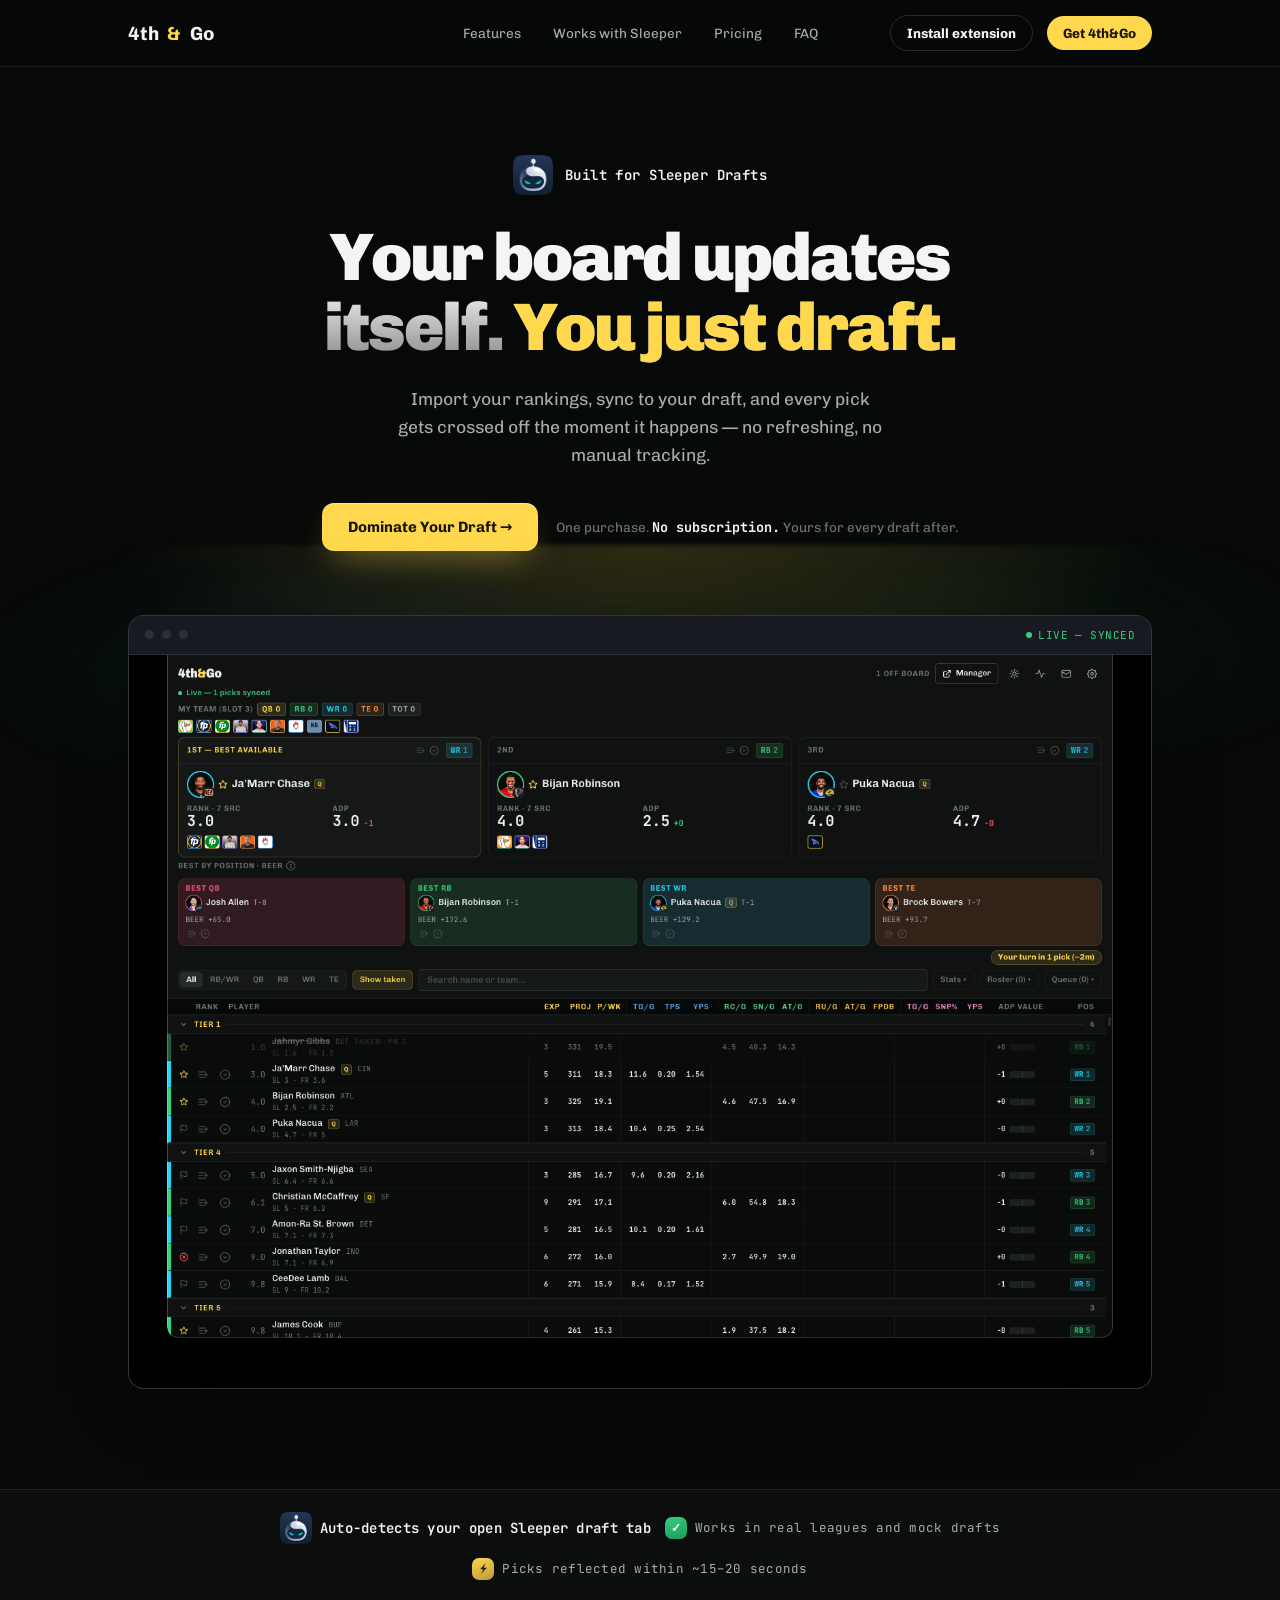
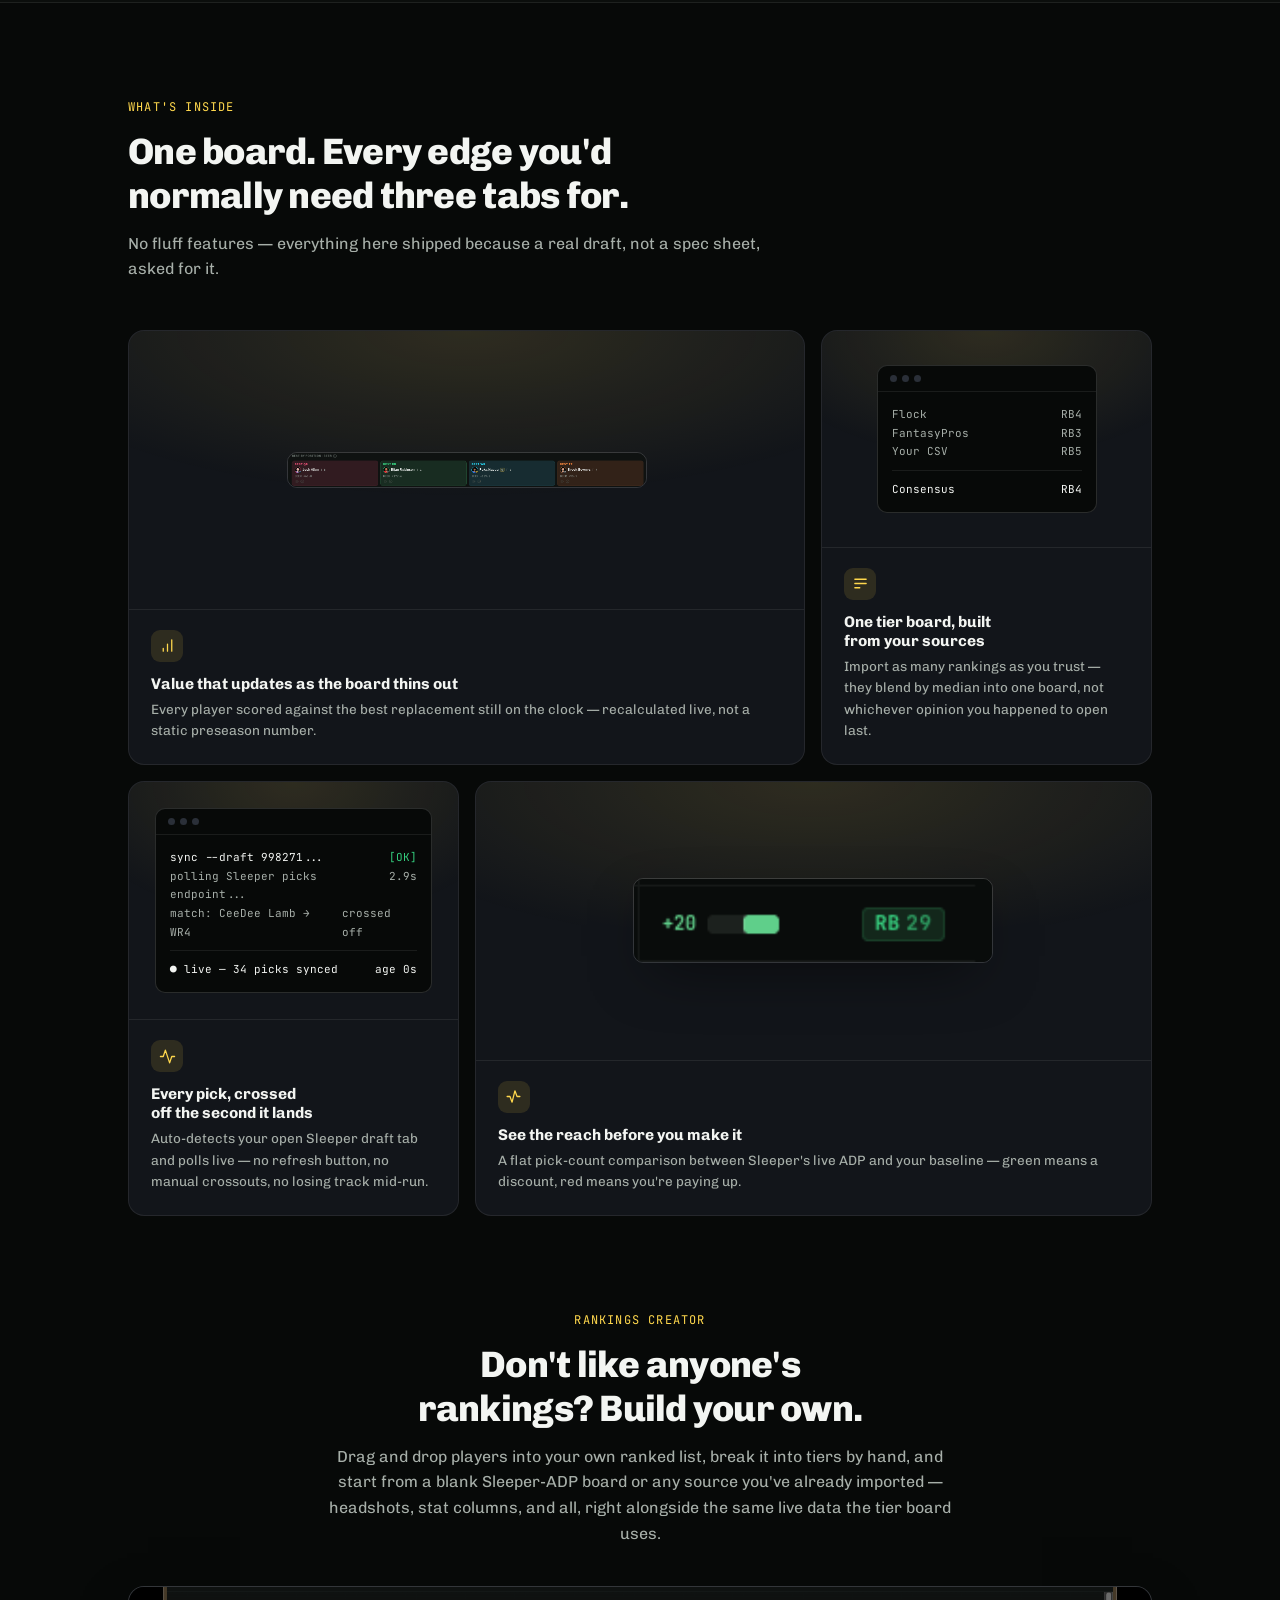
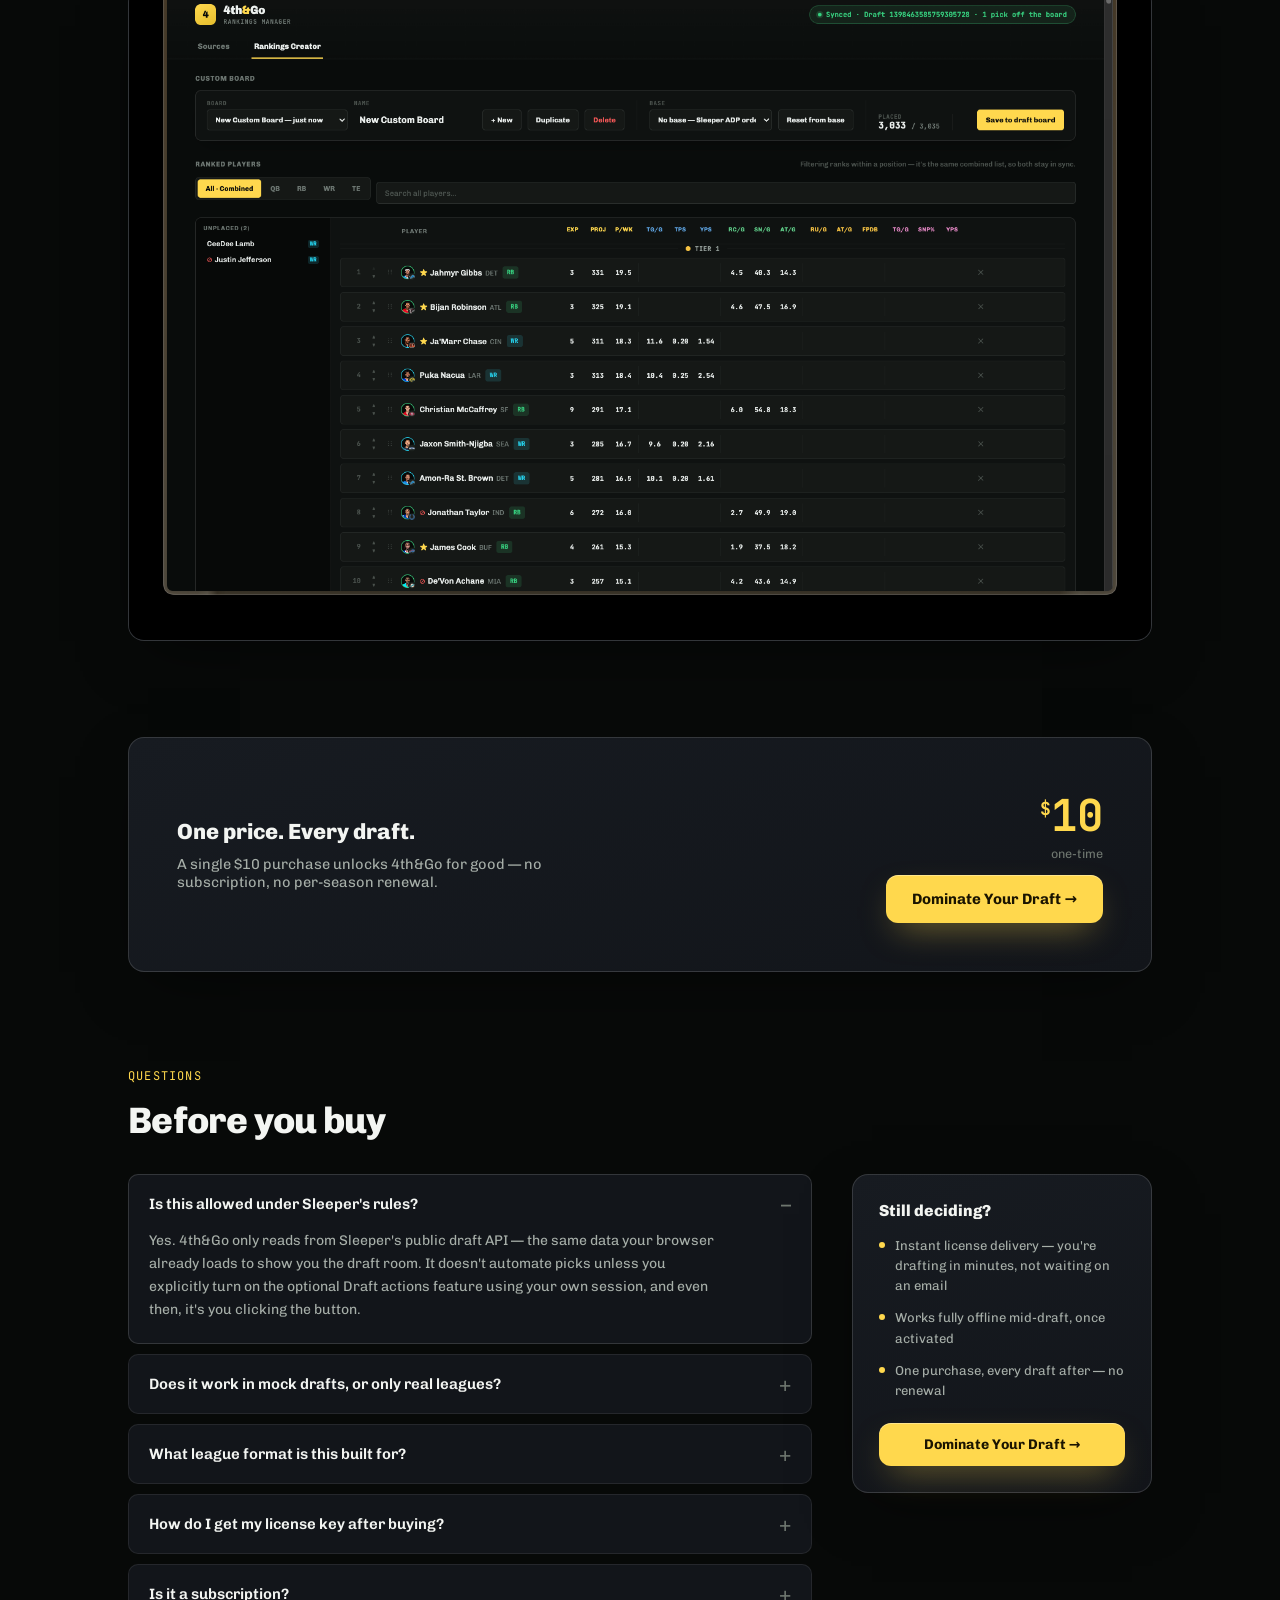
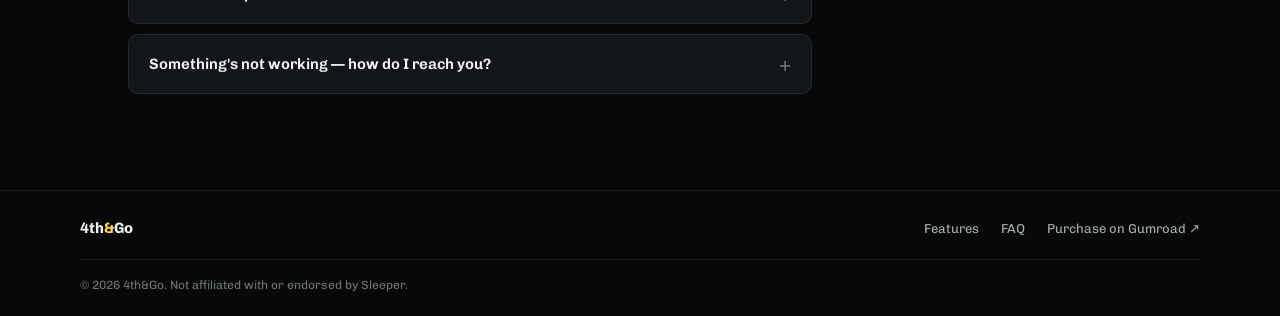
<file: index.html>
<!DOCTYPE html>
<html lang="en">
<head>
<meta charset="UTF-8">
<meta name="viewport" content="width=device-width, initial-scale=1">
<title>4th&Go</title>
<style>
/* ---------- Design plan ----------
   Color: committing to one visual world — the app's own dark ink/chalk
   "war room" palette (already shipped in the extension, see claude.md),
   not re-invented for marketing. Single-theme by choice, painted explicitly.
     --ink-950 #070908  --ink-800 #12151A  --ink-700 #1B1F26  --ink-500 #2A2F38
     --chalk   #FFD84D  (the one accent — everything else stays quiet)
     --text-hi #F3F5F2  --text-mid #A7AFA9  --text-dim #6E766F
     signal: --qb #F4527A --rb #35D07F --wr #22D3EE --te #FF8A3D
   Type: Chivo (display + body) / JetBrains Mono (data, ADP, tiers) — the
   exact pairing already live in the product, reused rather than swapped for
   a "marketing" face.
   Layout: a single-column editorial scroll — hero with the live board demo
   as its own centerpiece (not a screenshot bolted beside the headline),
   then a feature run, a Sleeper-compatibility strip, pricing, footer.
------------------------------------ */
@import url('https://fonts.googleapis.com/css2?family=Chivo:ital,wght@0,400;0,500;0,700;0,900;1,400&family=JetBrains+Mono:wght@400;500;700&display=swap');

:root{
  --ink-950:#070908; --ink-900:#0B0E0C; --ink-800:#12151A; --ink-750:#171B21;
  --ink-700:#1B1F26; --ink-600:#232830; --ink-500:#2A2F38; --ink-400:#3A4048;
  --line: rgba(255,255,255,.08); --line-strong: rgba(255,255,255,.14);
  --chalk:#FFD84D; --chalk-dim:#B99A3B; --chalk-a12: rgba(255,216,77,.12);
  --text-hi:#F3F5F2; --text-mid:#A7AFA9; --text-dim:#6E766F;
  --qb:#F4527A; --rb:#35D07F; --wr:#22D3EE; --te:#FF8A3D;
  --radius-sm:6px; --radius-md:10px; --radius-lg:16px;
  --shadow-card: 0 20px 60px -20px rgba(0,0,0,.6);
  --ease-out: cubic-bezier(0.23,1,0.32,1);
  --font-display: "Chivo", system-ui, sans-serif;
  --font-mono: "JetBrains Mono", ui-monospace, monospace;
}
*{box-sizing:border-box;}
html{background:var(--ink-950); scroll-behavior:smooth;}
/* Anchor targets need this — without it, a jump lands the section's true
   top flush with the viewport top, but the sticky nav then overlaps the
   first ~66px of it, which reads as "scrolled too far." */
#features, #sleeper, #pricing, #faq{ scroll-margin-top:82px; }
@media (prefers-reduced-motion: reduce){ html{ scroll-behavior:auto; } }
body{
  margin:0; background:var(--ink-950); color:var(--text-hi);
  font-family:var(--font-display); -webkit-font-smoothing:antialiased;
  overflow-x:hidden;
}
img,svg{max-width:100%;}
.wrap{max-width:1120px; margin:0 auto; padding:0 clamp(20px,4vw,48px);}
a{color:inherit;}
h1,h2,h3{text-wrap:balance; margin:0;}
p{margin:0;}

/* ---------- nav ---------- */
.nav{
  position:sticky; top:0; z-index:40; backdrop-filter:blur(14px) saturate(140%);
  background:rgba(7,9,8,.72); border-bottom:1px solid var(--line);
}
.navRow{ position:relative; display:flex; align-items:center; justify-content:space-between; height:66px; }
.brand{ display:flex; align-items:center; gap:9px; font-weight:700; font-size:19px; letter-spacing:-.01em; }
.brand .amp{ color:var(--chalk); }
.navLinks{
  display:flex; align-items:center; gap:32px; position:absolute; left:50%; top:50%;
  transform:translate(-50%,-50%);
}
.navLinks a{
  font-size:13.5px; color:var(--text-mid); text-decoration:none; transition:color 160ms var(--ease-out);
}
.navLinks a:hover{ color:var(--text-hi); }
.navRight{ display:flex; align-items:center; gap:14px; }
.navCta{
  display:inline-flex; align-items:center; gap:8px; background:var(--chalk); color:#1a1400;
  font-weight:700; font-size:13.5px; padding:9px 16px; border-radius:999px; text-decoration:none;
  transition:transform 160ms var(--ease-out), background-color 160ms var(--ease-out);
}
.navCta:hover{ background:#FFE27A; }
.navCta:active{ transform:scale(.97); }
/* Secondary CTA — install link (unpacked/beta today, Chrome Web Store
   later, see INSTALL_URL in the script below). Outline style on purpose:
   this is the free/manual path, the gold button is the actual purchase —
   they shouldn't compete for attention. */
.navCtaGhost{
  background:transparent; color:var(--text-hi); border:1px solid var(--line-strong);
}
.navCtaGhost:hover{ background:var(--ink-700); }
.navMenuBtn{ display:none; background:none; border:none; color:var(--text-hi); padding:6px; cursor:pointer; }
.navMenuBtn svg{ width:22px; height:22px; stroke:currentColor; fill:none; stroke-width:2; stroke-linecap:round; }
@media (max-width:760px){
  .navLinks{ display:none; }
  .navRight .navCta{ display:none; }
  .navMenuBtn{ display:inline-flex; }
}
.mobileMenu{
  display:none; border-top:1px solid var(--line); background:rgba(7,9,8,.97);
}
.mobileMenu.open{ display:block; }
.mobileMenu .wrap{ padding:18px clamp(20px,4vw,48px) 22px; display:flex; flex-direction:column; gap:16px; }
.mobileMenu a{ font-size:14.5px; color:var(--text-mid); text-decoration:none; }
.mobileMenu .navCta{ align-self:flex-start; margin-top:6px; }

/* ---------- hero ---------- */
.hero{ padding:88px 0 0; position:relative; text-align:center; }
.hero::before{
  content:""; position:absolute; inset:-160px 0 auto 0; height:640px; z-index:-1; pointer-events:none;
  background:radial-gradient(50% 55% at 50% 10%, rgba(255,216,77,.14), transparent 70%);
}
.eyebrow{
  display:inline-flex; align-items:center; gap:8px; font-family:var(--font-mono); font-size:12px;
  letter-spacing:.06em; color:var(--text-mid); background:var(--ink-750);
  border:1px solid var(--line-strong); padding:7px 14px; border-radius:999px; margin-bottom:28px;
}
.eyebrow .dot{ width:6px; height:6px; border-radius:50%; background:var(--rb); box-shadow:0 0 0 3px rgba(53,208,127,.2); flex:none; }

/* Sits above the headline — the "made for Sleeper" trust signal, first
   thing read on the page. Neutral "S" mark, not Sleeper's actual logo
   asset (that's their trademark — see landing brief notes). */
.sleeperLine{
  display:inline-flex; align-items:center; gap:12px; font-family:var(--font-mono); font-size:14px;
  font-weight:600; letter-spacing:.03em; color:var(--text-hi); margin-bottom:28px;
}
.sleeperMark{ width:40px; height:40px; display:block; flex:none; }
.sleeperLineDot{ width:3px; height:3px; border-radius:50%; background:var(--text-dim); flex:none; }
.heroInner{ max-width:760px; margin:0 auto; }
h1.headline{
  font-size:clamp(2.6rem, 5.4vw, 4.2rem); line-height:1.04; letter-spacing:-.03em; font-weight:900;
  background:linear-gradient(180deg, var(--text-hi) 45%, rgba(243,245,242,.55));
  -webkit-background-clip:text; background-clip:text; -webkit-text-fill-color:transparent;
}
h1.headline .accent{
  background:none; -webkit-text-fill-color:var(--chalk); color:var(--chalk);
}
.subhead{
  margin:22px auto 0; font-size:17.5px; line-height:1.6; color:var(--text-mid); max-width:44ch;
}
.heroActions{ display:flex; align-items:center; justify-content:center; gap:18px; margin-top:34px; flex-wrap:wrap; }
.btnPrimary{
  display:inline-flex; align-items:center; gap:10px; background:var(--chalk); color:#1a1400; font-weight:700;
  font-size:15px; padding:15px 26px; border-radius:12px; text-decoration:none;
  box-shadow:0 1px 0 rgba(255,255,255,.35) inset, 0 14px 34px -12px rgba(255,216,77,.5);
  transition:transform 160ms var(--ease-out), box-shadow 160ms var(--ease-out);
}
.btnPrimary:hover{ transform:translateY(-1px) scale(1.02); }
.btnPrimary:active{ transform:scale(.97); }
.priceNote{ font-size:13.5px; color:var(--text-dim); }
.priceNote b{ color:var(--text-hi); font-family:var(--font-mono); font-weight:700; }

.heroStage{ position:relative; max-width:1120px; margin:64px auto 0; padding-bottom:100px; }
.heroGlow{
  position:absolute; left:50%; top:-8%; transform:translateX(-50%); width:130%; height:420px; z-index:0;
  background:radial-gradient(ellipse 60% 60% at 50% 0%, rgba(255,216,77,.16), transparent 65%),
             radial-gradient(ellipse 45% 50% at 30% 30%, rgba(34,211,238,.08), transparent 70%),
             radial-gradient(ellipse 45% 50% at 72% 25%, rgba(53,208,127,.08), transparent 70%);
  filter:blur(2px); pointer-events:none;
}
.heroStage .boardShell{ position:relative; z-index:1; text-align:left; }

/* ---------- board demo (the centerpiece) ---------- */
.boardShell{
  background:var(--ink-800); border:1px solid var(--line-strong); border-radius:var(--radius-lg);
  box-shadow:var(--shadow-card); overflow:hidden; position:relative;
}
.boardTop{
  display:flex; align-items:center; gap:8px; padding:12px 16px; border-bottom:1px solid var(--line);
  background:var(--ink-750);
}
.trafficDot{ width:9px; height:9px; border-radius:50%; background:var(--ink-500); }
.boardTop .liveTag{
  margin-left:auto; display:flex; align-items:center; gap:6px; font-family:var(--font-mono); font-size:11px;
  color:var(--rb); letter-spacing:.04em;
}
.boardTop .liveTag .pulse{ width:6px; height:6px; border-radius:50%; background:var(--rb); animation:pulse 1.8s ease-in-out infinite; }
@keyframes pulse{ 0%,100%{ opacity:1; transform:scale(1);} 50%{ opacity:.4; transform:scale(.7);} }
.boardShot{ display:block; width:100%; height:auto; }
@media (prefers-reduced-motion: reduce){ .pulse{ animation:none !important; } }

/* Real product screenshots inside a feature card's mock slot — same frame
   treatment (radial glow backdrop) the illustrative mono-mocks used, so
   swapping a card from illustration to a real screenshot doesn't create a
   visual seam between cards that still use one. */
.featShot{ width:100%; max-width:360px; border-radius:10px; border:1px solid var(--line-strong); box-shadow:var(--shadow-card); }

/* Rankings Creator showcase — stacked, full-width, same "big screenshot
   as the centerpiece" treatment the hero uses, not a cramped side-by-side
   where the actual screenshot ends up small. Copy is centered above,
   capped to a readable line length; the screenshot below gets the full
   section width so the tool is actually legible, not a thumbnail. */
.creatorShowcase{ display:flex; flex-direction:column; align-items:center; text-align:center; }
.creatorCopy{ max-width:640px; }
.creatorCopy .sectionTitle{ margin-top:14px; }
.creatorCopy .sectionSub{ margin-top:14px; }
.creatorShotWrap{
  margin-top:40px; width:100%; border-radius:var(--radius-lg); overflow:hidden;
  border:1px solid var(--line-strong); box-shadow:var(--shadow-card); background:var(--ink-800);
}
.creatorShot{ display:block; width:100%; height:auto; }

/* ---------- sleeper strip ---------- */
.sleeperStrip{
  border-top:1px solid var(--line); border-bottom:1px solid var(--line); background:var(--ink-900);
  padding:22px 0;
}
.sleeperRow{ display:flex; align-items:center; justify-content:center; gap:14px; flex-wrap:wrap; text-align:center; }
.sleeperBadge{
  display:inline-flex; align-items:center; gap:8px; font-family:var(--font-mono); font-size:12.5px;
  color:var(--text-mid); letter-spacing:.02em;
}
.sleeperBadge .mark{
  width:22px; height:22px; border-radius:7px;
  display:inline-flex; align-items:center; justify-content:center; font-weight:900; font-size:12px; color:#fff;
}
.sleeperBadge .mark.logo{ background:none; width:32px; height:32px; }
.sleeperBadge .mark.logo img{ width:100%; height:100%; display:block; }
.sleeperBadge:has(.logo){ font-size:14px; font-weight:600; color:var(--text-hi); }

/* ---------- features ---------- */
.section{ padding:96px 0; }
.sectionHead{ max-width:640px; margin-bottom:48px; }
.kicker{ font-family:var(--font-mono); font-size:12px; letter-spacing:.1em; text-transform:uppercase; color:var(--chalk); margin-bottom:14px; }
h2.sectionTitle{ font-size:clamp(1.7rem,3vw,2.3rem); font-weight:800; letter-spacing:-.02em; }
.sectionSub{ margin-top:14px; font-size:16px; line-height:1.6; color:var(--text-mid); }

/* Bento grid — 2 large (2/3 width) + 2 standard cards, each led by a small
   mono "readout" mock specific to that feature (not a generic icon), same
   idea as the reference bento but the mockups are real 4th&Go mechanics —
   a sync-timing readout, a value calc, an ADP delta, a drag-reorder mock —
   not a stock terminal/API demo. */
.featGrid{ display:grid; grid-template-columns:repeat(3,1fr); grid-auto-rows:1fr; gap:16px; }
@media (max-width:860px){ .featGrid{ grid-template-columns:repeat(2,1fr); } }
@media (max-width:600px){ .featGrid{ grid-template-columns:1fr; } }
.featCard{
  grid-column:span 1; display:flex; flex-direction:column; min-height:300px; overflow:hidden;
  background:var(--ink-800); border:1px solid var(--line); border-radius:var(--radius-lg);
  position:relative; transition:border-color 200ms var(--ease-out), transform 200ms var(--ease-out);
}
.featCard.wide{ grid-column:span 2; }
@media (max-width:860px){ .featCard.wide{ grid-column:span 2; } }
@media (max-width:600px){ .featCard.wide{ grid-column:span 1; } }
@media (hover:hover) and (pointer:fine){
  .featCard:hover{ border-color:var(--line-strong); transform:translateY(-2px); }
  /* Spotlight — a cursor-following radial glow, ::before so it never
     competes with the card's real content/stacking. --mx/--my are set
     from pointermove in JS; opacity only turns on while actually hovered,
     so it costs nothing (no repaint) everywhere else. Fine-pointer/hover
     gated per the design-review checklist — this is decorative, and
     decorative motion has no business faking a hover state on touch. */
  .featCard::before{
    content:""; position:absolute; inset:0; z-index:0; opacity:0; pointer-events:none;
    background:radial-gradient(220px circle at var(--mx,50%) var(--my,50%), rgba(255,216,77,.10), transparent 70%);
    transition:opacity 300ms var(--ease-out);
  }
  .featCard:hover::before{ opacity:1; }
}
.featMock, .featBody{ position:relative; z-index:1; }
.featMock{
  flex:1; display:flex; align-items:center; justify-content:center; padding:26px;
  background:radial-gradient(120% 100% at 50% 0%, var(--chalk-a12), transparent 60%);
}
.featBody{ border-top:1px solid var(--line); padding:20px 22px 22px; }
.featIcon{
  width:32px; height:32px; border-radius:9px; display:inline-flex; align-items:center; justify-content:center;
  background:var(--chalk-a12); color:var(--chalk); margin-bottom:12px;
}
.featIcon svg{ width:17px; height:17px; stroke:currentColor; fill:none; stroke-width:1.8; stroke-linecap:round; stroke-linejoin:round; }
.featCard h3{ font-size:15.5px; font-weight:700; margin-bottom:6px; }
.featCard p{ font-size:13.5px; line-height:1.6; color:var(--text-mid); }

/* mono mock elements shared across the bento cards */
.mockPanel{
  width:100%; max-width:360px; border:1px solid var(--line-strong); border-radius:10px;
  background:var(--ink-950); font-family:var(--font-mono); font-size:11px; line-height:1.7; overflow:hidden;
}
.mockPanel .mockTop{ display:flex; gap:5px; padding:9px 12px; border-bottom:1px solid var(--line); }
.mockPanel .mockTop i{ width:7px; height:7px; border-radius:50%; background:var(--ink-500); display:block; }
.mockPanel .mockBody{ padding:13px 14px; color:var(--text-mid); }
.mockPanel .mockBody .hi{ color:var(--text-hi); }
.mockRow{ display:flex; justify-content:space-between; gap:10px; }
.mockRule{ height:1px; background:var(--line); margin:9px 0; }
.mockOk{ color:var(--rb); }

/* ---------- pricing ---------- */
.priceCard{
  background:linear-gradient(160deg, var(--ink-750), var(--ink-800));
  border:1px solid var(--line-strong); border-radius:var(--radius-lg); padding:48px;
  display:flex; align-items:center; justify-content:space-between; gap:32px; flex-wrap:wrap;
  box-shadow:var(--shadow-card);
}
.priceLeft h3{ font-size:22px; font-weight:800; }
.priceLeft p{ margin-top:10px; color:var(--text-mid); font-size:14.5px; max-width:42ch; }
.priceTag{ font-family:var(--font-mono); font-size:44px; font-weight:700; color:var(--chalk); }
.priceTag sup{ font-size:18px; top:-1.2em; }
.priceSub{ font-size:12.5px; color:var(--text-dim); margin-top:2px; }

/* ---------- FAQ (native <details>/<summary> — no JS, works everywhere,
   accessible by default) ---------- */
.faqGrid{ display:grid; grid-template-columns: 1fr 300px; gap:40px; align-items:start; }
@media (max-width:860px){ .faqGrid{ grid-template-columns:1fr; } }
.faqList{ display:flex; flex-direction:column; gap:10px; }
.faqSide{ position:sticky; top:100px; }
@media (max-width:860px){ .faqSide{ position:static; } }
.faqSideCard{
  background:linear-gradient(160deg, var(--ink-750), var(--ink-800)); border:1px solid var(--line-strong);
  border-radius:var(--radius-lg); padding:26px; box-shadow:var(--shadow-card);
}
.faqSideCard h3{ font-size:16px; font-weight:800; margin-bottom:16px; }
.faqSideList{ list-style:none; margin:0 0 22px; padding:0; display:flex; flex-direction:column; gap:12px; }
.faqSideList li{ display:flex; gap:10px; font-size:13px; line-height:1.55; color:var(--text-mid); }
.faqSideDot{ width:6px; height:6px; border-radius:50%; background:var(--chalk); margin-top:6px; flex:none; }
.faqSideCta{ width:100%; justify-content:center; font-size:14px; padding:13px 20px; }
.faqItem{
  background:var(--ink-800); border:1px solid var(--line); border-radius:var(--radius-md);
  padding:4px 20px; transition:border-color 160ms var(--ease-out);
}
.faqItem[open]{ border-color:var(--line-strong); }
.faqItem summary{
  list-style:none; cursor:pointer; padding:16px 28px 16px 0; position:relative;
  font-size:15px; font-weight:600; color:var(--text-hi);
}
.faqItem summary::-webkit-details-marker{ display:none; }
.faqItem summary::after{
  content:"+"; position:absolute; right:0; top:50%; transform:translateY(-50%);
  font-size:20px; font-weight:400; color:var(--text-dim); transition:transform 200ms var(--ease-out);
}
.faqItem[open] summary::after{ content:"–"; }
.faqAns{ padding:0 0 18px; font-size:14px; line-height:1.65; color:var(--text-mid); max-width:64ch; }

/* ---------- footer ---------- */
footer{ border-top:1px solid var(--line); padding:28px 0 0; }
.footRow{ display:flex; align-items:center; justify-content:space-between; gap:16px; flex-wrap:wrap; font-size:13px; color:var(--text-dim); padding:0 0 22px; }
.footRow a{ text-decoration:none; color:var(--text-mid); transition:color 160ms var(--ease-out); }
.footRow a:hover{ color:var(--text-hi); }
.footBrand{ font-weight:700; font-size:15px; letter-spacing:-.01em; color:var(--text-hi); }
.footBrand .amp{ color:var(--chalk); }
.footLinks{ display:flex; gap:22px; flex-wrap:wrap; }
.footRowSub{ border-top:1px solid var(--line); padding:18px 0 24px; font-size:12px; }
</style>
</head>
<body>

<div class="nav">
  <div class="wrap navRow">
    <div class="brand">4th<span class="amp">&amp;</span>Go</div>
    <div class="navLinks">
      <a href="#features">Features</a>
      <a href="#sleeper">Works with Sleeper</a>
      <a href="#pricing">Pricing</a>
      <a href="#faq">FAQ</a>
    </div>
    <div class="navRight">
      <a class="navCta navCtaGhost install-link" href="#" target="_blank" rel="noopener">Install extension</a>
      <a class="navCta" href="https://rithmada.gumroad.com/l/fourthandgo?wanted=true" target="_blank" rel="noopener">Get 4th&amp;Go</a>
      <button class="navMenuBtn" id="menuBtn" aria-label="Toggle menu" aria-expanded="false">
        <svg id="menuIconOpen" viewBox="0 0 24 24"><line x1="4" x2="20" y1="7" y2="7"/><line x1="4" x2="20" y1="12" y2="12"/><line x1="4" x2="20" y1="17" y2="17"/></svg>
        <svg id="menuIconClose" viewBox="0 0 24 24" style="display:none"><path d="M18 6 6 18"/><path d="m6 6 12 12"/></svg>
      </button>
    </div>
  </div>
  <div class="mobileMenu" id="mobileMenu">
    <div class="wrap">
      <a href="#features">Features</a>
      <a href="#sleeper">Works with Sleeper</a>
      <a href="#pricing">Pricing</a>
      <a href="#faq">FAQ</a>
      <a class="navCta navCtaGhost install-link" href="#" target="_blank" rel="noopener">Install extension</a>
      <a class="navCta" href="https://rithmada.gumroad.com/l/fourthandgo?wanted=true" target="_blank" rel="noopener">Get 4th&amp;Go</a>
    </div>
  </div>
</div>

<section class="hero">
  <div class="wrap heroInner">
    <span class="sleeperLine">
      <img class="sleeperMark" src="[data-uri]" alt="" aria-hidden="true">
      Built for Sleeper Drafts
    </span>
    <h1 class="headline">Your board updates itself. <span class="accent">You just draft.</span></h1>
    <p class="subhead">
      Import your rankings, sync to your draft, and every pick gets crossed
      off the moment it happens — no refreshing, no manual tracking.
    </p>
    <div class="heroActions">
      <a class="btnPrimary" href="https://rithmada.gumroad.com/l/fourthandgo?wanted=true" target="_blank" rel="noopener">Dominate Your Draft →</a>
      <span class="priceNote">One purchase. <b>No subscription.</b> Yours for every draft after.</span>
    </div>
  </div>

  <div class="wrap">
    <div class="heroStage">
      <div class="heroGlow" aria-hidden="true"></div>
      <div class="boardShell">
        <div class="boardTop">
          <span class="trafficDot"></span><span class="trafficDot"></span><span class="trafficDot"></span>
          <span class="liveTag"><span class="pulse"></span> LIVE — SYNCED</span>
        </div>
        <img class="boardShot" src="assets/screenshot-board.png?v=2" alt="4th&amp;Go board mid-draft, showing tiered rankings, Best Picks, and BEER value" loading="eager">
      </div>
    </div>
  </div>
</section>

<div class="sleeperStrip" id="sleeper">
  <div class="wrap sleeperRow">
    <span class="sleeperBadge"><span class="mark logo"><img src="[data-uri]" alt=""></span> Auto-detects your open Sleeper draft tab</span>
    <span class="sleeperBadge"><span class="mark" style="background:linear-gradient(160deg,var(--rb),#1f9a5c)">✓</span> Works in real leagues and mock drafts</span>
    <span class="sleeperBadge"><span class="mark" style="background:linear-gradient(160deg,var(--chalk),var(--chalk-dim));color:#1a1400">⚡</span> Picks reflected within ~15–20 seconds</span>
  </div>
</div>

<section class="section" id="features">
  <div class="wrap">
    <div class="sectionHead">
      <div class="kicker">What's inside</div>
      <h2 class="sectionTitle">One board. Every edge you'd normally need three tabs for.</h2>
      <p class="sectionSub">No fluff features — everything here shipped because a real draft, not a spec sheet, asked for it.</p>
    </div>
    <div class="featGrid">
      <div class="featCard wide">
        <div class="featMock">
          <img class="featShot" src="assets/screenshot-beer.png?v=2" alt="BEER value grid showing the best available player by position">
        </div>
        <div class="featBody">
          <div class="featIcon"><svg viewBox="0 0 24 24"><path d="M12 20V10M18 20V4M6 20v-4"/></svg></div>
          <h3>Value that updates as the board thins out</h3>
          <p>Every player scored against the best replacement still on the clock — recalculated live, not a static preseason number.</p>
        </div>
      </div>

      <div class="featCard">
        <div class="featMock">
          <div class="mockPanel" style="max-width:220px">
            <div class="mockTop"><i></i><i></i><i></i></div>
            <div class="mockBody">
              <div class="mockRow"><span>Flock</span><span>RB4</span></div>
              <div class="mockRow"><span>FantasyPros</span><span>RB3</span></div>
              <div class="mockRow"><span>Your CSV</span><span>RB5</span></div>
              <div class="mockRule"></div>
              <div class="mockRow hi"><span>Consensus</span><span>RB4</span></div>
            </div>
          </div>
        </div>
        <div class="featBody">
          <div class="featIcon"><svg viewBox="0 0 24 24"><path d="M4 6h16M4 12h16M4 18h7"/></svg></div>
          <h3>One tier board, built from your sources</h3>
          <p>Import as many rankings as you trust — they blend by median into one board, not whichever opinion you happened to open last.</p>
        </div>
      </div>

      <div class="featCard">
        <div class="featMock">
          <div class="mockPanel">
            <div class="mockTop"><i></i><i></i><i></i></div>
            <div class="mockBody">
              <div class="mockRow"><span class="hi">sync --draft 998271...</span><span class="mockOk">[OK]</span></div>
              <div class="mockRow"><span>polling Sleeper picks endpoint...</span><span>2.9s</span></div>
              <div class="mockRow"><span>match: CeeDee Lamb → WR4</span><span>crossed off</span></div>
              <div class="mockRule"></div>
              <div class="mockRow hi"><span>● live — 34 picks synced</span><span>age 0s</span></div>
            </div>
          </div>
        </div>
        <div class="featBody">
          <div class="featIcon"><svg viewBox="0 0 24 24"><path d="M22 12h-4l-3 9L9 3l-3 9H2"/></svg></div>
          <h3>Every pick, crossed off the second it lands</h3>
          <p>Auto-detects your open Sleeper draft tab and polls live — no refresh button, no manual crossouts, no losing track mid-run.</p>
        </div>
      </div>

      <div class="featCard wide">
        <div class="featMock">
          <img class="featShot" src="assets/screenshot-adpvalue.png?v=2" alt="ADP value delta showing a real discount versus baseline rankings">
        </div>
        <div class="featBody">
          <div class="featIcon"><svg viewBox="0 0 24 24"><path d="M3 12h4l3 8 4-16 3 8h4"/></svg></div>
          <h3>See the reach before you make it</h3>
          <p>A flat pick-count comparison between Sleeper's live ADP and your baseline — green means a discount, red means you're paying up.</p>
        </div>
      </div>
    </div>
  </div>
</section>

<section class="section" style="padding-top:0">
  <div class="wrap">
    <div class="creatorShowcase">
      <div class="creatorCopy">
        <div class="kicker">Rankings Creator</div>
        <h2 class="sectionTitle">Don't like anyone's rankings? Build your own.</h2>
        <p class="sectionSub">Drag and drop players into your own ranked list, break it into tiers by hand, and start from a blank Sleeper-ADP board or any source you've already imported — headshots, stat columns, and all, right alongside the same live data the tier board uses.</p>
      </div>
      <div class="creatorShotWrap">
        <img class="creatorShot" src="assets/screenshot-creator.png?v=2" alt="Rankings Creator — drag-and-drop custom board with tiers, headshots, and stat columns" loading="eager">
      </div>
    </div>
  </div>
</section>

<section class="section" id="pricing" style="padding-top:0">
  <div class="wrap">
    <div class="priceCard">
      <div class="priceLeft">
        <h3>One price. Every draft.</h3>
        <p>A single $10 purchase unlocks 4th&amp;Go for good — no subscription, no per-season renewal.</p>
      </div>
      <div style="text-align:right">
        <div class="priceTag"><sup>$</sup>10</div>
        <div class="priceSub">one-time</div>
        <a class="btnPrimary" style="margin-top:14px" href="https://rithmada.gumroad.com/l/fourthandgo?wanted=true" target="_blank" rel="noopener">Dominate Your Draft →</a>
      </div>
    </div>
  </div>
</section>

<section class="section" id="faq" style="padding-top:0">
  <div class="wrap">
    <div class="sectionHead" style="margin-bottom:32px">
      <div class="kicker">Questions</div>
      <h2 class="sectionTitle">Before you buy</h2>
    </div>
    <div class="faqGrid">
      <div class="faqList">
        <details class="faqItem" open>
          <summary>Is this allowed under Sleeper's rules?</summary>
          <div class="faqAns">Yes. 4th&amp;Go only reads from Sleeper's public draft API — the same data your browser already loads to show you the draft room. It doesn't automate picks unless you explicitly turn on the optional Draft actions feature using your own session, and even then, it's you clicking the button.</div>
        </details>
        <details class="faqItem">
          <summary>Does it work in mock drafts, or only real leagues?</summary>
          <div class="faqAns">Both. Sleeper's draft API works identically for mock and real drafts, so 4th&amp;Go syncs to either — mock drafts are actually the easiest way to try it out risk-free before your real draft.</div>
        </details>
        <details class="faqItem">
          <summary>What league format is this built for?</summary>
          <div class="faqAns">A 10-team, full PPR, 1QB/2RB/2WR/1TE/2FLEX league with no kicker or defense — the board, tiers, and value calculations are all tuned around that shape. It'll still track picks and consensus rankings for other formats, but the BEER/VBD replacement-level numbers assume this league shape specifically.</div>
        </details>
        <details class="faqItem">
          <summary>How do I get my license key after buying?</summary>
          <div class="faqAns">Your license key is generated and delivered automatically right after checkout — no waiting on us. Paste it into the extension's lock screen once, and it's verified and cached locally, so it keeps working offline for every draft after.</div>
        </details>
        <details class="faqItem">
          <summary>Is it a subscription?</summary>
          <div class="faqAns">No. It's a single $10 purchase that unlocks the extension for good. No renewal, no per-season fee.</div>
        </details>
        <details class="faqItem">
          <summary>Something's not working — how do I reach you?</summary>
          <div class="faqAns">Use the feedback button built into the extension's header (a mail icon, no email client needed) — it goes straight to the developer. Bug reports and feature requests both welcome.</div>
        </details>
      </div>

      <aside class="faqSide">
        <div class="faqSideCard">
          <h3>Still deciding?</h3>
          <ul class="faqSideList">
            <li><span class="faqSideDot"></span> Instant license delivery — you're drafting in minutes, not waiting on an email</li>
            <li><span class="faqSideDot"></span> Works fully offline mid-draft, once activated</li>
            <li><span class="faqSideDot"></span> One purchase, every draft after — no renewal</li>
          </ul>
          <a class="btnPrimary faqSideCta" href="https://rithmada.gumroad.com/l/fourthandgo?wanted=true" target="_blank" rel="noopener">Dominate Your Draft →</a>
        </div>
      </aside>
    </div>
  </div>
</section>

<footer>
  <div class="wrap footRow">
    <div class="footBrand">4th<span class="amp">&amp;</span>Go</div>
    <div class="footLinks">
      <a href="#features">Features</a>
      <a href="#faq">FAQ</a>
      <a href="https://rithmada.gumroad.com/l/fourthandgo?wanted=true" target="_blank" rel="noopener">Purchase on Gumroad ↗</a>
    </div>
  </div>
  <div class="wrap footRow footRowSub">
    <span>© 2026 4th&amp;Go. Not affiliated with or endorsed by Sleeper.</span>
  </div>
</footer>

<!-- Gumroad's overlay script — once loaded, it intercepts clicks on any
     link pointing at a Gumroad product on this page and opens checkout as
     a modal directly here, instead of navigating away to gumroad.com. The
     `?wanted=true` on our buy links stays in place as a graceful fallback:
     if this script fails to load (blocked, offline), the plain link still
     goes straight to Gumroad's own checkout instead of dead-ending on
     their product page. -->
<script src="https://gumroad.com/js/gumroad.js"></script>

<script>
// ---------- Asset cache-busting ----------
// GitHub Pages sits behind a CDN, and browsers cache images aggressively —
// after replacing an asset file (e.g. re-cropping a screenshot) under the
// SAME filename, viewers can keep seeing the old bytes for a while. Every
// screenshot <img> src above carries a "?v=N" query param specifically so
// a content change forces a fresh fetch. Bump every "?v=N" in this file by
// one whenever an existing asset filename's content changes (a brand new
// filename doesn't need this, only an overwrite of one already deployed).

// ---------- Install link config ----------
// Swap this ONE line when the Chrome Web Store listing goes live — every
// "Install extension" link on the page (desktop + mobile nav) reads from
// this constant, so there's only ever one place to update.
// Beta phase (now): point at a GitHub Release zip of the unpacked extension.
// Live phase (later): the Chrome Web Store listing URL.
const INSTALL_URL = "https://github.com/rithvikmada/sleeper-draft-assistant-chrome-extension/releases/latest";
document.querySelectorAll('.install-link').forEach(function(a){ a.href = INSTALL_URL; });

(function(){
  // Spotlight card effect — only wired on fine-pointer/hover devices, so
  // touch never pays the pointermove cost for a visual it'll never see.
  if (!window.matchMedia('(hover: hover) and (pointer: fine)').matches) return;
  document.querySelectorAll('.featCard').forEach(function(card){
    card.addEventListener('pointermove', function(e){
      var r = card.getBoundingClientRect();
      card.style.setProperty('--mx', (e.clientX - r.left) + 'px');
      card.style.setProperty('--my', (e.clientY - r.top) + 'px');
    });
  });
})();
(function(){
  var menuBtn = document.getElementById('menuBtn');
  var mobileMenu = document.getElementById('mobileMenu');
  var iconOpen = document.getElementById('menuIconOpen');
  var iconClose = document.getElementById('menuIconClose');
  menuBtn.addEventListener('click', function(){
    var isOpen = mobileMenu.classList.toggle('open');
    menuBtn.setAttribute('aria-expanded', String(isOpen));
    iconOpen.style.display = isOpen ? 'none' : '';
    iconClose.style.display = isOpen ? '' : 'none';
  });
  mobileMenu.querySelectorAll('a').forEach(function(a){
    a.addEventListener('click', function(){
      mobileMenu.classList.remove('open');
      menuBtn.setAttribute('aria-expanded', 'false');
      iconOpen.style.display = ''; iconClose.style.display = 'none';
    });
  });
})();
</script>
</body>
</html>
</file>
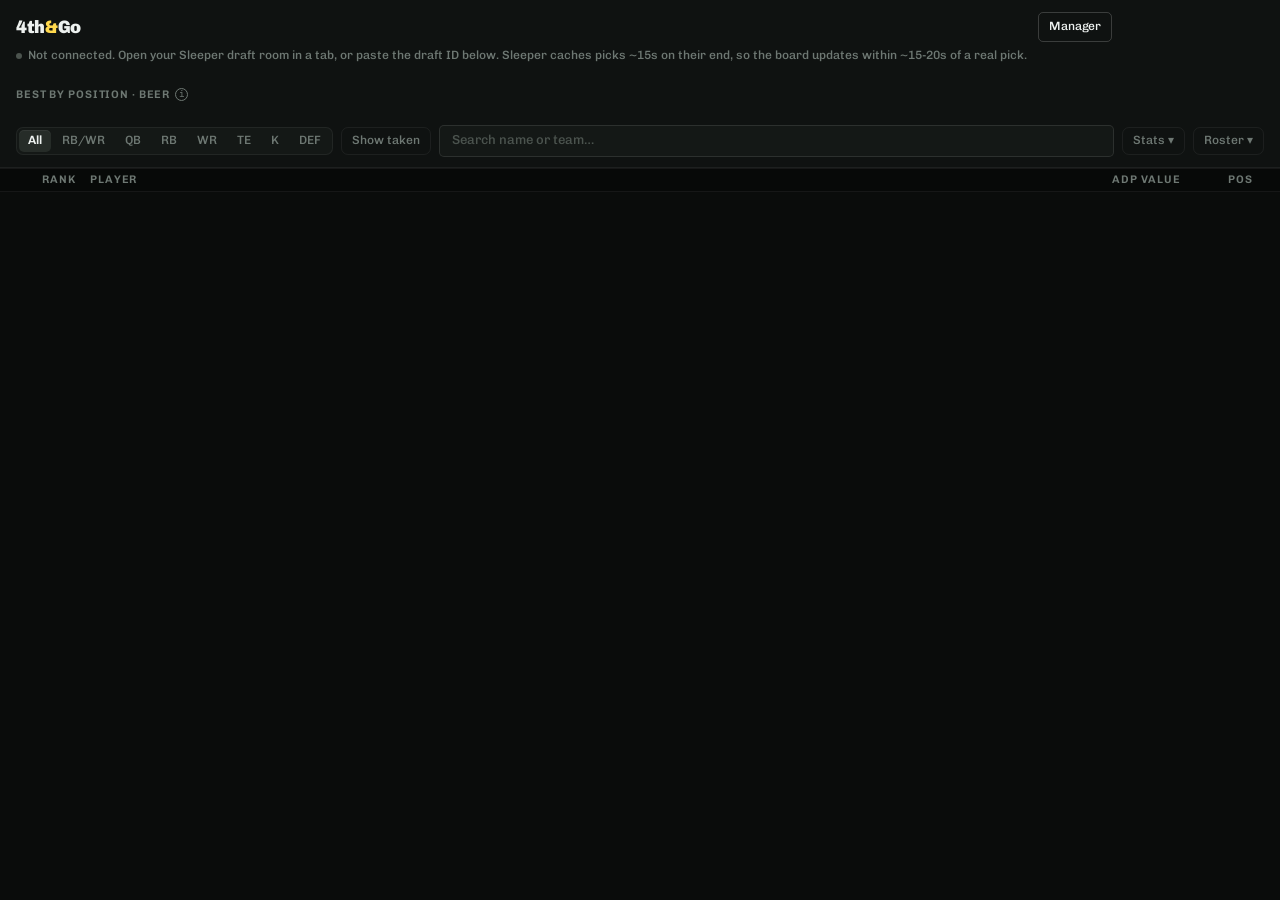
<file: panel.html>
<!DOCTYPE html>
<html>
<head>
<meta charset="utf-8">
<!-- Design system: imported from claude.ai/design project "4th&Go Draft Board
     Redesign" (file "Draft Board Wide.dc.html"). Tokens/voice below are
     transcribed from that project's _ds tokens (colors/typography/spacing/
     radii/elevation/motion) — see claude.md for the import record. This page
     no longer links theme.css: rankings-manager.html keeps the old "turf"
     theme untouched, this window gets its own self-contained stylesheet so
     the two surfaces can't bleed into each other. -->
<link rel="stylesheet" href="https://fonts.googleapis.com/css2?family=Chivo:ital,wght@0,300;0,400;0,500;0,600;0,700;0,800;0,900;1,400&family=JetBrains+Mono:wght@400;500;600;700&display=swap">
<style>
:root {
  /* ink — near-black with a faint field-green cast */
  --ink-950:#070908; --ink-900:#0A0C0B; --ink-850:#0F1211; --ink-800:#141816; --ink-750:#191E1B;
  --ink-700:#1C211E; --ink-600:#262C28; --ink-500:#343B36; --ink-400:#4B534E; --ink-300:#6E7873;
  --ink-200:#9AA5A0; --ink-100:#C9D2CD; --ink-050:#EDF1EF; --white:#FFFFFF;

  /* chalk — the primary accent */
  --chalk-700:#8C6E00; --chalk-600:#E6BE2E; --chalk-500:#FFD84D; --chalk-400:#FFE580; --chalk-300:#FFF0B8;
  --chalk-a12:rgba(255,216,77,.12); --chalk-a24:rgba(255,216,77,.24); --chalk-a40:rgba(255,216,77,.40);

  /* signal */
  --cyan-500:#22D3EE; --cyan-a12:rgba(34,211,238,.12);
  --green-500:#35D07F; --green-a12:rgba(53,208,127,.12);
  --red-500:#FF5A5A; --red-a12:rgba(255,90,90,.12);
  --orange-500:#FF8A3D; --orange-a12:rgba(255,138,61,.12);
  --violet-500:#A78BFA; --violet-a12:rgba(167,139,250,.12);

  /* position palette */
  --pos-qb:#F4527A; --pos-rb:#35D07F; --pos-wr:#22D3EE; --pos-te:#FF8A3D; --pos-flex:#FFD84D;
  --pos-qb-tint:rgba(244,82,122,.14); --pos-rb-tint:rgba(53,208,127,.14);
  --pos-wr-tint:rgba(34,211,238,.14); --pos-te-tint:rgba(255,138,61,.14);
  /* K/DEF (K/DST support, added 2026-08-26) — K reuses the violet already in
     the signal palette above; DEF gets a new steel-blue since nothing
     existing fit (this app's other hues are all already spoken for). */
  --pos-k:#A78BFA; --pos-def:#6E8CAE;
  --pos-k-tint:rgba(167,139,250,.14); --pos-def-tint:rgba(110,140,174,.14);
  /* Legacy POS_COLORS palette (shared.js) — see rankings-manager.html's copy
     of this comment for why it's a separate var set from --pos-qb/etc. */
  --legacy-pos-qb:#F5C242; --legacy-pos-rb:#5FCF8A; --legacy-pos-wr:#5FA8E8; --legacy-pos-te:#E88AC9;
  --legacy-pos-k:#A78BFA; --legacy-pos-def:#6E8CAE;

  --surface-app:var(--ink-900); --surface-panel:var(--ink-850); --surface-raised:var(--ink-800);
  --surface-row-hover:rgba(255,255,255,.04); --surface-sunken:var(--ink-950);
  --surface-scrim:rgba(7,9,8,.72); --surface-input:var(--ink-800);

  --text-primary:var(--ink-050); --text-secondary:var(--ink-200); --text-muted:var(--ink-300);
  --text-disabled:var(--ink-400); --text-accent:var(--chalk-500);

  --border-subtle:rgba(255,255,255,.06); --border-default:rgba(255,255,255,.10);
  --border-strong:rgba(255,255,255,.18); --border-accent:var(--chalk-a40);

  --accent:var(--chalk-500); --accent-hover:var(--chalk-400); --accent-press:var(--chalk-600);
  --accent-tint:var(--chalk-a12); --on-accent:var(--ink-950); --focus-ring:var(--chalk-a40);

  --value-up:var(--green-500); --value-down:var(--red-500); --value-flat:var(--ink-300);

  --font-display:"Chivo",system-ui,-apple-system,"Segoe UI",sans-serif;
  --font-body:"Chivo",system-ui,-apple-system,"Segoe UI",sans-serif;
  --font-mono:"JetBrains Mono",ui-monospace,"SF Mono",Menlo,monospace;
  --text-2xs:11px; --text-xs:12px; --text-sm:13px; --text-base:14px; --text-md:16px; --text-lg:18px; --text-xl:22px;
  --tracking-tight:-0.015em; --tracking-label:0.08em;
  --type-heading:600 var(--text-md)/1.3 var(--font-body);
  --type-body:400 var(--text-sm)/1.5 var(--font-body);
  --type-ui:500 var(--text-sm)/1.3 var(--font-body);
  --type-label:600 var(--text-2xs)/1 var(--font-body);
  --type-numeric:500 var(--text-sm)/1 var(--font-mono);
  --type-numeric-lg:700 var(--text-xl)/1 var(--font-mono);

  --space-1:4px; --space-2:8px; --space-3:12px; --space-4:16px;
  --radius-xs:3px; --radius-sm:5px; --radius-md:7px; --radius-lg:10px; --radius-xl:14px; --radius-pill:999px;
  --radius-control:var(--radius-sm); --radius-card:var(--radius-lg);

  --edge-top:inset 0 1px 0 rgba(255,255,255,.06);
  --shadow-menu:0 16px 40px -12px rgba(0,0,0,.78),0 0 0 1px rgba(255,255,255,.08);
  --ring-focus:0 0 0 3px var(--focus-ring);

  --dur-fast:140ms; --dur-base:220ms; --ease-out:cubic-bezier(.2,.8,.24,1);
  --transition-control:background-color var(--dur-fast) var(--ease-out),color var(--dur-fast) var(--ease-out),border-color var(--dur-fast) var(--ease-out),box-shadow var(--dur-fast) var(--ease-out);
  --press-scale:0.985;

  --row-height:40px;
}

/* Light mode — a straight token-swap of the same custom properties dark mode
   defines above (see themeToggleBtn / applyTheme in panel.js). Toggled via
   [data-theme] on <html>, persisted to chrome.storage (K_THEME). Spacing and
   type scale are left untouched. Position/signal colors ARE overridden below
   (added 2026-08-25, accessibility pass) — see that block's own comment for
   why: the dark-mode hues fail WCAG contrast on a white background. */
html[data-theme="light"] {
  --ink-950:#FFFFFF; --ink-900:#F7F8F7; --ink-850:#F0F2F0; --ink-800:#E7EAE7; --ink-750:#DEE2DE;
  --ink-700:#D2D7D2; --ink-600:#C2C8C2; --ink-500:#A9B0A8; --ink-400:#848C83; --ink-300:#5C645B;
  --ink-200:#3C443B; --ink-100:#242A23; --ink-050:#12160F; --white:#FFFFFF;

  --surface-app:var(--ink-900); --surface-panel:#FFFFFF; --surface-raised:#FFFFFF;
  --surface-row-hover:rgba(0,0,0,.035); --surface-sunken:var(--ink-850);
  --surface-scrim:rgba(20,24,20,.45); --surface-input:#FFFFFF;

  --text-primary:var(--ink-050); --text-secondary:var(--ink-200); --text-muted:var(--ink-300);
  --text-disabled:var(--ink-400); --text-accent:var(--chalk-700);

  --border-subtle:rgba(0,0,0,.07); --border-default:rgba(0,0,0,.13);
  --border-strong:rgba(0,0,0,.22); --border-accent:var(--chalk-a40);

  /* The dark-mode chalk-500 (#FFD84D) reads fine on near-black surfaces but
     washes out to near-invisible against a white page — the exact "yellow
     merges into the white" complaint. Every chalk step is redefined darker
     here (not just the text-accent alias) since --accent, button
     backgrounds, badges, borders, and the tierDiv/value bars all pull
     straight from --chalk-500 and its alpha variants — overriding just one
     downstream alias would've left the rest still washed out. */
  --chalk-700:#5C4600; --chalk-600:#8A6900; --chalk-500:#B08A00; --chalk-400:#CDA732; --chalk-300:#E4C568;
  --chalk-a12:rgba(176,138,0,.14); --chalk-a24:rgba(176,138,0,.30); --chalk-a40:rgba(176,138,0,.48);

  /* Position + signal colors, same reasoning as the chalk block above: the
     dark-mode hues (bright pink/green/cyan/orange/violet, tuned to read
     clearly against near-black) drop to ~1.7–3.3:1 contrast against a white
     page when used as plain text — the position label on a Best Picks card,
     "LIVE" status text, a value-delta number, an injury badge — which fails
     WCAG AA's 4.5:1 body-text minimum across the board, not as an edge case.
     Each is redefined here as a darker/more-saturated version of the SAME
     hue (verified ≥4.5:1 against white, most landing 5–6:1) rather than a
     different color, so it still reads as "that position's color" — same
     technique as the chalk override, not a new one. Their alpha-tint
     companions (--pos-*-tint, --*-a12) are intentionally left as the
     original bright-hue rgba() — those are backgrounds, not text, and stay
     as a soft wash either way; only the foreground/text role needed
     changing. Dark mode and rankings-manager.html (no light theme) are both
     completely unaffected — this block only exists under
     html[data-theme="light"]. */
  --pos-qb:#C4265B; --pos-rb:#16794A; --pos-wr:#0B7285; --pos-te:#C25400; --pos-flex:#B08A00;
  --pos-k:#6A4FD1; --pos-def:#2B5F82;
  --cyan-500:#0B7285; --green-500:#16794A; --red-500:#C22F2F; --orange-500:#C25400; --violet-500:#6A4FD1;
  --legacy-pos-qb:#8F6D00; --legacy-pos-rb:#16794A; --legacy-pos-wr:#1D5FA0; --legacy-pos-te:#A83E86;
  --legacy-pos-k:#6A4FD1; --legacy-pos-def:#2B5F82;

  --on-accent:#1A1400;

  --edge-top:inset 0 1px 0 rgba(255,255,255,.5);
  --shadow-menu:0 16px 40px -12px rgba(20,24,20,.28),0 0 0 1px rgba(0,0,0,.08);
}

* { box-sizing: border-box; }
html { -webkit-text-size-adjust: 100%; }
/* html/body used to just grow with content and rely on the whole page
   scrolling — on a short window (the popup can be resized arbitrarily
   small), that meant scrolling past the sync box + Best Picks cards +
   filters every time just to reach the board, and on a genuinely short
   window some players could end up effectively unreachable ("can't scroll
   all the way down"). Making body a fixed-viewport flex column with #board
   as the one scrolling region (below) pins the header in place and
   guarantees the board's own scrollbar always covers every row, no matter
   how short the window gets. */
html, body { height: 100%; }
body {
  margin: 0; background: var(--surface-app); color: var(--text-primary);
  font: var(--type-body); -webkit-font-smoothing: antialiased;
  display: flex; flex-direction: column; overflow: hidden;
}
[data-numeric], .numeric { font-family: var(--font-mono); font-variant-numeric: tabular-nums; }
::-webkit-scrollbar { width: 10px; height: 10px; }
::-webkit-scrollbar-track { background: transparent; }
::-webkit-scrollbar-thumb { background: var(--ink-600); border-radius: var(--radius-pill); border: 3px solid transparent; background-clip: content-box; }
::-webkit-scrollbar-thumb:hover { background: var(--ink-500); background-clip: content-box; }
button, input { font: inherit; color: inherit; }
button:focus-visible, input:focus-visible { outline: none; box-shadow: var(--ring-focus); border-radius: var(--radius-xs); }

/* ---------- primitives ---------- */
.icon { display: inline-block; flex: none; background-repeat: no-repeat; background-position: center; background-size: contain; -webkit-mask-repeat: no-repeat; mask-repeat: no-repeat; -webkit-mask-position: center; mask-position: center; -webkit-mask-size: contain; mask-size: contain; }

.btn {
  display: inline-flex; align-items: center; justify-content: center; gap: 6px;
  border: 1px solid transparent; border-radius: var(--radius-control);
  font: var(--type-ui); letter-spacing: var(--tracking-tight); cursor: pointer;
  white-space: nowrap; transition: var(--transition-control), transform 90ms var(--ease-out);
  height: 30px; padding: 0 10px; font-size: var(--text-xs);
}
.btn:active { transform: scale(var(--press-scale)); }
.btn.primary { background: var(--accent); color: var(--on-accent); font-weight: 700; box-shadow: var(--edge-top); }
.btn.primary:hover { background: var(--accent-hover); }
.btn.secondary { background: var(--ink-700); color: var(--text-primary); border-color: var(--border-default); box-shadow: var(--edge-top); }
.btn.secondary:hover { background: var(--ink-600); border-color: var(--border-strong); }
.btn.outline { background: transparent; color: var(--text-primary); border-color: var(--border-strong); }
.btn.outline:hover { background: var(--surface-row-hover); }
.btn.danger { background: rgba(255,90,90,.12); color: var(--red-500); border-color: rgba(255,90,90,.32); }
.btn.danger:hover { background: rgba(255,90,90,.20); }
.btn:disabled { opacity: .38; cursor: not-allowed; }
.btn.sm { height: 26px; padding: 0 8px; }

.rbMsgList { display: flex; flex-direction: column; gap: 6px; margin-bottom: 8px; }
.rbMsgRow { display: flex; align-items: center; gap: 6px; }
.rbMsgRow .rbMsgInput { flex: 1; min-width: 0; }
.rbMsgRemove { width: 22px; height: 22px; flex: none; display: flex; align-items: center; justify-content: center; background: transparent; border: none; padding: 0; cursor: pointer; color: var(--text-disabled); border-radius: 4px; transition: var(--transition-control); }
.rbMsgRemove:hover { background: var(--red-a12); color: var(--red-500); }

.iconBtn2 {
  width: 30px; height: 30px; display: inline-flex; align-items: center; justify-content: center;
  border: 1px solid transparent; border-radius: var(--radius-control); background: transparent;
  color: var(--text-secondary); cursor: pointer; transition: var(--transition-control);
}
.iconBtn2:hover { background: var(--surface-row-hover); color: var(--text-primary); }
.iconBtn2.on { background: var(--accent-tint); color: var(--accent); }

.input2 {
  display: flex; align-items: center; gap: 7px; height: 32px; padding: 0 10px;
  background: var(--surface-input); border-radius: var(--radius-control);
  border: 1px solid var(--border-default); transition: var(--transition-control);
}
.input2:focus-within { border-color: var(--border-accent); box-shadow: var(--ring-focus); }
.input2 input { flex: 1; min-width: 0; border: none; outline: none; background: transparent; color: var(--text-primary); font: var(--type-ui); font-size: var(--text-sm); }
.input2 input::placeholder { color: var(--text-disabled); }
.input2 select { flex: 1; min-width: 0; border: none; outline: none; background: transparent; color: var(--text-primary); font: var(--type-ui); font-size: var(--text-sm); appearance: none; -webkit-appearance: none; cursor: pointer; }
.input2 select option { background: var(--surface-raised); color: var(--text-primary); }
.input2.sm { height: 28px; }

.fieldLabel { font: var(--type-label); letter-spacing: var(--tracking-label); text-transform: uppercase; color: var(--text-muted); }

.badge2 {
  display: inline-flex; align-items: center; gap: 5px; height: 19px; padding: 0 6px;
  border-radius: var(--radius-xs); font: var(--type-label); letter-spacing: var(--tracking-label); text-transform: uppercase;
  border: 1px solid;
}
.badge2.t-accent { background: var(--chalk-a12); color: var(--chalk-500); border-color: var(--chalk-a24); }
.badge2.t-positive { background: var(--green-a12); color: var(--green-500); border-color: rgba(53,208,127,.28); }
.badge2.t-info { background: var(--cyan-a12); color: var(--cyan-500); border-color: rgba(34,211,238,.28); }
.badge2.t-warning { background: var(--orange-a12); color: var(--orange-500); border-color: rgba(255,138,61,.28); }
.badge2.t-neutral { background: rgba(255,255,255,.06); color: var(--text-secondary); border-color: var(--border-default); }
.badge2.t-danger { background: var(--red-a12); color: var(--red-500); border-color: rgba(255,90,90,.28); }
/* K/DEF tones (K/DST support) — tied to the --pos-k/--pos-def tokens, same
   pattern as every other position color in this app, rather than reusing an
   existing signal color that already means something else (e.g. red = error). */
.badge2.t-k { background: var(--pos-k-tint); color: var(--pos-k); border-color: var(--pos-k); }
.badge2.t-def { background: var(--pos-def-tint); color: var(--pos-def); border-color: var(--pos-def); }

/* Injury status badge (Q/D/O/IR/etc) — same colored-pill language as .badge2
   but tighter, so it sits inline next to a name without pushing row height.
   Uses data-tip (see showTip/hideTip) for its hover tooltip, built in
   shared.js's injuryBadge(). Selectors repeat `.injBadge` to outrank
   `.quadCell .nm2 span` (BEER grid, panel.html ~line 487) — that rule's
   descendant specificity would otherwise win over a single-class badge
   selector and silently strip the color/font, since the BEER grid is the
   one place this badge lands inside a bare `span` ancestor rule. */
.injBadge.injBadge { display: inline-flex; align-items: center; justify-content: center; flex: none; height: 15px; min-width: 15px; padding: 0 4px; border-radius: var(--radius-xs); font: var(--type-label); font-size: 9px; letter-spacing: .02em; text-transform: uppercase; border: 1px solid; cursor: default; }
.injBadge.injBadge.t-q { background: var(--chalk-a12); color: var(--chalk-500); border-color: var(--chalk-a24); }
.injBadge.injBadge.t-d { background: var(--orange-a12); color: var(--orange-500); border-color: rgba(255,138,61,.28); }
.injBadge.injBadge.t-o { background: var(--red-a12); color: var(--red-500); border-color: rgba(255,90,90,.28); }
.injBadge.injBadge.t-ir { background: rgba(255,90,90,.22); color: var(--red-500); border-color: rgba(255,90,90,.5); }
.injBadge.injBadge.t-other { background: var(--violet-a12); color: var(--violet-500); border-color: rgba(167,139,250,.28); }

/* Position count + league-rank fused into one pill (backlog #13) — the count
   half keeps the exact same look as a plain badge2, the rank half is a thin
   strip underneath colored on a continuous green (1st) -> red (last) scale,
   computed in JS (rankColor()) since it's a gradient, not a fixed tone. */
.posRankPill { display: inline-flex; flex-direction: column; border-radius: var(--radius-xs); overflow: hidden; border: 1px solid; }
.posRankPill.t-accent { border-color: var(--chalk-a24); }
.posRankPill.t-positive { border-color: rgba(53,208,127,.28); }
.posRankPill.t-info { border-color: rgba(34,211,238,.28); }
.posRankPill.t-warning { border-color: rgba(255,138,61,.28); }
.posRankPill.t-neutral { border-color: var(--border-default); }
.posRankPill.t-k { border-color: var(--pos-k); }
.posRankPill.t-def { border-color: var(--pos-def); }
.posRankPill .prpTop { display: flex; align-items: center; justify-content: center; height: 18px; padding: 0 6px; font: var(--type-label); letter-spacing: var(--tracking-label); text-transform: uppercase; }
.posRankPill .prpTop.t-accent { background: var(--chalk-a12); color: var(--chalk-500); }
.posRankPill .prpTop.t-positive { background: var(--green-a12); color: var(--green-500); }
.posRankPill .prpTop.t-info { background: var(--cyan-a12); color: var(--cyan-500); }
.posRankPill .prpTop.t-warning { background: var(--orange-a12); color: var(--orange-500); }
.posRankPill .prpTop.t-neutral { background: rgba(255,255,255,.06); color: var(--text-secondary); }
.posRankPill .prpTop.t-k { background: var(--pos-k-tint); color: var(--pos-k); }
.posRankPill .prpTop.t-def { background: var(--pos-def-tint); color: var(--pos-def); }
.posRankPill .prpRank { display: flex; align-items: center; justify-content: center; height: 11px; font-size: 8px; font-weight: 700; letter-spacing: .03em; }

.posBadge2 {
  display: inline-flex; align-items: center; gap: 3px; justify-content: center;
  border-radius: var(--radius-xs); font-family: var(--font-mono); font-weight: 700; letter-spacing: .02em;
  border: 1px solid; padding: 0 6px;
}
.posBadge2.sm { height: 18px; font-size: var(--text-2xs); }
.posBadge2.md { height: 22px; font-size: var(--text-xs); }
.posBadge2 .r { opacity: .7; }

.valDelta { display: inline-flex; align-items: center; font-family: var(--font-mono); font-weight: 600; font-size: var(--text-xs); }
.valDelta.up { color: var(--value-up); }
.valDelta.down { color: var(--value-down); }
.valDelta.flat { color: var(--value-flat); }

.statBarWrap { display: inline-flex; align-items: center; gap: 6px; }
.statBarTrack { height: 4px; border-radius: 999px; background: rgba(255,255,255,.08); overflow: hidden; flex: none; }
.statBarFill { display: block; height: 100%; background: var(--accent); border-radius: 999px; }
.statBarVal { font-family: var(--font-mono); font-size: var(--text-xs); color: var(--text-secondary); }

/* value/reach bar — Sleeper live ADP vs. baseline ADP source, ported from the
   original board's diverging-bar treatment (see shared.js's renderValueBadge,
   which builds this markup) rather than the plain +/- ValueDelta text. */
.vbig { display: inline-flex; align-items: center; gap: 6px; font-family: var(--font-mono); }
.vbig-num { font-size: 10px; font-weight: 700; width: 20px; text-align: right; flex: none; }
.vbig-track { position: relative; width: 38px; height: 10px; background: var(--ink-700); border-radius: var(--radius-xs); overflow: hidden; flex: none; }
.vbig-track::after { content: ""; position: absolute; left: 50%; top: 0; bottom: 0; width: 1px; background: var(--border-default); }
.vbig-fill { position: absolute; top: 0; bottom: 0; border-radius: var(--radius-xs); }
.vbig-empty { color: var(--text-muted); font-size: var(--text-2xs); }

/* live-ADP dot — sits next to the value bar, blinks in the player's position
   color when the CURRENT pick number has passed their Sleeper live ADP (they
   were "supposed" to be gone by now and aren't — a falling/still-here cue). */
.adpBlinkDot { width: 7px; height: 7px; border-radius: 999px; flex: none; animation: adpBlink 1.1s ease-in-out infinite; }
@keyframes adpBlink { 0%, 100% { opacity: 1; box-shadow: 0 0 0 0 currentColor; } 50% { opacity: .35; box-shadow: 0 0 0 2px transparent; } }
@media (prefers-reduced-motion: reduce) { .adpBlinkDot { animation: none; opacity: .85; } }

.segmented { display: inline-flex; flex-wrap: wrap; padding: 2px; gap: 2px; min-height: 28px; background: var(--ink-800); border: 1px solid var(--border-subtle); border-radius: var(--radius-md); }
.segmented .seg { flex: none; padding: 0 9px; border: none; cursor: pointer; border-radius: var(--radius-sm); font: var(--type-ui); font-size: var(--text-xs); font-weight: 500; background: transparent; color: var(--text-muted); transition: var(--transition-control); }
.segmented .seg.active { background: var(--ink-600); color: var(--text-primary); font-weight: 600; box-shadow: var(--edge-top); }
.segmented .seg:hover:not(.active) { color: var(--text-secondary); }

.chip { display: inline-flex; align-items: center; gap: 6px; height: 28px; padding: 0 10px; border-radius: var(--radius-md); border: 1px solid var(--border-subtle); background: transparent; color: var(--text-muted); font: var(--type-ui); font-size: var(--text-xs); cursor: pointer; transition: var(--transition-control); white-space: nowrap; }
.chip:hover { border-color: var(--border-default); color: var(--text-secondary); }
.chip.active { border-color: var(--chalk-a24); background: var(--chalk-a12); color: var(--accent); }

/* ---------- layout shell ---------- */
#header { flex: none; background: var(--surface-panel); border-bottom: 1px solid var(--border-subtle); padding: 12px 16px 10px; display: flex; flex-direction: column; gap: 6px; }
.headTop { display: flex; align-items: center; justify-content: space-between; gap: 12px; }
.brandRow { display: flex; align-items: baseline; gap: 10px; min-width: 0; }
.brand2 { font-family: var(--font-display); font-weight: 900; font-size: 18px; letter-spacing: -0.02em; color: var(--text-primary); flex: none; }
.brand2 .amp { color: var(--accent); }
.syncLabel { font: var(--type-label); letter-spacing: var(--tracking-label); text-transform: uppercase; color: var(--text-muted); white-space: nowrap; overflow: hidden; text-overflow: ellipsis; }
.headRight { display: flex; align-items: center; gap: 8px; flex: none; }
#pickCounter { font: var(--type-label); letter-spacing: var(--tracking-label); text-transform: uppercase; color: var(--text-muted); }
.statusRow { display: flex; align-items: center; gap: 6px; }
.statusDot { width: 6px; height: 6px; border-radius: 999px; background: var(--ink-400); flex: none; }
.statusDot.live { background: var(--green-500); }
.statusDot.err { background: var(--red-500); }
#status { font: var(--type-ui); font-size: var(--text-xs); color: var(--text-muted); }
#status.live { color: var(--green-500); }
#status.err { color: var(--red-500); }
#status.pulse { animation: pulse2 .5s ease; }
@keyframes pulse2 { 0% { opacity: .35; } 100% { opacity: 1; } }

/* Draft turn indicator (feature 4) — a real attention-grabbing pill, not a
   thin caption line easy to miss. Lives inline in .statusRow (not a
   separate block elsewhere in the header) so it's anchored to the same
   left/right edges as the sync status it's related to, pushed to the right
   with margin-left:auto so it doesn't fight the status text for space.
   Neutral tone normally; switches to the accent tone (gold, pulsing) once
   it's genuinely your turn — that's the moment worth grabbing the eye. */
.turnBadge { flex: none; margin-left: auto; display: inline-flex; align-items: center; height: 22px; padding: 0 10px; border-radius: var(--radius-pill); font: var(--type-ui); font-weight: 700; font-size: var(--text-xs); white-space: nowrap; background: rgba(255,255,255,.06); color: var(--text-secondary); border: 1px solid var(--border-default); }
.turnBadge.soon { background: var(--chalk-a12); color: var(--accent); border-color: var(--chalk-a24); }
.turnBadge.now { background: var(--chalk-a24); color: var(--accent); border-color: var(--accent); animation: turnPulse 1.1s ease-in-out infinite; }
@keyframes turnPulse { 0%, 100% { box-shadow: 0 0 0 0 var(--chalk-a24); } 50% { box-shadow: 0 0 0 5px transparent; } }
@media (prefers-reduced-motion: reduce) { .turnBadge.now { animation: none; } }

/* Settings is a floating dropdown now (2026-08-25), not an inline drawer
   that pushed the whole header open to the header's full width. Anchored
   under #settingsBtn on open (see openSettingsPanel in panel.js), fixed
   304px width so it reads as one clean control surface instead of a wide
   strip of loosely-related fields. */
#settingsPanel { position: fixed; z-index: 60; width: 304px; opacity: 0; transform: translateY(-4px); pointer-events: none; transition: opacity var(--dur-fast) var(--ease-out), transform var(--dur-fast) var(--ease-out); background: var(--surface-raised); border: 1px solid var(--border-default); border-radius: var(--radius-lg); box-shadow: var(--shadow-menu); }
#settingsPanel.open { opacity: 1; transform: translateY(0); pointer-events: auto; }
#settingsPanel.collapsed { opacity: 0; transform: translateY(-4px); pointer-events: none; } /* legacy alias — see panel.js */
#settingsPanel .inner { padding: 14px; display: flex; flex-direction: column; gap: 12px; }
#settingsPanel .fieldRow { display: flex; gap: 10px; align-items: flex-end; }
#settingsPanel .field { display: flex; flex-direction: column; gap: 4px; flex: 1; min-width: 0; }
#settingsPanel .switchField { display: flex; align-items: center; justify-content: space-between; gap: 10px; }
#draftId { width: 100%; }
#myRoster { width: 100%; }
#refreshRow { display: flex; align-items: center; gap: 10px; padding: 0 14px 14px; }
#lastSync, #cacheCountdown { font-family: var(--font-mono); font-size: var(--text-2xs); color: var(--text-muted); }
#cacheCountdown.fresh { color: var(--green-500); }
#refreshBtn.spin { opacity: .55; }

/* real toggle switches (Draft actions / Double-click to draft) — replacing
   the old text-swapping "On"/"Off" chip buttons, per direct request: these
   are settings, and a switch reads as a setting at a glance where a plain
   button didn't. */
.switchTrack { width: 34px; height: 20px; flex: none; border-radius: 999px; background: var(--ink-600); border: 1px solid var(--border-default); position: relative; cursor: pointer; padding: 0; transition: var(--transition-control); }
.switchTrack.on { background: var(--accent); border-color: var(--accent); }
.switchThumb { position: absolute; top: 1px; left: 1px; width: 16px; height: 16px; border-radius: 50%; background: var(--ink-100); transition: transform var(--dur-fast) var(--ease-out), background-color var(--dur-fast) var(--ease-out); }
.switchTrack.on .switchThumb { transform: translateX(14px); background: var(--on-accent); }

/* status dropdown — sync health + per-source last-updated at a glance */
#statusPanel { position: fixed; z-index: 60; width: 300px; max-height: 70vh; overflow-y: auto; opacity: 0; transform: translateY(-4px); pointer-events: none; transition: opacity var(--dur-fast) var(--ease-out), transform var(--dur-fast) var(--ease-out); background: var(--surface-raised); border: 1px solid var(--border-default); border-radius: var(--radius-lg); box-shadow: var(--shadow-menu); padding: 12px; }
#statusPanel.open { opacity: 1; transform: translateY(0); pointer-events: auto; }
.statusSectionLabel { font: var(--type-label); letter-spacing: var(--tracking-label); text-transform: uppercase; color: var(--text-muted); margin: 10px 0 4px; }
.statusSectionLabel:first-child { margin-top: 0; }
.statusSyncLine { display: flex; align-items: center; gap: 6px; font: var(--type-body); font-size: 12px; color: var(--text-secondary); line-height: 1.4; }
.statusSrcRow { display: flex; align-items: center; justify-content: space-between; gap: 8px; padding: 4px 0; font: var(--type-ui); font-size: 12px; }
.statusSrcRow .nm { color: var(--text-primary); overflow: hidden; text-overflow: ellipsis; white-space: nowrap; }
.statusSrcRow .age { flex: none; font-family: var(--font-mono); font-size: 11px; color: var(--text-muted); }
.statusSrcRow .age.stale { color: var(--orange-500); }
.statusEmpty { font: var(--type-body); font-size: 12px; color: var(--text-muted); }

/* EXPERIMENTAL (queue/draft-write branch) — the Sleeper queue popover:
   opened from the "Queue ▾" chip in #filters (option B of a few layouts
   mocked up and picked directly), reorderable via native HTML5 drag-and-drop,
   removable and draftable per-row. Sized larger than a typical small popover
   (340px, 40px rows, 13px text) specifically so it's comfortable to edit
   on the fly mid-draft, not just glance at. See openSleeperQueuePopover /
   renderSleeperQueuePopover in panel.js. */
.queuePopover { position: fixed; z-index: 60; width: 340px; max-height: 420px; overflow-y: auto; background: var(--surface-raised); border: 1px solid var(--border-default); border-radius: var(--radius-lg); box-shadow: var(--shadow-menu); padding: 10px 12px; }
.queuePopover[hidden] { display: none; }

/* Pop-out mode (added 2026-08-25) — the Roster/Queue dropdowns can pop out
   into their own small window (panel.html?popout=roster|queue, see
   initPopoutMode() in panel.js). Rather than a second page, that window is
   just this page again with everything except the target popover hidden,
   and that one popover un-floated to fill the whole window. body[data-popout]
   is only ever set inside that popout window — the normal board window never
   carries this attribute, so none of this applies there. #toast and
   #draftConfirmModal stay reachable so a live-picks toast and "Draft on
   Sleeper?" (from the queue's own draft button) still work while popped out. */
body[data-popout] { overflow: auto; }
body[data-popout] > *:not(#header):not(#sleeperQueuePopover):not(#toast):not(#draftConfirmModal) { display: none !important; }
body[data-popout="roster"] > #header > *:not(#rosterPopover) { display: none !important; }
body[data-popout="queue"] > #header { display: none !important; }
body[data-popout="roster"] #sleeperQueuePopover { display: none !important; }
body[data-popout="queue"] #rosterPopover { display: none !important; }
body[data-popout] #header { height: 100%; padding: 12px; box-sizing: border-box; overflow-y: auto; }
body[data-popout] .queuePopover {
  position: static !important; width: 100% !important; height: 100%; max-height: none !important;
  box-shadow: none; border: none; border-radius: 0; padding: 0;
}
.queueHeader { display: flex; align-items: center; gap: 6px; font: var(--type-label); letter-spacing: var(--tracking-label); text-transform: uppercase; color: var(--text-muted); margin-bottom: 6px; }
.queueHeader .popoutBtn { margin-left: auto; width: 22px; height: 22px; text-transform: none; letter-spacing: normal; }
.queueEmpty { font: var(--type-body); font-size: 13px; color: var(--text-muted); }
.queueList { display: flex; flex-direction: column; gap: 3px; }
.queueRow { display: flex; align-items: center; gap: 9px; height: 40px; padding: 0 6px; border-radius: var(--radius-sm); cursor: grab; transition: background-color var(--dur-fast) var(--ease-out); }
.queueRow:hover { background: var(--surface-row-hover); }
.queueRow.dragging { opacity: .4; }
.queueRow.dragOver { box-shadow: inset 0 2px 0 var(--accent); }
.queueDrag { color: var(--text-disabled); font-size: 14px; flex: none; user-select: none; }
/* One-step move buttons — a faster, more precise alternative to drag for
   nudging a player a spot or two (see moveSleeperQueueItem in panel.js).
   Stacked tight (no gap) so the pair reads as one up/down control. */
.queueMoveBtns { display: flex; flex-direction: column; flex: none; }
.queueMoveBtn { width: 16px; height: 14px; display: flex; align-items: center; justify-content: center; background: transparent; border: none; padding: 0; cursor: pointer; color: var(--text-disabled); border-radius: 3px; }
.queueMoveBtn:hover:not(:disabled) { background: var(--chalk-a12); color: var(--accent); }
.queueMoveBtn:disabled { opacity: .3; cursor: default; }
.queueNum { width: 18px; text-align: right; color: var(--text-muted); font-family: var(--font-mono); font-size: 12px; flex: none; }
.queueName { flex: 1; min-width: 0; font: var(--type-ui); font-size: 14px; color: var(--text-primary); overflow: hidden; text-overflow: ellipsis; white-space: nowrap; }
.queueDraftBtn, .queueRemoveBtn { width: 22px; height: 22px; flex: none; display: flex; align-items: center; justify-content: center; background: transparent; border: none; padding: 0; cursor: pointer; color: var(--text-disabled); border-radius: 4px; transition: var(--transition-control); }
.queueDraftBtn:hover { background: var(--green-a12); color: var(--green-500); }
.queueRemoveBtn:hover { background: var(--red-a12); color: var(--red-500); }

/* EXPERIMENTAL — matching mini queue/draft buttons on the Best Available
   cards (#best quad grid + #bestPicks top-3), same icons/behavior as the
   board row and queue popover versions. Deliberately smaller than the
   popover's own buttons (18px, not 22px) since these share tight card
   headers with other content. */
.bestActionBtn { width: 18px; height: 18px; flex: none; display: flex; align-items: center; justify-content: center; background: transparent; border: none; padding: 0; cursor: pointer; color: var(--text-disabled); border-radius: 4px; transition: var(--transition-control); }
.bestActionBtn:hover { background: var(--chalk-a12); color: var(--accent); }
.bestActionBtn.on { color: var(--accent); }
.bestActionBtn[data-action="draft"]:hover { background: var(--green-a12); color: var(--green-500); }
.bestActions { display: flex; align-items: center; gap: 2px; }

#teamCounts { display: flex; align-items: center; gap: 6px; flex-wrap: wrap; }
.teamHint { font: var(--type-label); letter-spacing: var(--tracking-label); text-transform: uppercase; color: var(--text-muted); }

/* "Your turn" / "Your turn in N picks" — moved here (2026-08-25, was in the
   header's statusRow) to sit right above the row of action buttons
   (Stats/Roster/Queue) you're about to use, instead of up in the status
   line where it's easy to glance past mid-scroll. */
#turnBadgeRow { display: flex; }

/* Team/Roster dropdown — deliberately reuses .queuePopover as its base
   (same floating-panel mechanics: fixed position, flip-above-below,
   clamped to viewport, closes on outside click — see openRosterPopover in
   panel.js) so the two dropdowns read as one family, not two separately
   built things bolted together. .rosterPopover only adds what's actually
   different: read-only rows (no drag/draft/remove actions), a summary
   strip up top, and a grid layout per row instead of a flat flex row. One
   continuous list of every rostered player in lineup-slot order (QB, RB,
   RB, WR, WR, TE, FLEX, FLEX, then bench) — still-open slots render
   inline, dashed, not in a separate "unfilled" group. */
.rosterPopover { max-height: 460px; }

/* Rage bait "Manage" popover — same .queuePopover base + flip-above/below
   positioning as the roster/queue popovers (openRageBaitPopover in panel.js),
   opened from the Manage button inside #settingsPanel rather than a header
   button. Collapsing the message list out of #settingsPanel entirely (into
   this popover) replaced an earlier inline-per-row version after direct
   feedback that a dozen-plus messages made Settings scroll too long. */
.rageBaitPopover { width: 420px; max-height: 420px; }

/* Feedback popover (added 2026-08-26) — same queuePopover chrome as the
   others, own width/inner layout. */
.fbPopover { width: 320px; display: flex; flex-direction: column; gap: 10px; }
.fbTypeRow { width: 100%; }
.fbTypeRow .seg { flex: 1; text-align: center; }
.fbTextarea {
  width: 100%; min-height: 96px; resize: vertical; padding: 8px 10px; box-sizing: border-box;
  border: 1px solid var(--border-default); border-radius: var(--radius-md); background: var(--surface-input, var(--ink-800));
  color: var(--text-primary); font: var(--type-ui); font-size: var(--text-sm);
}
.fbTextarea:focus { outline: none; border-color: var(--border-accent); box-shadow: var(--ring-focus); }
.fbTextarea::placeholder { color: var(--text-disabled); }
.fbAttachRow { display: flex; align-items: center; gap: 8px; }
.fbAttachCount { font: var(--type-ui); font-size: var(--text-xs); color: var(--text-muted); }
.fbAttachList { display: flex; flex-direction: column; gap: 4px; }
.fbAttachItem { display: flex; align-items: center; gap: 6px; font: var(--type-ui); font-size: var(--text-xs); color: var(--text-secondary); background: var(--ink-800); border: 1px solid var(--border-subtle); border-radius: var(--radius-sm); padding: 4px 8px; }
.fbAttachItem .fbAttachName { flex: 1; min-width: 0; overflow: hidden; text-overflow: ellipsis; white-space: nowrap; }
.fbAttachItem .fbAttachRemove { cursor: pointer; color: var(--text-muted); font-weight: 700; }
.fbAttachItem .fbAttachRemove:hover { color: var(--red-500); }
.rbPopHeader { display: flex; align-items: center; justify-content: space-between; }
.rbPopClose { width: 22px; height: 22px; }
.rbPopClose::before { content: ""; display: block; width: 11px; height: 11px; background: currentColor;
  -webkit-mask-image: url('data:image/svg+xml;utf8,<svg xmlns="http://www.w3.org/2000/svg" viewBox="0 0 24 24" fill="none" stroke="black" stroke-width="2.5" stroke-linecap="round"><line x1="18" y1="6" x2="6" y2="18"/><line x1="6" y1="6" x2="18" y2="18"/></svg>');
  mask-image: url('data:image/svg+xml;utf8,<svg xmlns="http://www.w3.org/2000/svg" viewBox="0 0 24 24" fill="none" stroke="black" stroke-width="2.5" stroke-linecap="round"><line x1="18" y1="6" x2="6" y2="18"/><line x1="6" y1="6" x2="18" y2="18"/></svg>'); }
.manageRow { display: flex; align-items: center; justify-content: space-between; gap: 10px; }
.countPill {
  font: var(--type-label); font-size: 10px; letter-spacing: var(--tracking-label); color: var(--text-muted);
  background: var(--ink-700); border: 1px solid var(--border-default); border-radius: var(--radius-pill);
  padding: 2px 7px; margin-left: 4px;
}
.btn.full { width: 100%; }
.rbIntervalRow { display: flex; align-items: center; gap: 6px; margin-bottom: 10px; padding-bottom: 10px; border-bottom: 1px solid var(--border-subtle); }
/* .rbGapInput is applied straight to the <input> (no wrapping container like
   the rest of .input2's usage), so its own text styling is set explicitly
   here rather than relying on the ".input2 input" descendant rule, which
   would never match an element that has no children. */
.rbGapInput { width: 44px; flex: none; text-align: center; padding: 0 4px; color: var(--text-primary); font: var(--type-ui); font-size: var(--text-sm); }
.rbGapDash { color: var(--text-muted); }
.rosterSummary { display: flex; gap: 4px; padding: 2px 2px 8px; margin-bottom: 6px; border-bottom: 1px solid var(--border-subtle); }
.rosterSummary .sItem { flex: 1; text-align: center; }
.rosterSummary .sItem .sPos { font-family: var(--font-mono); font-size: 9.5px; font-weight: 700; letter-spacing: .03em; margin-bottom: 3px; }
/* Deliberately small (see claude.md polish notes) — this reads as a glance-
   aid strip, not a second set of headline numbers competing with the
   board's own tier/rank text. */
.rosterRankTag { display: inline-block; font-family: var(--font-mono); font-size: 8px; font-weight: 700; letter-spacing: .02em; padding: 1px 5px; border-radius: 4px; line-height: 1.4; }
.rosterList { display: flex; flex-direction: column; gap: 2px; }
.rosterRow { display: grid; grid-template-columns: 34px 32px 1fr auto; align-items: center; gap: 9px; height: 40px; padding: 0 6px; border-radius: var(--radius-sm); transition: background-color var(--dur-fast) var(--ease-out); }
.rosterRow:hover { background: var(--surface-row-hover); }
.rosterRow.empty { opacity: .45; }
.avatarCircle { width: 30px; height: 30px; border-radius: 50%; flex: none; position: relative; display: flex; align-items: center; justify-content: center; font-family: var(--font-display); font-weight: 700; font-size: 10.5px; color: var(--text-primary); background: var(--surface-sunken); background-size: cover; background-position: center top; border: 2px solid var(--ink-500); }
.avatarCircle.dashed { border-style: dashed; background: transparent; color: var(--text-disabled); }
/* Smaller variant for tighter rows (the Sleeper queue popover's 40px-tall
   rows) — same headshot/team-badge treatment as the Roster dropdown's
   full-size avatar, just scaled down (see avatarHtml() in panel.js). */
.avatarCircle.sm { width: 24px; height: 24px; font-size: 9px; border-width: 1.5px; }
.avatarCircle.sm .avatarBadge { width: 11px; height: 11px; font-size: 5px; border-width: 1px; right: -2px; bottom: -2px; }
/* Larger variant for the Best Picks Right Now cards specifically — more
   room there than the tighter BEER grid cards (which stay the default
   size), so the headshot can afford to be the visual anchor of the card. */
.avatarCircle.lg { width: 40px; height: 40px; font-size: 13px; border-width: 2px; }
.avatarCircle.lg .avatarBadge { width: 18px; height: 18px; font-size: 7px; border-width: 2px; right: -3px; bottom: -3px; }
.avatarBadge { position: absolute; right: -3px; bottom: -3px; width: 15px; height: 15px; border-radius: 999px; background: var(--ink-700) center/cover no-repeat; border: 1.5px solid var(--surface-raised); font-family: var(--font-mono); font-size: 6px; font-weight: 800; color: var(--text-secondary); display: flex; align-items: center; justify-content: center; overflow: hidden; }
.rosterNameRow { display: flex; align-items: center; gap: 6px; min-width: 0; }
.rosterName { font: var(--type-ui); font-size: 13px; color: var(--text-primary); line-height: 1.25; overflow: hidden; text-overflow: ellipsis; white-space: nowrap; min-width: 0; }
.rosterMeta { font-family: var(--font-mono); font-size: 10px; color: var(--text-muted); margin-top: 1px; }
.rosterPick { font-family: var(--font-mono); font-size: 12.5px; font-weight: 700; color: var(--text-primary); text-align: right; white-space: nowrap; }
.rosterPick .rd { display: block; font-size: 9px; font-weight: 600; color: var(--text-muted); letter-spacing: .01em; margin-top: 1px; }
.rosterPick.dim { color: var(--text-disabled); font-weight: 500; }
.rosterEmptyMsg { padding: 18px 14px; font: var(--type-body); font-size: 13px; color: var(--text-muted); text-align: center; }
#sourceList { display: flex; align-items: center; gap: 5px; flex-wrap: wrap; }
/* flex:none + a real width (not just min-width) is deliberate — this chip
   sits in flex rows (#sourceList, .bestCard2 .dots) with no other size
   constraint, and an uploaded source icon's own intrinsic size (often
   several hundred px) otherwise inflates the flex item itself before
   object-fit ever gets a chance to crop it down, rendering as a big square
   instead of a small tag. */
.srcChip { flex: none; width: 22px; height: 19px; padding: 0 4px; border-radius: var(--radius-xs); display: inline-flex; align-items: center; justify-content: center; font-family: var(--font-mono); font-size: 9px; font-weight: 700; color: var(--ink-950); cursor: pointer; border: 1px solid transparent; overflow: hidden; }
.srcChip.solo { outline: 1.5px solid var(--accent); outline-offset: 1px; }
.srcChip.has-icon { padding: 0; }
.srcChip img { width: 100%; height: 100%; object-fit: cover; display: block; }
#soloBar { display: none; align-items: center; gap: 8px; font: var(--type-ui); font-size: var(--text-xs); color: var(--accent); }

/* best-three cards */
#bestPicks { display: grid; grid-template-columns: 1fr; gap: 10px; }
@media (min-width: 640px) { #bestPicks { grid-template-columns: repeat(3, 1fr); } }
.bestCard2 { border-radius: var(--radius-card); overflow: hidden; box-shadow: var(--edge-top); min-width: 0; }
.bestCard2 header { display: flex; align-items: center; justify-content: space-between; gap: 8px; padding: 8px 12px; border-bottom: 1px solid var(--border-subtle); }
.bestCard2 .body { padding: 10px 12px 12px; display: flex; flex-direction: column; gap: 10px; }
.bestCard2 .nameRow { display: flex; align-items: center; gap: 6px; }
.bestCard2 .nameRow strong { font: var(--type-heading); color: var(--text-primary); overflow: hidden; text-overflow: ellipsis; white-space: nowrap; }
.bestGrid2 { display: grid; grid-template-columns: 1fr 1fr; gap: 8px; }
.bestGrid2 .cell { display: flex; flex-direction: column; gap: 2px; min-width: 0; }
.bestGrid2 .val { font: var(--type-numeric-lg); color: var(--text-primary); display: flex; align-items: baseline; gap: 6px; }
.bestCard2 .dots { display: flex; gap: 4px; flex-wrap: wrap; }
.empty2 { grid-column: 1/-1; color: var(--text-muted); text-align: center; padding: 18px; font-size: var(--text-xs); }

/* best-per-position quad */
.bestHead { display: flex; align-items: center; gap: 5px; margin-bottom: 6px; }
.infoDot {
  display: inline-flex; align-items: center; justify-content: center;
  width: 13px; height: 13px; border-radius: 50%;
  border: 1px solid var(--text-muted); color: var(--text-muted);
  font: 9px/1 var(--font-mono); font-style: normal; cursor: default; position: relative;
  flex: none;
}
.infoDot:hover, .infoDot:focus-visible { border-color: var(--accent); color: var(--accent); outline: none; }
/* top:100% (flush against the dot, zero gap) is deliberate — a positional
   offset like top:18px leaves a dead strip between the dot's box and the
   popup's box that isn't part of either element, so moving the mouse
   through it drops :hover before the popup is ever reached, and the link
   inside becomes unreachable. The visual gap people expect comes from
   padding-top on the box itself instead, which IS still inside the
   hoverable box the whole way down. */
.infoPop {
  display: none; position: absolute; z-index: 20; top: 100%; left: 0;
  width: 240px; padding: 16px 12px 10px; border-radius: var(--radius-md);
  background: var(--surface-raised); border: 1px solid var(--border-default);
  box-shadow: 0 8px 24px rgba(0,0,0,.35);
  font: var(--type-ui); font-size: var(--text-2xs); line-height: 1.5;
  color: var(--text-secondary); text-transform: none; letter-spacing: normal;
  cursor: auto;
}
.infoDot:hover .infoPop, .infoDot:focus-visible .infoPop { display: block; }
.infoPop a { color: var(--accent); text-decoration: none; }
.infoPop a:hover { text-decoration: underline; }
#best { display: grid; grid-template-columns: repeat(4, 1fr); gap: 8px; }
@media (max-width: 480px) { #best { grid-template-columns: 1fr 1fr; } }
.quadCell { border-radius: var(--radius-card); padding: 8px 10px; border: 1px solid; display: flex; flex-direction: column; gap: 4px; min-width: 0; position: relative; }
.quadCell .lbl { font: var(--type-label); letter-spacing: var(--tracking-label); text-transform: uppercase; }
.quadCell .nm2 { display: flex; align-items: center; gap: 6px; min-width: 0; }
.quadCell .nm2 strong { font: var(--type-ui); color: var(--text-primary); overflow: hidden; text-overflow: ellipsis; white-space: nowrap; }
/* :not(.avatarCircle) — added with the headshot avatar below. Without it,
   this rule's descendant specificity (two classes + element) beats
   .avatarCircle.sm's (two classes), silently overriding the avatar's own
   font-size/color — the exact same class of bug already documented/fixed
   once for .injBadge elsewhere in this file. */
.quadCell .nm2 span:not(.avatarCircle) { font-family: var(--font-mono); font-size: var(--text-2xs); color: var(--text-secondary); flex: none; }
.quadCell .vbdVal { font-family: var(--font-mono); font-size: var(--text-2xs); color: var(--text-secondary); }
/* "On tap" card — walked back from an animated shimmer ring to a flat,
   static, low-key treatment (2026-08-25): the shimmer was pulling the eye
   back to that spot for the majority of the draft, which is the opposite of
   what a passive status indicator should do. A plain 1px accent border and
   a flat muted pill read as "this one's a little different" without moving
   or competing for attention — no animation anywhere in the everyday state.
   The rare "Last call" state (.quadCellRare below) keeps its flourish on
   purpose, since that ONE is supposed to catch your eye occasionally. */
.quadCellBest { border-color: var(--accent) !important; }
.quadCellBest .vbdVal { color: var(--accent); }
.topPickTag {
  font: var(--type-label); font-size: 8.5px; letter-spacing: var(--tracking-label);
  text-transform: uppercase; color: var(--accent); background: var(--chalk-a12);
  border: 1px solid var(--chalk-a24);
  border-radius: var(--radius-pill); padding: 1.5px 6px; flex: none;
}
/* Rare variant — genuinely crossed the RARE_BEER_VALUE threshold (see
   panel.js's renderBest()), so THIS one is allowed to actually catch the
   eye, unlike the flat everyday "On tap" state above. A few seconds of glow
   + a pop on the pill, then it settles into a calmer (but still moving)
   shimmer ring for as long as the threshold stays crossed — the animation
   is the whole point here, since a real signal is worth a beat of
   attention. panel.js also fires a one-time toast when this triggers, so
   there's no ambiguity about whether it means something (it does). */
@keyframes rareGlow { 0%, 100% { box-shadow: 0 0 0 0 rgba(255,184,77,0); } 50% { box-shadow: 0 0 16px 3px rgba(255,184,77,.5); } }
@keyframes rarePop { 0% { transform: scale(0.8); } 55% { transform: scale(1.18); } 100% { transform: scale(1); } }
@keyframes rareShimmer { 0%, 100% { background-position: 0% 50%; } 50% { background-position: 100% 50%; } }
.quadCellRare { border-color: transparent !important; animation: rareGlow 1.2s ease-in-out 3; }
.quadCellRare::before {
  content: ""; position: absolute; inset: 0; border-radius: inherit; padding: 1.5px;
  background: linear-gradient(120deg, #ffb84d, var(--accent), #ff8a3d, #ffb84d);
  background-size: 300% 300%; animation: rareShimmer 2.2s ease infinite;
  -webkit-mask: linear-gradient(#fff 0 0) content-box, linear-gradient(#fff 0 0);
  -webkit-mask-composite: xor; mask-composite: exclude;
  pointer-events: none;
}
.topPickTagRare {
  animation: rarePop .45s ease, rareShimmer 2.2s ease infinite;
  background: linear-gradient(120deg, #ffb84d, var(--accent), #ff8a3d); background-size: 300% 300%;
  color: var(--on-accent); border-color: transparent;
}

/* filter bar */
#filters { display: flex; align-items: center; gap: 8px; flex-wrap: wrap; }
#playerSearchWrap { flex: 1; min-width: 140px; }
#playerSearchWrap input { width: 100%; }

/* column header + rows */
#colHead { flex: none; display: flex; align-items: center; gap: 10px; height: 24px; padding: 0 16px; border-top: 1px solid var(--border-subtle); border-bottom: 1px solid var(--border-subtle); background: var(--surface-sunken); font: var(--type-label); letter-spacing: var(--tracking-label); text-transform: uppercase; color: var(--text-muted); }
#colHead .c-flag { width: 16px; flex: none; }
#colHead .c-rank { width: 38px; text-align: right; flex: none; }
#colHead .c-name { flex: 1; }
#colHead .c-stat { flex: none; position: relative; height: 100%; } /* width set inline by panel.js — varies with the stat picker's selection */
#colHead .statHeadGroup { position: absolute; top: 0; left: 0; width: 134px; height: 100%; display: flex; align-items: center; padding: 0 4px; transition: transform var(--dur-base) var(--ease-out); }
#colHead .statHeadGroup[data-pos]:not([data-pos="BASIC"]) { border-left: 1px solid var(--border-subtle); }
#colHead .statHeadCol { width: 42px; flex: none; text-align: center; cursor: default; }
#colHead .c-val { width: 90px; flex: none; }
#colHead .c-pos { width: 52px; flex: none; text-align: right; }
#colHead .sortCol { cursor: pointer; display: inline-flex; align-items: center; gap: 3px; transition: color var(--dur-fast) var(--ease-out); user-select: none; }
#colHead .c-pos.sortCol { justify-content: flex-end; }
#colHead .sortCol:hover { color: var(--text-secondary); }
#colHead .sortCol.active { color: var(--accent); }
#colHead .sortArrow { display: inline-block; width: 8px; text-align: center; font-family: var(--font-mono); font-size: 9px; }

/* overflow-x stays hidden (not auto) deliberately — #colHead lives in a
   separate flex sibling, not inside this scroll container, so an
   independent horizontal scrollbar here would desync the column labels
   from the row values the moment someone scrolled sideways (the exact
   header/row misalignment class of bug this project has hit before — see
   "Design & alignment lessons"). If horizontal scrolling is ever needed for
   a very narrow window, header and board need to scroll together as one
   unit, not as two independently-scrolling siblings. */
#board { flex: 1; min-height: 0; overflow-y: auto; overflow-x: hidden; padding: 0 0 24px; }
.tierDiv { display: flex; align-items: center; gap: 8px; padding: 5px 16px; background: rgba(255,255,255,.022); border-top: 1px solid var(--border-subtle); border-bottom: 1px solid var(--border-subtle); font: var(--type-label); letter-spacing: var(--tracking-label); text-transform: uppercase; color: var(--text-muted); cursor: pointer; transition: background-color var(--dur-fast) var(--ease-out); user-select: none; }
.tierDiv:hover { background: rgba(255,255,255,.032); }
.tierDiv .toggle { width: 16px; height: 16px; display: flex; align-items: center; justify-content: center; flex: none; transition: transform var(--dur-fast) var(--ease-out); color: var(--text-muted); }
.tierDiv.collapsed .toggle { transform: rotate(-90deg); }
.tierDiv .num { color: var(--accent); }
.tierDiv .line { flex: 1; height: 1px; background: var(--border-subtle); }
/* Row visibility on collapse is set directly per-row in JS (scoped to the
   exact tier via data-tier-group), not via a sibling-selector rule here —
   a general-sibling rule would match every row after this tier's header,
   not just this tier's own rows (that was a real bug: collapsing tier 1
   hid tiers 2/3/4 too). See the tierDiv click handler in panel.js. */

/* shortcuts modal */
#shortcutsModal { position: fixed; inset: 0; z-index: 70; background: var(--surface-scrim); display: none; align-items: center; justify-content: center; }
#shortcutsModal.open { display: flex; }
#shortcutsModal .box { background: var(--surface-raised); border: 1px solid var(--border-default); border-radius: var(--radius-lg); box-shadow: var(--shadow-menu); padding: 20px; max-width: 400px; }
#shortcutsModal h2 { font: var(--type-heading); color: var(--text-primary); margin: 0 0 12px; }
#shortcutsModal .shortcuts { display: flex; flex-direction: column; gap: 8px; }
#shortcutsModal .shortcut { display: flex; align-items: center; gap: 12px; font: var(--type-body); font-size: var(--text-sm); color: var(--text-secondary); }
#shortcutsModal .shortcut .key { background: var(--surface-sunken); border: 1px solid var(--border-subtle); border-radius: var(--radius-xs); padding: 2px 6px; font-family: var(--font-mono); font-size: 11px; color: var(--text-muted); flex: none; min-width: 40px; text-align: center; }
#shortcutsModal .shortcut .desc { flex: 1; }

/* Left position-color bar (2026-08-25) — brought back from an early version
   of this project. Dots/squares next to the position tag on the right were
   tried in between (see sourceDotHtml, still used elsewhere for source
   icons) but the user's stated preference is a solid color bar down the
   LEFT edge of the row, matching the position badge's own color. Plain CSS
   border-left (not box-shadow, which .row2.mine used to own) so it can't
   collide with the "mine" highlight, which now only tints the background. */
.row2 { display: flex; align-items: center; gap: 10px; height: var(--row-height); padding: 0 16px 0 10px; border-bottom: 1px solid var(--border-subtle); border-left: 6px solid transparent; cursor: pointer; transition: background-color var(--dur-fast) var(--ease-out); }
.row2:hover { background: var(--surface-row-hover); }
.row2.gone { opacity: .42; }
.row2.mine { background: var(--chalk-a12); }
.row2[data-pos="QB"] { border-left-color: var(--pos-qb); }
.row2[data-pos="RB"] { border-left-color: var(--pos-rb); }
.row2[data-pos="WR"] { border-left-color: var(--pos-wr); }
.row2[data-pos="TE"] { border-left-color: var(--pos-te); }
.rowFlagBtn { width: 16px; height: 16px; flex: none; display: flex; align-items: center; justify-content: center; background: transparent; border: none; padding: 0; cursor: pointer; }
/* EXPERIMENTAL (queue/draft-write branch) — same 16x16 icon-button shape as
   .rowFlagBtn, plus a hover tint and an "on" state for the queue toggle. The
   spacer variant keeps row height/alignment identical for rows that don't
   have a matched Sleeper player_id (see sleeperBtns in panel.js). */
.rowQueueBtn, .rowDraftBtn { width: 22px; height: 22px; flex: none; display: flex; align-items: center; justify-content: center; background: transparent; border: none; padding: 0; cursor: pointer; color: var(--text-disabled); border-radius: 4px; transition: var(--transition-control); }
.rowQueueBtn:hover { background: var(--chalk-a12); }
.rowDraftBtn:hover { background: var(--green-a12); color: var(--green-500); }
.rowFlagSpacer { width: 22px; height: 22px; flex: none; }
.rk2 { width: 38px; text-align: right; font-family: var(--font-mono); font-size: var(--text-xs); color: var(--text-muted); flex: none; }
.nmCell2 { flex: 1; min-width: 0; display: flex; flex-direction: column; gap: 1px; justify-content: center; }
.nmLine { display: flex; align-items: baseline; gap: 8px; min-width: 0; }
.nmLine .nmText { font: var(--type-ui); color: var(--text-primary); overflow: hidden; text-overflow: ellipsis; white-space: nowrap; }
.row2.gone .nmText { text-decoration: line-through; }
.nmLine .team2 { font-family: var(--font-mono); font-size: var(--text-2xs); color: var(--text-muted); flex: none; }
.nmLine .takenTag { font: var(--type-label); letter-spacing: var(--tracking-label); text-transform: uppercase; color: var(--text-disabled); flex: none; }
.adpCap { font-family: var(--font-mono); font-size: 10px; color: var(--text-muted); overflow: hidden; text-overflow: ellipsis; white-space: nowrap; }
.valCell2 { width: 90px; flex: none; display: flex; align-items: center; gap: 8px; }
.posCell2 { width: 52px; flex: none; display: flex; justify-content: flex-end; }

/* Stat block (backlog: "stats/projections board columns") — a pinned BASIC
   group (experience + projected points, always relevant regardless of
   position) plus all 4 positions' stat groups are always present, not just
   the current row's own position, so the label can live in the column
   header (colored per-position) instead of repeating on every row. A row
   only has real values under BASIC and its OWN position's group; the other
   3 position groups show empty placeholders.
   Each group is a fixed-width absolutely-positioned element (DOM order
   never changes — see STAT_GROUP_SEQUENCE in shared.js) whose visual slot
   comes from an inline translateX transform. Selecting a player
   (panel.js's board click handler) re-slots BASIC/QB/RB/WR/TE by updating
   just that transform on the existing elements via applyStatGroupOrder —
   not a full re-render — so the CSS transition below actually animates a
   slide instead of an instant jump. Faint dividers separate each group,
   plus one bracketing the whole block from the surrounding name/value
   columns. See renderStatGroups/renderStatHeaderGroups in shared.js and
   fetchSleeperStatsPlayers for which stat maps to which position and why. */
.statBlock { flex: none; position: relative; height: 100%; border-left: 1px solid var(--border-subtle); border-right: 1px solid var(--border-subtle); } /* width set inline by panel.js — varies with the stat picker's selection */
.statGroup { position: absolute; top: 0; left: 0; width: 134px; height: 100%; display: flex; align-items: center; padding: 0 4px; transition: transform var(--dur-base) var(--ease-out); }
.statGroup[data-pos]:not([data-pos="BASIC"]) { border-left: 1px solid var(--border-subtle); }
.statCol { width: 42px; flex: none; text-align: center; font-family: var(--font-mono); font-size: 11px; font-weight: 600; color: var(--text-primary); }
.statCol.empty { color: var(--text-disabled); font-weight: 400; }

/* Row selection (backlog: stat-block reorder) — clicking a row keeps the
   same lighter background .row2:hover already gives it, so it stays
   visibly "on" after the mouse leaves. Cleared only by clicking that same
   row again or the player getting drafted (see the auto-clear check at the
   top of renderBoard, panel.js) — not by ordinary mouseout. */
.row2.selected { background: var(--surface-row-hover); }

/* Generalized custom tooltip — originally just for the stat column headers,
   now the replacement for every title="" in this app (see showTip/hideTip
   and the document-level data-tip listener in panel.js). Deliberately not
   the native title="" tooltip: that's OS-rendered, has a built-in hover
   delay, and can't be styled to match the board's design system. Wraps with
   a max-width now (used to be nowrap) since some migrated tooltips (the
   Sleeper token field's description, the write-toggle's) are full sentences,
   not short labels like the stat headers this was built for. */
.statTooltip { position: fixed; z-index: 60; max-width: 260px; background: var(--ink-800); border: 1px solid var(--border-default); color: var(--text-primary); font: var(--type-ui); font-size: 11px; line-height: 1.4; padding: 5px 9px; border-radius: var(--radius-sm); box-shadow: var(--shadow-menu); pointer-events: none; }

/* EXPERIMENTAL (queue/draft-write branch) — small "i" button next to the
   Sleeper token field, opening a short click-to-show instructions popover.
   Click-to-open (not hover, unlike .statTooltip above) since the content is
   a short numbered list someone needs a moment to actually read, not a
   glance-and-gone label. */
.infoBtn { width: 14px; height: 14px; border-radius: 50%; border: 1px solid var(--border-default); background: transparent; color: var(--text-muted); font: 600 9px/1 var(--font-body); display: inline-flex; align-items: center; justify-content: center; cursor: pointer; padding: 0; margin-left: 4px; transition: var(--transition-control); }
.infoBtn:hover { border-color: var(--border-strong); color: var(--text-primary); }
.infoPopover { position: fixed; z-index: 60; width: 260px; background: var(--ink-800); border: 1px solid var(--border-default); color: var(--text-secondary); font: var(--type-body); font-size: 12px; line-height: 1.5; padding: 10px 12px; border-radius: var(--radius-md); box-shadow: var(--shadow-menu); }
.infoPopover b { color: var(--text-primary); }
.infoPopover ol { margin: 4px 0 0; padding-left: 16px; }
.infoPopover li { margin-bottom: 2px; }

/* EXPERIMENTAL — the test-connection button's result text (see
   testSleeperConnection in panel.js). Color/text swap in place, no layout
   shift between states. */
.testStatus { font: var(--type-ui); font-size: var(--text-xs); color: var(--text-muted); }
.testStatus.ok { color: var(--green-500); }
.testStatus.err { color: var(--red-500); }

/* Full-app license lock (added 2026-08-26) — covers the entire window,
   z-index above everything else here, until a valid key unlocks it. */
.licenseLock { position: fixed; inset: 0; z-index: 500; background: var(--surface-base); display: flex; align-items: center; justify-content: center; }
.licenseLock[hidden] { display: none; }
.licenseLockCard { width: 300px; display: flex; flex-direction: column; gap: 12px; padding: 24px; border: 1px solid var(--border-default); border-radius: var(--radius-lg); background: var(--surface-raised); box-shadow: var(--shadow-menu); }
.licenseLockCopy { font: var(--type-ui); font-size: var(--text-sm); color: var(--text-muted); margin: 0; line-height: 1.4; }

/* EXPERIMENTAL (queue/draft-write branch) — themed replacement for
   window.confirm() on the "draft this player now" action, specifically so
   it can carry a "don't show this again" checkbox (a native confirm() has
   no way to do that). See confirmDraftOnSleeper in panel.js. */
.modalOverlay { position: fixed; inset: 0; z-index: 70; background: var(--surface-scrim); display: flex; align-items: center; justify-content: center; }
.modalOverlay[hidden] { display: none; }
.modalBox { width: 300px; background: var(--surface-raised); border: 1px solid var(--border-default); border-radius: var(--radius-lg); box-shadow: var(--shadow-menu); padding: 16px; }
.modalTitle { font: var(--type-heading); color: var(--text-primary); margin-bottom: 6px; }
.modalBody { font: var(--type-body); color: var(--text-secondary); margin-bottom: 12px; }
.modalCheckbox { display: flex; align-items: center; gap: 7px; font: var(--type-ui); font-size: var(--text-xs); color: var(--text-secondary); margin-bottom: 14px; cursor: pointer; }
.modalActions { display: flex; justify-content: flex-end; gap: 8px; }

/* flag menu (favorite / avoid) */
.flagMenu { position: fixed; z-index: 50; min-width: 150px; background: var(--surface-raised); border: 1px solid var(--border-default); border-radius: var(--radius-md); box-shadow: var(--shadow-menu); padding: 4px; display: flex; flex-direction: column; }
.flagMenu button { all: unset; box-sizing: border-box; display: flex; align-items: center; gap: 8px; height: 30px; padding: 0 10px; border-radius: var(--radius-sm); font: var(--type-ui); font-size: var(--text-sm); cursor: pointer; width: 100%; color: var(--text-primary); }
.flagMenu button:hover { background: var(--surface-row-hover); }
.flagMenu .fm-fav.fm-current { color: var(--accent); font-weight: 700; }
.flagMenu .fm-avoid.fm-current { color: var(--red-500); font-weight: 700; }
.flagMenu .fm-clear { color: var(--text-disabled); border-top: 1px solid var(--border-subtle); margin-top: 2px; padding-top: 8px; border-radius: 0; }
.flagMenu .fm-clear:disabled { cursor: not-allowed; }

/* Stat picker (backlog: "filter and choose stats for each position") — a
   themed dropdown, same floating-menu pattern as .flagMenu above, listing
   every STAT_OPTION_DEFS entry per position as a checkbox so any number
   (0+) can be shown at once, not just the fixed 3 the board used to cap
   at. See openStatPicker/toggleStatPref in panel.js. */
/* Compact 4-across layout — one narrow column per position, checkbox +
   short label only (the long description moved to a native title=""
   tooltip instead of its own visible line — see renderStatPickerPanel in
   panel.js). Previously one description-per-row made this list tall enough
   to need real scrolling for a 24-option picker; this fits QB/RB/WR/TE
   side by side in the same ~6-row height as a single position used to
   take, no horizontal scrollbar (fixed grid, not overflow-x). */
.statPickerPanel { position: fixed; z-index: 50; width: 360px; max-height: 70vh; overflow-y: auto; overflow-x: hidden; background: var(--surface-raised); border: 1px solid var(--border-default); border-radius: var(--radius-md); box-shadow: var(--shadow-menu); padding: 10px; display: grid; grid-template-columns: repeat(4, 1fr); gap: 0 8px; }
.statPickerPanel[hidden] { display: none; } /* author display:grid above otherwise beats the UA [hidden]{display:none} rule */
.statPickerGroup { display: flex; flex-direction: column; gap: 1px; min-width: 0; }
.statPickerGroup .spgTitle { font: var(--type-label); letter-spacing: var(--tracking-label); text-transform: uppercase; padding: 2px 2px 4px; }
.statPickerOpt { display: flex; align-items: center; gap: 4px; height: 22px; padding: 0 2px; border-radius: var(--radius-sm); cursor: pointer; font: var(--type-ui); font-size: var(--text-xs); color: var(--text-primary); }
.statPickerOpt:hover { background: var(--surface-row-hover); }
.statPickerOpt input { margin: 0; flex: none; }
.statPickerOpt .spoLabel { font-family: var(--font-mono); font-size: 10px; overflow: hidden; text-overflow: ellipsis; white-space: nowrap; }

#toast {
  position: fixed; bottom: 16px; left: 50%; transform: translateX(-50%) translateY(120%);
  background: var(--ink-700); color: var(--text-primary); border: 1px solid var(--border-default);
  box-shadow: var(--shadow-menu); padding: 9px 14px; border-radius: var(--radius-md);
  font: var(--type-ui); font-size: var(--text-xs); display: none; z-index: 70; max-width: 90%;
  opacity: 0; transition: opacity var(--dur-base) var(--ease-out), transform var(--dur-base) var(--ease-out);
}
#toast.show { opacity: 1; transform: translateX(-50%) translateY(0); }
#toast.error { border-color: rgba(255,90,90,.4); color: var(--red-500); }
</style>
</head>
<body>
  <!-- Full-app license lock (added 2026-08-26). Covers the whole window
       until a valid key is entered — nothing behind it is usable (board,
       Manager link, everything) until isLicensed() is true. See claude.md's
       licensing section: paid, all-or-nothing, no freemium tier. -->
  <div id="licenseLock" class="licenseLock" hidden>
    <div class="licenseLockCard">
      <span class="brand2">4th<span class="amp">&amp;</span>Go</span>
      <p class="licenseLockCopy">A license key is required to use this extension. Purchase one, then enter it below to unlock the board.</p>
      <div class="input2"><input id="lockLicenseInput" placeholder="XXXX-XXXX-XXXX-XXXX" autocomplete="off" /></div>
      <button id="lockActivateBtn" class="btn primary" style="width:100%">Activate</button>
      <span id="lockLicenseStatus" class="testStatus"></span>
    </div>
  </div>

  <div id="header">
    <div class="headTop">
      <div class="brandRow">
        <span class="brand2">4th<span class="amp">&amp;</span>Go</span>
      </div>
      <div class="headRight">
        <span id="pickCounter"></span>
        <button id="openManager" class="btn outline" data-tip="Open the Rankings Manager">Manager</button>
        <button id="themeToggleBtn" class="iconBtn2" data-tip="Switch between dark and light" aria-label="Toggle theme"></button>
        <button id="statusBtn" class="iconBtn2" data-tip="Sleeper connection &amp; source freshness at a glance" aria-label="Status"></button>
        <button id="sendFeedbackBtn" class="iconBtn2" data-tip="Send feedback, a bug report, or a feature request" aria-label="Send Feedback"></button>
        <button id="settingsBtn" class="iconBtn2" data-tip="Show/hide setup &amp; sync settings" aria-label="Settings"></button>
      </div>
    </div>
    <div class="statusRow">
      <span id="statusDot" class="statusDot"></span>
      <span id="status">Not connected. Open your Sleeper draft room in a tab, or paste the draft ID below. Sleeper caches picks ~15s on their end, so the board updates within ~15-20s of a real pick.</span>
    </div>

    <div id="settingsPanel" class="collapsed">
      <div class="inner">
        <div class="fieldRow">
          <div class="field">
            <span class="fieldLabel">Sleeper draft ID</span>
            <div class="input2"><input id="draftId" placeholder="auto-detects from tab" /></div>
          </div>
          <div class="field" style="flex:0 0 84px">
            <span class="fieldLabel">Your slot</span>
            <div class="input2"><input id="myRoster" type="number" min="1" placeholder="#" data-tip="Your draft slot — the column position you draft from on Sleeper's own board (1, 2, 3, ...). This is resolved to your real roster automatically once synced, even if Sleeper's internal roster numbering differs from your slot." /></div>
          </div>
        </div>
        <div class="fieldRow">
          <button id="connectBtn" class="btn primary" style="flex:1">Sync</button>
          <button id="stopBtn" class="btn danger" style="display:none;flex:1">Stop</button>
        </div>
        <!-- K/DST support (added 2026-08-26). Defaults ON — most leagues
             draft a kicker and a defense; this project's own league is the
             exception (see claude.md's K/DST support section), so this is
             an explicit off-switch for it rather than the other way around.
             Turning it off restores the board's original QB/RB/WR/TE-only
             behavior exactly (position filters, board rows, roster/queue,
             pick sync — everything gated on includeKdst in panel.js). -->
        <div class="switchField">
          <span class="fieldLabel">Include K/DST</span>
          <button id="includeKdstToggle" class="switchTrack on" role="switch" aria-checked="true" data-tip="Rank, track, and draft kickers and defenses. Turn off if your league doesn't use them."><span class="switchThumb"></span></button>
        </div>
        <div class="switchField" id="includeKdstBestPicksField">
          <span class="fieldLabel">K/DST in Best Picks</span>
          <button id="includeKdstBestPicksToggle" class="switchTrack" role="switch" aria-checked="false" data-tip="Best Picks Right Now never recommends a kicker/defense by default — real draft strategy says don't reach for one. Turn on to let them be considered there too."><span class="switchThumb"></span></button>
        </div>
        <!-- Scoring format (added 2026-08-26) — every projected-points/ADP
             number in this app (BEER, PROJ/P-WK, ADP columns) reads Sleeper's
             PPR fields unless told otherwise. This should sync automatically
             from the synced draft's own scoring_type the moment you Sync
             (see applySyncedScoringFormat in shared.js) — this control is
             a manual BACKUP for the rare case that sync is wrong or a draft
             doesn't expose it, not the primary path. "Auto" (empty value)
             means "trust whatever synced." -->
        <div class="field">
          <span class="fieldLabel">Scoring format <button type="button" id="scoringFormatInfo" class="infoBtn" aria-label="About scoring format sync">i</button></span>
          <div class="input2">
            <select id="scoringFormatSelect">
              <option value="">Auto (from synced draft)</option>
              <option value="ppr">Force: PPR</option>
              <option value="half_ppr">Force: Half-PPR</option>
              <option value="std">Force: Standard</option>
            </select>
            <span aria-hidden="true" style="color:var(--text-disabled);flex:none;font-size:10px">▾</span>
          </div>
        </div>
        <!-- License status readout only — activation happens at the
             full-app #licenseLock screen before this UI is ever reachable
             (see claude.md's licensing section). This just shows the active
             key and lets you deactivate/switch keys. -->
        <div class="field" id="licenseField">
          <span class="fieldLabel">License key</span>
          <div class="fieldRow" style="align-items:center">
            <div class="input2" style="flex:1"><input id="licenseInput" disabled autocomplete="off" /></div>
            <button id="licenseActivateBtn" class="btn secondary sm">Deactivate</button>
          </div>
          <span id="licenseStatus" class="testStatus"></span>
        </div>
        <!-- EXPERIMENTAL (queue/draft-write branch). Off by default — the
             board's normal experience (rows, flag button, everything else)
             renders identically whether this is on or off; the toggle below
             is the ONLY thing that changes it. Persisted (K_SLEEPER_WRITE_ENABLED
             in panel.js), unlike the token itself below, which is
             session-memory only: never written to chrome.storage, cleared
             when this window closes. The token field only appears once this
             is on — everything the feature adds is gated on BOTH being true
             (see sleeperWriteReady() in panel.js), not just this toggle. -->
        <div class="switchField">
          <span class="fieldLabel">Draft actions</span>
          <button id="sleeperWriteToggle" class="switchTrack" role="switch" aria-checked="false" data-tip="Turn on queue/draft buttons on the board (experimental — see the info icon once enabled for how it works)"><span class="switchThumb"></span></button>
        </div>
        <div class="field" id="sleeperTokenField" style="display:none">
          <span class="fieldLabel">Sleeper token <button type="button" id="sleeperTokenInfo" class="infoBtn" aria-label="How to get your Sleeper token">i</button></span>
          <div class="input2"><input id="sleeperToken" type="password" placeholder="paste for this session" data-tip="From a captured Sleeper request's Authorization header. Kept in memory only — never saved, cleared when this window closes." /></div>
        </div>
        <!-- EXPERIMENTAL — lets someone confirm their tab/token setup works
             BEFORE a draft starts, when there's nothing safe to test a real
             queue/draft action against yet. See testSleeperConnection in
             panel.js — a read-only query, no side effects on Sleeper. -->
        <div class="field" id="sleeperTestField" style="display:none">
          <div style="display:flex;align-items:center;gap:8px;height:32px">
            <button id="sleeperTestBtn" class="btn secondary" data-tip="Runs a real, harmless check against Sleeper — confirms the tab and token both actually work">Test</button>
            <span id="sleeperTestStatus" class="testStatus"></span>
          </div>
        </div>
        <!-- EXPERIMENTAL — an extra safeguard on top of the confirm modal,
             not a replacement for it (see K_SLEEPER_DBLCLICK_DRAFT in
             panel.js). Defaults on. Only shown once Draft actions is on —
             it's meaningless otherwise. Moved below the Test button
             (2026-08-25, direct request) — was above it before. -->
        <div class="switchField" id="sleeperDblClickField" style="display:none">
          <span class="fieldLabel">Double-click to draft</span>
          <button id="sleeperDblClickToggle" class="switchTrack on" role="switch" aria-checked="true" data-tip="Requires a double-click on a draft button as an extra safeguard, on top of the confirm dialog. Turn off for a single click to draft (still confirms first, unless you've dismissed that too)."><span class="switchThumb"></span></button>
        </div>
        <!-- EXPERIMENTAL, for fun only — sends a random trash-talk message
             into Sleeper's draft chat every 10-13 picks by default (the
             interval is user-adjustable, see the Manage popover). Zero
             signal, zero effect on rankings/consensus/anything this tool
             actually computes. Only meaningful (and only shown) once Draft
             actions is on, same gating as the fields above — see
             K_RAGEBAIT_ENABLED in panel.js and "Rage bait mode" in
             claude.md. -->
        <div class="switchField" id="rageBaitField" style="display:none">
          <span class="fieldLabel">Rage bait mode</span>
          <button id="rageBaitToggle" class="switchTrack" role="switch" aria-checked="false" data-tip="Sends a random message into Sleeper's draft chat every 10–13 picks (by default), just to mess with your leaguemates. For fun only — no real signal."><span class="switchThumb"></span></button>
        </div>
        <!-- Collapsed to one row — "Manage" opens #rageBaitPopover (a sibling
             of #settingsPanel, positioned off the Manage button) rather than
             expanding the editable list inline. Direct feedback on an
             earlier per-row-inline version: it made Settings scroll too long
             once there were a dozen-plus messages. See mockup discussion in
             claude.md's Rage bait mode section. -->
        <div class="field" id="rageBaitMessagesField" style="display:none">
          <div class="manageRow">
            <span class="fieldLabel">Rage bait messages <span id="rageBaitCount" class="countPill"></span></span>
            <button type="button" id="rageBaitManageBtn" class="btn secondary sm" data-tip="Edit the message pool">Manage</button>
          </div>
        </div>
        <div class="field" id="rageBaitTestField" style="display:none">
          <div style="display:flex;align-items:center;gap:8px;height:32px">
            <button id="rageBaitTestBtn" class="btn secondary" data-tip="Sends a real test message into Sleeper's draft chat — the first test always says 'Hello, everyone!', after that it's a random pick from the list">Test</button>
            <span id="rageBaitTestStatus" class="testStatus"></span>
          </div>
        </div>
      </div>
      <div id="refreshRow" style="display:none">
        <button id="refreshBtn" class="btn secondary">Refresh now</button>
        <span id="lastSync"></span>
        <span id="cacheCountdown"></span>
      </div>
    </div>
    <div id="statusPanel"></div>

    <div id="teamCounts"></div>
    <div id="rosterPopover" class="queuePopover rosterPopover" hidden></div>
    <div id="rageBaitPopover" class="queuePopover rageBaitPopover" hidden>
      <div class="queueHeader rbPopHeader">
        <span>Rage bait messages <button type="button" id="rageBaitResetBtn" class="infoBtn" aria-label="Reset to the default list" data-tip="Reset to the default list">↺</button></span>
        <button type="button" id="rageBaitPopoverClose" class="iconBtn2 rbPopClose" aria-label="Close"></button>
      </div>
      <div class="rbIntervalRow">
        <span class="fieldLabel">Trigger every</span>
        <input id="rageBaitMinGap" type="number" min="1" max="99" class="input2 sm rbGapInput" data-tip="Minimum picks between messages" />
        <span class="rbGapDash">–</span>
        <input id="rageBaitMaxGap" type="number" min="1" max="99" class="input2 sm rbGapInput" data-tip="Maximum picks between messages" />
        <span class="fieldLabel">picks</span>
      </div>
      <div id="rageBaitMessagesList" class="rbMsgList"></div>
      <button type="button" id="rageBaitAddBtn" class="btn secondary sm full" data-tip="Add another message to the pool">+ Add message</button>
    </div>
    <!-- Feedback popover (added 2026-08-26) — drops down from the header's
         mail icon button, no mailto redirect. "Send" posts to a form-relay
         service (FormSubmit) rather than opening an email client, so this
         needs a Send Feedback field in PRIVACY.md disclosing that. -->
    <div id="feedbackPopover" class="queuePopover fbPopover" hidden>
      <div class="queueHeader">
        <span>Send feedback</span>
        <button type="button" id="feedbackPopoverClose" class="iconBtn2 rbPopClose" aria-label="Close"></button>
      </div>
      <div class="segmented fbTypeRow" id="feedbackTypeRow">
        <button type="button" class="seg active" data-type="Bug">Bug</button>
        <button type="button" class="seg" data-type="Feature request">Feature request</button>
        <button type="button" class="seg" data-type="Other">Other</button>
      </div>
      <textarea id="feedbackMessage" class="fbTextarea" placeholder="What's going on? The more detail, the better."></textarea>
      <div class="fbAttachRow">
        <button type="button" id="feedbackAttachBtn" class="btn secondary sm">📎 Attach screenshot(s)</button>
        <input type="file" id="feedbackFileInput" accept="image/*" multiple hidden />
        <span id="feedbackAttachCount" class="fbAttachCount"></span>
      </div>
      <div id="feedbackAttachList" class="fbAttachList"></div>
      <button type="button" id="feedbackSendBtn" class="btn primary sm full">Send</button>
      <span id="feedbackStatus" class="testStatus"></span>
    </div>
    <div id="sourceList"></div>
    <div id="bestPicks"></div>
    <div id="soloBar"><span id="soloLabel"></span><button id="showAllBtn" class="btn outline">Show all</button></div>
    <div class="bestHead">
      <span class="fieldLabel">Best by position · BEER</span>
      <span class="infoDot" tabindex="0" role="img" aria-label="What is BEER value?">i
        <span class="infoPop">
          <strong style="color:var(--text-primary)">BEER value</strong> = a player's projected points above the best replacement still available at their position, recalculated live as the draft goes — higher is better, so draft whichever card has the highest number for the position you need.
          <br><a href="https://subvertadown.com/article/the-purpose-of-vbd-cheat-sheets----how-value-based-drafting-tools-help-your-fantasy-draft-strategy" target="_blank" rel="noopener">Learn more about VBD →</a>
        </span>
      </span>
    </div>
    <div id="best"></div>
    <div id="turnBadgeRow"><span id="draftTurnBadge" class="turnBadge" style="display:none"></span></div>
    <div id="filters">
      <div class="segmented" id="posSeg">
        <button class="pf seg active" data-pos="ALL">All</button>
        <button class="pf seg" data-pos="RB/WR" data-tip="RB and WR only — no QB, no TE">RB/WR</button>
        <button class="pf seg" data-pos="QB">QB</button>
        <button class="pf seg" data-pos="RB">RB</button>
        <button class="pf seg" data-pos="WR">WR</button>
        <button class="pf seg" data-pos="TE">TE</button>
        <button class="pf seg" data-pos="K" data-kdst>K</button>
        <button class="pf seg" data-pos="DEF" data-kdst>DEF</button>
      </div>
      <button class="chip" id="takenToggle" data-tip="Also show drafted players, crossed out, at the current position filter">Show taken</button>
      <div id="playerSearchWrap" class="input2"><input type="text" id="playerSearch" placeholder="Search name or team…" /></div>
      <button class="chip" id="statPickerBtn" data-tip="Choose which stat columns show for each position">Stats ▾</button>
      <button class="chip" id="rosterBtn" data-tip="View your full roster, in lineup-slot order">Roster ▾</button>
      <!-- EXPERIMENTAL (queue/draft-write branch) — see renderSleeperQueueBtn/
           openSleeperQueuePopover in panel.js. Hidden entirely unless Draft
           actions is on, same "zero footprint when off" rule as everything
           else this feature adds. -->
      <button class="chip" id="sleeperQueueBtn" style="display:none" data-tip="View and edit your Sleeper draft queue">Queue ▾</button>
    </div>
  </div>
  <div id="statPickerPanel" class="statPickerPanel" hidden></div>
  <div id="sleeperQueuePopover" class="queuePopover" hidden></div>
  <div id="colHead">
    <span class="c-flag"></span>
    <span class="c-rank sortCol" data-sort="rank" data-tip="Click to sort">Rank<span class="sortArrow"></span></span>
    <span class="c-name">Player</span>
    <span class="c-stat" id="statHead"><!-- filled by renderStatHeaderGroups() in panel.js, on every renderBoard() --></span>
    <span class="c-val sortCol" data-sort="value" data-tip="Click to sort">ADP Value<span class="sortArrow"></span></span>
    <span class="c-pos sortCol" data-sort="pos" data-tip="Click to sort">Pos<span class="sortArrow"></span></span>
  </div>
  <div id="board"></div>
  <div id="toast"></div>
  <!-- EXPERIMENTAL (queue/draft-write branch) — see confirmDraftOnSleeper in
       panel.js. -->
  <div id="draftConfirmModal" class="modalOverlay" hidden>
    <div class="modalBox">
      <div class="modalTitle">Draft on Sleeper?</div>
      <div class="modalBody" id="draftConfirmBody"></div>
      <label class="modalCheckbox"><input type="checkbox" id="draftConfirmSkip" /> Don't show this again</label>
      <div class="modalActions">
        <button id="draftConfirmCancel" class="btn secondary">Cancel</button>
        <button id="draftConfirmOk" class="btn primary">Draft</button>
      </div>
    </div>
  </div>
  <div id="shortcutsModal">
    <div class="box">
      <h2>Keyboard shortcuts</h2>
      <div class="shortcuts">
        <div class="shortcut"><span class="key">Cmd/Ctrl+K</span><span class="desc">Focus search</span></div>
        <div class="shortcut"><span class="key">/</span><span class="desc">Focus search</span></div>
        <div class="shortcut"><span class="key">?</span><span class="desc">Show this help</span></div>
        <div class="shortcut"><span class="key">Double-click</span><span class="desc">Cross off player</span></div>
        <div class="shortcut"><span class="key">Right-click</span><span class="desc">Favorite / avoid player</span></div>
        <div class="shortcut"><span class="key">Click tier</span><span class="desc">Collapse tier</span></div>
      </div>
    </div>
  </div>
  <script src="rankings.js"></script>
  <script src="games-played-data.js"></script>
  <script src="shared.js"></script>
  <script src="panel.js"></script>
</body>
</html>
</file>
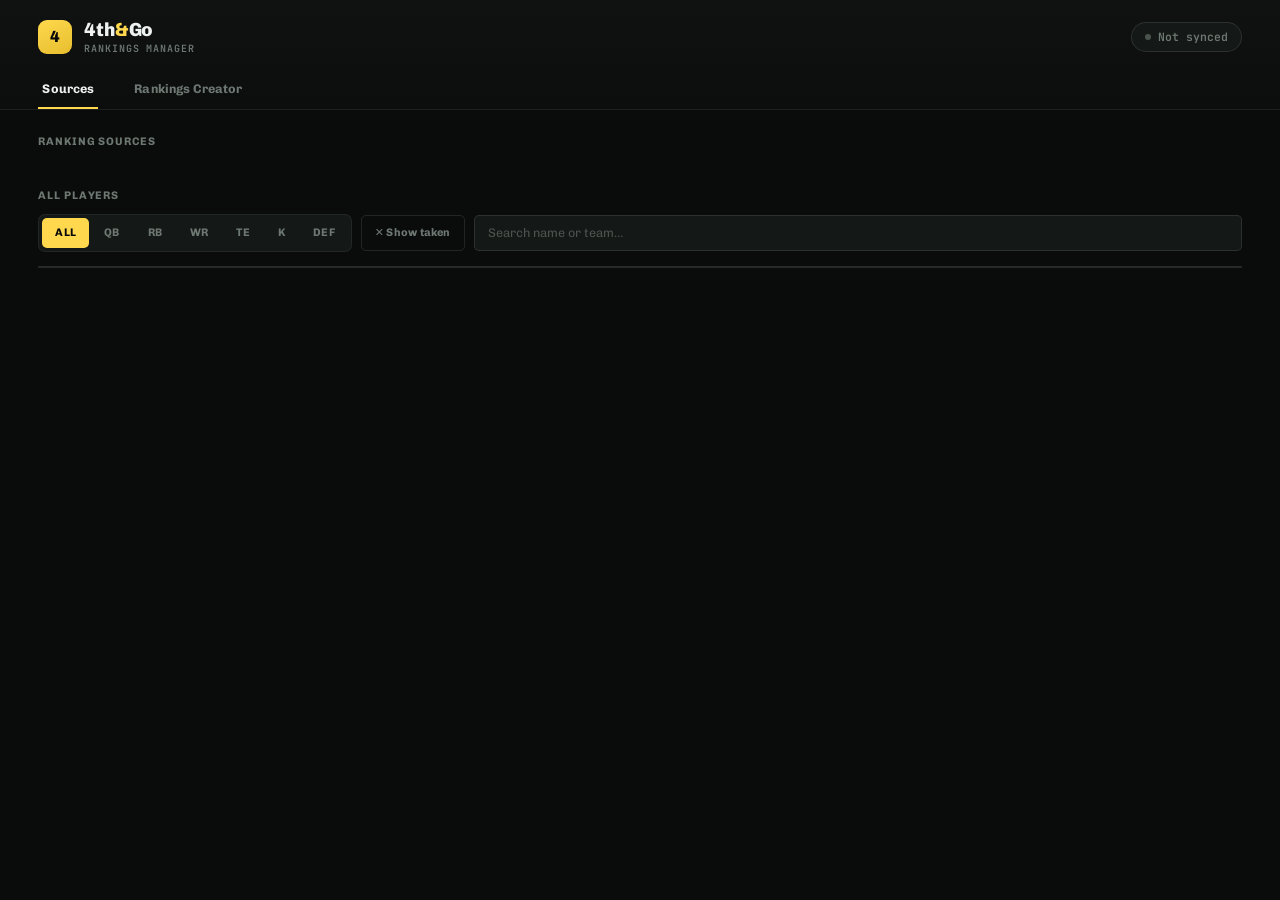
<file: rankings-manager.html>
<!DOCTYPE html>
<html>
<head>
<meta charset="utf-8">
<title>4th&amp;Go — Rankings Manager</title>
<!-- This page now runs the board window's own design system (redesigned
     2026-08-24 in panel.html), not the older "turf" theme theme.css still
     defines — see claude.md's "Rankings Manager full redesign" note. The
     token block below is the same one panel.html declares; component
     styles (buttons, chips, table rows, modals) are written fresh against
     those tokens rather than reskinning theme.css's old class names in
     place, since the two themes disagree on nearly everything (color,
     type, radius, spacing). theme.css is still linked underneath for the
     handful of very old rules (.mergeCandidate, .nearMergeMenu, .iconRow)
     this rewrite doesn't touch — everything it DOES touch is overridden
     below, later in the cascade. -->
<link rel="stylesheet" href="theme.css">
<link rel="stylesheet" href="https://fonts.googleapis.com/css2?family=Chivo:ital,wght@0,300;0,400;0,500;0,600;0,700;0,800;0,900;1,400&family=JetBrains+Mono:wght@400;500;600;700&display=swap">
<style>
:root {
  --ink-950:#070908; --ink-900:#0A0C0B; --ink-850:#0F1211; --ink-800:#141816; --ink-750:#191E1B;
  --ink-700:#1C211E; --ink-600:#262C28; --ink-500:#343B36; --ink-400:#4B534E; --ink-300:#6E7873;
  --ink-200:#9AA5A0; --ink-100:#C9D2CD; --ink-050:#EDF1EF; --white:#FFFFFF;
  --chalk-700:#8C6E00; --chalk-600:#E6BE2E; --chalk-500:#FFD84D; --chalk-400:#FFE580; --chalk-300:#FFF0B8;
  --chalk-a12:rgba(255,216,77,.12); --chalk-a24:rgba(255,216,77,.24); --chalk-a40:rgba(255,216,77,.40);
  --cyan-500:#22D3EE; --cyan-a12:rgba(34,211,238,.12);
  --green-500:#35D07F; --green-a12:rgba(53,208,127,.12);
  --red-500:#FF5A5A; --red-a12:rgba(255,90,90,.12);
  --orange-500:#FF8A3D; --orange-a12:rgba(255,138,61,.12);
  --violet-500:#A78BFA; --violet-a12:rgba(167,139,250,.12);
  --pos-qb:#F4527A; --pos-rb:#35D07F; --pos-wr:#22D3EE; --pos-te:#FF8A3D; --pos-flex:#FFD84D;
  --pos-qb-tint:rgba(244,82,122,.14); --pos-rb-tint:rgba(53,208,127,.14);
  --pos-wr-tint:rgba(34,211,238,.14); --pos-te-tint:rgba(255,138,61,.14);
  --pos-k:#A78BFA; --pos-def:#6E8CAE;
  --pos-k-tint:rgba(167,139,250,.14); --pos-def-tint:rgba(110,140,174,.14);
  /* Legacy POS_COLORS palette (shared.js) — an older gold/green/blue/pink
     scheme that predates the --pos-qb/rb/wr/te redesign above, still used
     for the stat-column headers/picker and the Best Picks position chip.
     Defined as its own var set (not touched/renamed here) so panel.html's
     light theme can override just these for text contrast without affecting
     --pos-qb/etc or this page, which stays dark-only and unaffected. */
  --legacy-pos-qb:#F5C242; --legacy-pos-rb:#5FCF8A; --legacy-pos-wr:#5FA8E8; --legacy-pos-te:#E88AC9;
  --legacy-pos-k:#A78BFA; --legacy-pos-def:#6E8CAE;
  --surface-app:var(--ink-900); --surface-panel:var(--ink-850); --surface-raised:var(--ink-800);
  --surface-row-hover:rgba(255,255,255,.04); --surface-sunken:var(--ink-950);
  --surface-scrim:rgba(7,9,8,.72); --surface-input:var(--ink-800);
  --text-primary:var(--ink-050); --text-secondary:var(--ink-200); --text-muted:var(--ink-300);
  --text-disabled:var(--ink-400); --text-accent:var(--chalk-500);
  --border-subtle:rgba(255,255,255,.06); --border-default:rgba(255,255,255,.10);
  --border-strong:rgba(255,255,255,.18); --border-accent:var(--chalk-a40);
  --accent:var(--chalk-500); --accent-hover:var(--chalk-400); --accent-press:var(--chalk-600);
  --accent-tint:var(--chalk-a12); --on-accent:var(--ink-950); --focus-ring:var(--chalk-a40);
  --font-display:"Chivo",system-ui,-apple-system,"Segoe UI",sans-serif;
  --font-body:"Chivo",system-ui,-apple-system,"Segoe UI",sans-serif;
  --font-mono:"JetBrains Mono",ui-monospace,"SF Mono",Menlo,monospace;
  --text-2xs:11px; --text-xs:12px; --text-sm:13px; --text-base:14px; --text-md:16px; --text-lg:18px; --text-xl:22px;
  --tracking-label:0.08em;
  --space-1:4px; --space-2:8px; --space-3:12px; --space-4:16px;
  --radius-xs:3px; --radius-sm:5px; --radius-md:7px; --radius-lg:10px; --radius-xl:14px; --radius-pill:999px;
  --edge-top:inset 0 1px 0 rgba(255,255,255,.06);
  --shadow-menu:0 16px 40px -12px rgba(0,0,0,.78),0 0 0 1px rgba(255,255,255,.08);
  --dur-fast:140ms; --dur-base:220ms; --ease-out:cubic-bezier(.2,.8,.24,1);
  /* ---- legacy theme.css variable NAMES, remapped to the tokens above ----
     theme.css and every old rule in this file (chip/pf/table/sheet/etc.)
     still reference --bg/--panel/--line/--text/--green/--gold/--red by
     name. Redeclaring them here (this :root comes after theme.css's own in
     the cascade, so it wins) recolors every one of those rules onto the
     board's palette without having to touch each rule individually. */
  --bg: var(--ink-900); --panel: var(--ink-850); --line: var(--border-subtle); --line2: var(--border-default);
  --text: var(--text-primary); --dim: var(--text-muted); --dim2: var(--text-secondary);
  --green: var(--chalk-500); --gold: var(--chalk-500); --red: var(--red-500);
}
* { box-sizing: border-box; }
body { background: var(--surface-app); color: var(--text-primary); font-family: var(--font-body); font-size: var(--text-sm); padding: 0 0 60px; }
button, input, select, textarea { font-family: var(--font-body); }
/* Full-bleed — this is a real full-tab surface with room to spare (unlike
   the board window, which stays narrower on purpose), and the Rankings
   Creator's data grid specifically wants every pixel it can get since its
   stat columns already need horizontal scroll on a merely-wide screen. A
   capped max-width here was just wasting the right half of a normal
   monitor. Side padding scales with viewport instead of a fixed px gutter,
   so it doesn't look cramped on a laptop or absurdly wide on an ultrawide. */
.wrap { width: 100%; margin: 0 auto; padding: 0 clamp(20px, 3vw, 56px); }
.shadow-card { box-shadow: inset 0 1px 0 rgba(255,255,255,.04), 0 12px 28px -16px rgba(0,0,0,.6); }

header {
  background: linear-gradient(180deg, var(--ink-850), var(--surface-app) 140%);
  border-bottom: 1px solid var(--border-subtle);
}
.headTop { display: flex; align-items: center; justify-content: space-between; gap: 20px; padding: 20px 0 0; }
.brandLockup { display: flex; align-items: center; gap: 12px; }
.brandMark { width: 34px; height: 34px; border-radius: 9px; background: linear-gradient(155deg, var(--chalk-500), var(--chalk-600)); display: flex; align-items: center; justify-content: center; font: 800 16px/1 var(--font-display); color: var(--ink-950); flex: none; }
.brandText h1 { font: 800 19px/1 var(--font-display); letter-spacing: -0.01em; margin: 0; color: var(--text-primary); }
.brandText h1 span { color: var(--accent); }
.brandText p { font: 600 10px/1 var(--font-mono); letter-spacing: 0.09em; color: var(--text-muted); margin: 5px 0 0; text-transform: uppercase; }
.syncPill { display: inline-flex; align-items: center; gap: 7px; height: 30px; padding: 0 13px; border-radius: var(--radius-pill); background: rgba(53,208,127,.10); border: 1px solid rgba(53,208,127,.28); font: 600 11.5px/1 var(--font-mono); color: var(--green-500); white-space: nowrap; }
.syncPill.off { background: var(--surface-input); border-color: var(--border-default); color: var(--text-muted); }
.syncPill .dot { width: 6px; height: 6px; border-radius: 99px; background: var(--green-500); box-shadow: 0 0 0 3px rgba(53,208,127,.18); flex: none; }
.syncPill.off .dot { background: var(--text-disabled); box-shadow: none; }
.headMeta { display: flex; align-items: center; gap: 22px; }
.headMetaCol { text-align: right; white-space: nowrap; }
.headMetaCol .k { font: 600 9.5px/1 var(--font-mono); letter-spacing: 0.08em; color: var(--text-disabled); text-transform: uppercase; }
.headMetaCol .v { font: 600 12.5px/1.3 var(--font-mono); color: var(--text-secondary); margin-top: 4px; }
.sub { font-size: var(--text-2xs); color: var(--text-muted); font-family: var(--font-mono); letter-spacing: 0.06em; margin-top: 3px; }

h2 { font: 700 11px/1 var(--font-body); letter-spacing: var(--tracking-label); text-transform: uppercase;
     color: var(--text-muted); margin: 0 0 13px; }
.sectionHead { display: flex; align-items: baseline; justify-content: space-between; margin-bottom: 13px; gap: 16px; }
.sectionHead h2 { margin: 0; }
.sectionHead .hint { font: 500 11.5px/1.4 var(--font-body); color: var(--text-disabled); }
.pageSection { margin-bottom: 30px; }
main.wrap { padding-top: 26px; padding-bottom: 64px; }

/* Full-app license lock (added 2026-08-26) — see panel.html for the twin
   implementation; covers this whole surface until a valid key unlocks it. */
.licenseLock { position: fixed; inset: 0; z-index: 500; background: var(--surface-base); display: flex; align-items: center; justify-content: center; }
.licenseLock[hidden] { display: none; }
.licenseLockCard { width: 320px; display: flex; flex-direction: column; gap: 12px; padding: 24px; border: 1px solid var(--border-default); border-radius: var(--radius-lg, 10px); background: var(--surface-raised); box-shadow: 0 12px 40px rgba(0,0,0,.3); }
.licenseLockCard h1, .licenseLockCard span:first-child { font: 700 22px var(--font-body); }
.licenseLockCopy { font: 500 12.5px/1.4 var(--font-body); color: var(--text-muted, var(--text-disabled)); margin: 0; }
.licenseLockCard input { padding: 9px 12px; border-radius: var(--radius-sm); border: 1px solid var(--border-default); background: var(--surface-input); color: var(--text-primary); }
.testStatus { font: 500 11px var(--font-body); color: var(--text-disabled); }
.testStatus.ok { color: var(--green); }
.testStatus.err { color: var(--red); }

button {
  background: var(--surface-input); color: var(--text-primary); border: 1px solid var(--border-default);
  border-radius: var(--radius-sm); font: 600 var(--text-xs)/1 var(--font-body); padding: 8px 13px; cursor: pointer;
  transition: border-color var(--dur-fast) var(--ease-out), background-color var(--dur-fast) var(--ease-out), transform var(--dur-fast) var(--ease-out);
}
button:hover { border-color: var(--border-strong); }
button:active { transform: scale(0.97); }
/* Chrome's default focus ring is a hard blue rectangle that clashes with
   every other accent in this app — replaced with the same soft chalk ring
   the board window uses, and only shown for keyboard focus (:focus-visible)
   so a plain mouse click doesn't light every button up. */
button, .pf, .topTabBtn, .chip, .crPosTab, .crBtn, #playerSearch, #crSearch, .crName, input, select, textarea {
  outline: none;
}
button:focus-visible, .pf:focus-visible, .topTabBtn:focus-visible, .chip:focus-visible,
.crPosTab:focus-visible, .crBtn:focus-visible {
  box-shadow: 0 0 0 3px var(--focus-ring);
}
button.alt { background: transparent; color: var(--text-secondary); }
button.alt:hover { color: var(--text-primary); border-color: var(--border-strong); }
#saveSrcBtn, #editSaveBtn { background: var(--accent); color: var(--on-accent); border-color: var(--accent); font-weight: 700; }
#saveSrcBtn:hover, #editSaveBtn:hover { background: var(--accent-hover); }
#confirmAction { background: var(--red-500); color: var(--ink-950); border-color: var(--red-500); font-weight: 700; }
#confirmAction:hover { background: #ff7373; }

/* ---- top-level tab bar (Sources / Rankings Creator) ---- */
.topTabs { display: flex; gap: 4px; padding: 18px 0 0; }
.topTabBtn {
  background: transparent; color: var(--text-muted); border: none; border-bottom: 2px solid transparent;
  padding: 11px 4px; margin-right: 28px; font: 700 12.5px/1 var(--font-body); letter-spacing: 0.01em;
  cursor: pointer; border-radius: 0;
}
.topTabBtn:hover { color: var(--text-secondary); }
.topTabBtn.active { color: var(--text-primary); border-bottom-color: var(--accent); }

/* ---- source chips ---- */
#sourceBar { display: flex; gap: 9px; flex-wrap: wrap; align-items: center; }
.toolRow { display: flex; gap: 8px; margin-left: auto; flex-wrap: wrap; }
.chip {
  display: inline-flex; align-items: center; gap: 9px; height: 38px; padding: 0 8px;
  border: 1px solid var(--border-default); border-radius: var(--radius-pill); background: var(--surface-panel);
  font: 600 12.5px/1 var(--font-body); cursor: pointer; color: var(--text-secondary);
  transition: border-color var(--dur-fast) var(--ease-out); box-shadow: inset 0 1px 0 rgba(255,255,255,.04), 0 8px 18px -14px rgba(0,0,0,.6);
}
.chip:hover { border-color: var(--border-strong); }
.chip .sw { width: 22px; height: 18px; border-radius: 5px; flex: none; display: flex; align-items: center; justify-content: center; font: 800 8px/1 var(--font-mono); color: var(--ink-950); }
.chip .sw img { width: 100%; height: 100%; object-fit: cover; border-radius: inherit; }
.chip.disabled { opacity: .42; }
.chip.solo { border-color: var(--accent); background: var(--accent-tint); color: var(--text-primary); }
.chip .x { color: var(--text-disabled); padding-left: 2px; }
.chip .x:hover { color: var(--red-500); }
.chip > span:not(.sw):not(.x):not(.edit-src) { color: var(--text-primary); font-weight: 600; }
.chip .ct { font: 600 10.5px/1 var(--font-mono); color: var(--text-disabled); }
.chip .edit-src:hover { color: var(--text-primary) !important; }
.chipAdd {
  display: inline-flex; align-items: center; gap: 7px; height: 38px; padding: 0 15px;
  border-radius: var(--radius-pill); border: 1px dashed var(--border-strong); color: var(--text-muted);
  font: 600 11.5px/1 var(--font-body); cursor: pointer; background: transparent;
}
.chipAdd:hover { color: var(--text-primary); border-color: var(--accent); }

/* ---- value/reach bar (Sleeper ADP vs. baseline ADP source) ---- */
.vbig { display: inline-flex; align-items: center; gap: 8px; font-family: var(--font-mono); justify-content: flex-end; width: 100%; }
.vbig-num { font-size: var(--text-2xs); font-weight: 700; width: 26px; text-align: right; flex: none; }
.vbig-track { position: relative; width: 84px; height: 12px; background: var(--ink-700); border-radius: var(--radius-xs); overflow: hidden; flex: none; }
.vbig-track::after { content: ""; position: absolute; left: 50%; top: 0; bottom: 0; width: 1px; background: var(--border-default); }
.vbig-fill { position: absolute; top: 0; bottom: 0; border-radius: var(--radius-xs); }
.vbig-empty { color: var(--text-disabled); font-size: var(--text-2xs); }

/* ---- filters ---- */
/* .filterRow/.searchBox are the reusable versions of what #filters/
   #playerSearch originally were — factored out so the Rankings Creator's
   own position-filter + search row (added later) looks identical instead
   of reinventing a second "row of filter controls" style. */
#filters, .filterRow { display: flex; gap: 9px; flex-wrap: wrap; align-items: center; margin-bottom: 14px; }
#playerSearch, .searchBox {
  flex: 1; min-width: 220px; height: 36px; background: var(--surface-input); border: 1px solid var(--border-default); border-radius: var(--radius-sm);
  color: var(--text-primary); padding: 0 13px; font-size: 12.5px; font-family: var(--font-body);
}
#playerSearch:focus, .searchBox:focus { outline: none; border-color: var(--border-accent); box-shadow: 0 0 0 3px var(--focus-ring); }
#playerSearch::placeholder, .searchBox::placeholder { color: var(--text-disabled); }
/* Segmented pill group — ALL/QB/RB/WR/TE (Sources) and the Creator's own
   position tabs share this exact look, matching the board's own segmented
   control component instead of a row of individually-bordered buttons. */
.segmented { display: inline-flex; padding: 3px; gap: 2px; background: var(--surface-input); border: 1px solid var(--border-subtle); border-radius: var(--radius-md); }
.pf {
  background: transparent; border: none; color: var(--text-muted); border-radius: var(--radius-sm);
  height: 30px; padding: 0 13px; font-size: 11px; font-weight: 700; letter-spacing: 0.02em; cursor: pointer;
  transition: color var(--dur-fast) var(--ease-out), background-color var(--dur-fast) var(--ease-out);
}
.pf:hover:not(.active) { color: var(--text-secondary); }
.pf.active { background: var(--accent); color: var(--on-accent); }
#takenToggle.pf { border: 1px solid var(--border-default); height: 36px; padding: 0 13px; background: transparent; }
#takenToggle.pf:hover { color: var(--text-secondary); border-color: var(--border-strong); }
#takenToggle.pf.active { background: var(--accent); color: var(--on-accent); border-color: var(--accent); }

/* ---- table / data grid ---- */
.tableWrap { overflow-x: auto; border: 1px solid var(--border-default); border-radius: var(--radius-lg); background: var(--surface-panel); box-shadow: inset 0 1px 0 rgba(255,255,255,.04), 0 12px 28px -16px rgba(0,0,0,.6); }
table { border-collapse: collapse; width: 100%; min-width: 900px; font-size: var(--text-xs); }
th {
  background: var(--surface-sunken); font: 700 9.5px/1 var(--font-body); letter-spacing: 0.08em; text-transform: uppercase;
  color: var(--text-muted); text-align: right; padding: 13px 15px; border-bottom: 1px solid var(--border-subtle);
  white-space: nowrap; position: sticky; top: 0; z-index: 1;
}
th.l, td.l { text-align: left; }
td { padding: 11px 15px; border-bottom: 1px solid var(--border-subtle); text-align: right; font-family: var(--font-mono); font-size: 12.5px; white-space: nowrap; color: var(--text-secondary); }
td.nm { font-family: var(--font-body); font-weight: 600; color: var(--text-primary); }
tr { border-left: 3px solid transparent; transition: background-color var(--dur-fast) var(--ease-out); }
tr[data-pos="QB"] { border-left-color: var(--pos-qb); } tr[data-pos="RB"] { border-left-color: var(--pos-rb); }
tr[data-pos="WR"] { border-left-color: var(--pos-wr); } tr[data-pos="TE"] { border-left-color: var(--pos-te); }
tr[data-pos="K"] { border-left-color: var(--pos-k); } tr[data-pos="DEF"] { border-left-color: var(--pos-def); }
tr.gone { opacity: .32; text-decoration: line-through; }
tr.mine { background: var(--accent-tint); }
tr.mine td.nm { color: var(--accent); }
tbody tr:last-child td { border-bottom: none; }
tr:hover { background: var(--surface-row-hover); }
.avatarNameRow { display: flex; align-items: center; gap: 11px; }
.posChip { display: inline-flex; align-items: center; justify-content: center; min-width: 30px; height: 20px; font-size: 10px; font-weight: 700; padding: 0 6px; border-radius: var(--radius-xs); border: 1px solid; font-family: var(--font-mono); }
.tierChip { display: inline-flex; align-items: center; justify-content: center; min-width: 24px; height: 20px; font-size: 10.5px; font-weight: 700; padding: 0 7px; border-radius: var(--radius-xs); color: var(--ink-950); font-family: var(--font-mono); }
.xbtn { cursor: pointer; color: var(--text-disabled); font-size: 13px; }
.xbtn:hover { color: var(--accent); }
.flagBtn { cursor: pointer; color: var(--text-disabled); padding: 0 2px; font-size: 13px; }
.flagBtn.fav.on { color: var(--accent); }
.flagBtn.avoid.on { color: var(--red-500); }
.flagBtn:not(.on):hover { color: var(--text-secondary); }
.flagMark { margin-right: 4px; }
.flagMark.fav { color: var(--accent); } .flagMark.avoid { color: var(--red-500); }
tr.favRow { background: var(--chalk-a12); }
tr.avoidRow { background: var(--red-a12); }
.gridFoot { padding: 10px 16px; font: 500 11px/1.4 var(--font-body); color: var(--text-disabled); border-top: 1px solid var(--border-subtle); background: var(--surface-sunken); }

/* ---- unmatched-players banner ---- */
.banner { display: flex; align-items: center; justify-content: space-between; gap: 16px; padding: 13px 16px; background: var(--red-a12); border: 1px solid rgba(255,90,90,.20); border-radius: var(--radius-md); cursor: pointer; }
.banner .l { display: flex; align-items: center; gap: 11px; min-width: 0; }
.banner .tag { font: 800 9.5px/1 var(--font-mono); letter-spacing: 0.08em; color: var(--red-500); background: rgba(255,90,90,.14); padding: 5px 8px; border-radius: 5px; flex: none; }
.banner .txt { font: 600 12px/1.4 var(--font-body); color: var(--text-secondary); overflow: hidden; text-overflow: ellipsis; white-space: nowrap; }
.banner .caret { color: var(--text-disabled); font-size: 11px; flex: none; }
/* Neutral variant for the Merged Players banner — this is an informational
   "here's what you've done" list, not a warning like Unmatched Players, so
   it shouldn't borrow that red tint. */
.banner.neutral { background: rgba(255,255,255,.05); border-color: var(--line2); }
.banner.neutral .tag { color: var(--text-secondary); background: rgba(255,255,255,.08); }
.bannerBody { padding: 14px 16px 4px; font-size: 11.5px; }

/* ---- modal ---- */
#modal, #confirmModal, #editModal, #mergeModal {
  position: fixed; inset: 0; background: var(--surface-scrim); display: none;
  align-items: center; justify-content: center; z-index: 100; padding: 20px;
}
#modal.open, #confirmModal.open, #editModal.open, #mergeModal.open { display: flex; }
#mergeCandidates { max-height: 280px; overflow: auto; margin-top: 10px; border: 1px solid var(--border-default); border-radius: var(--radius-md); }
#mergeCandidates .empty { padding: 14px; text-align: center; color: var(--text-muted); font-size: var(--text-xs); }
.mergeCandidate {
  display: flex; align-items: center; justify-content: space-between; gap: 10px;
  padding: 10px 12px; border-bottom: 1px solid var(--border-subtle); cursor: pointer; font-size: var(--text-xs);
}
.mergeCandidate:last-child { border-bottom: none; }
.mergeCandidate:hover { background: var(--surface-row-hover); }
.mergeCandidate .src { font-size: var(--text-2xs); color: var(--text-muted); font-family: var(--font-mono); text-align: right; white-space: nowrap; }
/* Right-click "merge near matches" menu on a player name in the main table —
   same floating-menu pattern as the board's favorite/avoid right-click menu. */
.nearMergeMenu {
  position: fixed; z-index: 150; background: var(--surface-raised); border: 1px solid var(--border-default); border-radius: var(--radius-md);
  padding: 10px; min-width: 240px; max-width: 320px;
  box-shadow: var(--shadow-menu); font-family: var(--font-body); font-size: var(--text-xs);
}
.nearMergeMenu .nmm-title { color: var(--text-muted); margin-bottom: 8px; line-height: 1.4; }
.nearMergeMenu .nmm-row { display: flex; align-items: center; gap: 6px; padding: 4px 0; }
.nearMergeMenu .nmm-row label { flex: 1; cursor: pointer; overflow: hidden; text-overflow: ellipsis; white-space: nowrap; }
.nearMergeMenu .nmm-src { color: var(--text-disabled); font-size: 10px; }
.nearMergeMenu .nmm-actions { display: flex; gap: 6px; margin-top: 8px; }
.nearMergeMenu button { all: unset; padding: 6px 10px; font-size: var(--text-2xs); border-radius: var(--radius-sm); cursor: pointer; }
.nearMergeMenu .nmm-merge { background: var(--accent); color: var(--on-accent); font-weight: 700; }
.nearMergeMenu .nmm-merge[disabled] { opacity: .4; cursor: default; }
.nearMergeMenu .nmm-cancel { color: var(--text-secondary); }
.iconRow { display: flex; align-items: center; gap: 10px; }
.iconPreview {
  width: 32px; height: 32px; border-radius: var(--radius-sm); background: var(--surface-input); flex: none;
  display: flex; align-items: center; justify-content: center; overflow: hidden;
}
.iconPreview img { width: 100%; height: 100%; object-fit: cover; }
#editIconClear { cursor: pointer; font-size: var(--text-2xs); color: var(--text-muted); font-family: var(--font-mono); }
#editIconClear:hover { color: var(--red-500); }
#editStatusLine { color: var(--text-muted); }
.sheet {
  background: var(--surface-panel); border: 1px solid var(--border-default); border-radius: var(--radius-xl);
  box-shadow: var(--edge-top), var(--shadow-menu);
  width: 100%; max-width: 620px; max-height: 88vh; overflow: auto; padding: 22px;
}
.sheet h3 { font-family: var(--font-display); font-weight: 700; font-size: var(--text-md); margin-bottom: 4px; color: var(--text-primary); }
.sheet p.hint { font-size: var(--text-xs); color: var(--text-muted); margin-bottom: 14px; line-height: 1.5; }
.sheet label { display: block; font: 600 var(--text-2xs)/1 var(--font-body); color: var(--text-muted); letter-spacing: 0.04em; margin: 14px 0 6px; text-transform: uppercase; }
.sheet label.checkRow {
  display: flex; align-items: flex-start; gap: 8px; text-transform: none; letter-spacing: normal;
  font-size: var(--text-xs); color: var(--text-primary); font-family: inherit; cursor: pointer;
}
.sheet label.checkRow input[type=checkbox] { margin-top: 2px; flex: none; }
.sheet #srcPositionOnlyHint { margin: 4px 0 0; }
.sheet input[type=text], .sheet textarea {
  width: 100%; background: var(--surface-input); border: 1px solid var(--border-default); border-radius: var(--radius-sm);
  color: var(--text-primary); padding: 9px 10px; font-family: var(--font-mono); font-size: var(--text-xs);
}
.sheet textarea { min-height: 190px; resize: vertical; line-height: 1.45; }
.sheet input:focus, .sheet textarea:focus { outline: none; border-color: var(--border-accent); box-shadow: 0 0 0 3px var(--focus-ring); }
.modalBtns { display: flex; gap: 8px; justify-content: flex-end; margin-top: 18px; }
#parseNote, #editParseNote { font-size: var(--text-xs); margin-top: 10px; font-family: var(--font-mono); line-height: 1.5; }
#parseNote.warn, #editParseNote.warn { color: var(--accent); }
#parseNote.err, #editParseNote.err { color: var(--red-500); }
#parseNote.ok, #editParseNote.ok { color: var(--green-500); }

.empty { color: var(--text-muted); text-align: center; padding: 34px; font-size: var(--text-xs); }
#toast {
  position: fixed; bottom: 18px; left: 50%; transform: translateX(-50%) translateY(120%);
  background: var(--accent); color: var(--on-accent); padding: 9px 18px; border-radius: var(--radius-sm);
  font-weight: 700; font-size: var(--text-xs); display: none; z-index: 200; font-family: var(--font-body);
  opacity: 0; transition: opacity .2s ease, transform .2s ease; box-shadow: var(--shadow-menu);
}
#toast.show { opacity: 1; transform: translateX(-50%) translateY(0); }
#toast.error { background: var(--red-500); color: var(--ink-950); }

/* ================================================================
   RANKINGS CREATOR — see claude.md "Rankings Creator" section.
   Deliberately NOT its own boxed/floating widget (that shipped in an
   earlier pass and was called out directly as looking bolted-on, out of
   place next to how the rest of the page flows) — the toolbar and position
   tabs sit flush on the page background exactly like the Sources tab's own
   #filters row, and only the actual data grid (rail + ranked list) gets a
   card treatment, via the SAME .tableWrap look the Sources tab's player
   table already uses. One shared "this is a data grid" visual language
   instead of a second, different "this is a whole embedded app" one.
   ================================================================ */
.crToolbar {
  display: flex; align-items: flex-end; gap: 0; background: var(--surface-panel); border: 1px solid var(--border-default);
  border-radius: var(--radius-lg); box-shadow: inset 0 1px 0 rgba(255,255,255,.04), 0 12px 28px -16px rgba(0,0,0,.6);
  padding: 16px 18px; flex-wrap: wrap; row-gap: 14px;
}
.toolGroup { display: flex; align-items: flex-end; gap: 10px; padding-right: 20px; margin-right: 20px; border-right: 1px solid var(--border-subtle); }
.toolGroup:last-of-type { border-right: none; margin-right: 0; padding-right: 0; }
.toolGroup.grow { flex: 1; }
.crFieldLabel { display: block; font: 700 9.5px/1 var(--font-mono); letter-spacing: .08em; color: var(--text-disabled); text-transform: uppercase; margin-bottom: 6px; }
  .crToolbar select {
    height: 34px; font: 600 12px/1 var(--font-body); background: var(--surface-input); color: var(--text-primary);
    border: 1px solid var(--border-default); border-radius: 5px; padding: 0 9px; cursor: pointer;
  }
  .crBtn {
    height: 34px; font: 600 12px/1 var(--font-body); padding: 0 13px; border-radius: 5px; border: 1px solid var(--border-default);
    background: var(--surface-input); color: var(--text-primary); cursor: pointer; transition: transform var(--dur-fast) var(--ease-out), border-color var(--dur-fast) var(--ease-out);
  }
  .crBtn:active { transform: scale(.97); }
  .crBtn:hover { border-color: var(--border-strong); }
  .crBtn.primary { background: var(--accent); color: var(--on-accent); border-color: var(--accent); font-weight: 700; }
  .crBtn.primary:hover { background: var(--accent-hover); }
  .crBtn.danger { color: var(--red-500); }
  .crBtn.danger:hover { border-color: var(--red-500); background: rgba(255,90,90,.08); }
  .crBtn.sm { height: 26px; padding: 0 10px; font-size: 11px; }
  /* Temporary undo affordance after a destructive "Reset from base" — real
     insurance instead of just a confirm dialog, since that action wipes
     every manual edit with no way back otherwise. Auto-hides itself; see
     CR_UNDO_TIMEOUT_MS in rankings-manager.js. */
  .crUndoBar {
    display: flex; align-items: center; gap: 12px; margin-top: 10px; padding: 8px 12px;
    background: var(--chalk-a12); border: 1px solid var(--chalk-a24); border-radius: var(--radius-sm);
    font: 500 12px/1 var(--font-body); color: var(--text-secondary);
  }
  .crName {
    height: 34px; font: 600 15px/1 var(--font-display); background: transparent; color: var(--text-primary); border: 1px solid transparent;
    border-radius: 5px; padding: 0 8px; min-width: 190px;
  }
  .crName:hover { border-color: var(--border-default); }
  .crName:focus { outline: none; border-color: var(--border-accent); box-shadow: 0 0 0 3px var(--focus-ring); }
  .crSpacer { flex: 1; }
  .crMetaStat { display: flex; flex-direction: column; gap: 3px; }
  .crMetaStat .k { font: 700 9.5px/1 var(--font-mono); letter-spacing: .07em; color: var(--text-disabled); text-transform: uppercase; }
  .crMetaStat .v { font: 700 15px/1 var(--font-mono); color: var(--text-primary); }
  .crMetaStat .v small { color: var(--text-muted); font-weight: 600; font-size: 11px; }

  .crPosTabs { margin-bottom: 14px; }
  .crPosTab {
    background: transparent; border: none; color: var(--text-muted); border-radius: var(--radius-sm);
    height: 30px; padding: 0 13px; font: 700 11px/1 var(--font-body); letter-spacing: .02em; cursor: pointer;
    transition: color var(--dur-fast) var(--ease-out), background-color var(--dur-fast) var(--ease-out);
  }
  .crPosTab:hover:not(.active) { color: var(--text-secondary); }
  .crPosTab.active { background: var(--accent); color: var(--on-accent); }
  .crPosTab.active[data-pos="QB"] { background: var(--pos-qb); color: var(--ink-950); }
  .crPosTab.active[data-pos="RB"] { background: var(--pos-rb); color: var(--ink-950); }
  .crPosTab.active[data-pos="WR"] { background: var(--pos-wr); color: var(--ink-950); }
  .crPosTab.active[data-pos="TE"] { background: var(--pos-te); color: var(--ink-950); }
  .crPosTab.active[data-pos="K"] { background: var(--pos-k); color: var(--ink-950); }
  .crPosTab.active[data-pos="DEF"] { background: var(--pos-def); color: var(--ink-950); }

  /* The actual data-grid card — same border/radius/background as the
     Sources tab's .tableWrap, so the two tabs read as one visual system. */
  .crGrid { border: 1px solid var(--border-default); border-radius: var(--radius-lg); background: var(--surface-panel); overflow: hidden; }
  .creatorBody { display: grid; grid-template-columns: 220px 1fr; min-height: 480px; }
  /* No max-height here either (see .crTableScroll above) — a CSS grid row's
     items stretch to match each other's height by default, so this now
     naturally matches however tall the ranked-list side ends up (which is
     "as tall as its content," since it no longer self-caps), and its own
     overflow-y:auto scrolls within THAT height rather than a hardcoded one. */
  .crRail { background: var(--surface-sunken); border-right: 1px solid var(--border-subtle); padding: 12px; overflow-y: auto; }
  .crRailLabel { font: 600 10px/1 var(--font-body); letter-spacing: .08em; text-transform: uppercase; color: var(--text-muted); margin: 0 0 8px; }
  .crPoolRow {
    display: flex; align-items: center; gap: 8px; padding: 5px 6px; border-radius: 5px; margin-bottom: 2px;
    cursor: grab; font-size: 12px; transition: background var(--dur-fast) var(--ease-out);
    touch-action: none; user-select: none;
  }
  .crPoolRow:hover { background: var(--surface-row-hover); }
  .crPoolRow .crName2 { flex: 1; color: var(--text-primary); overflow: hidden; text-overflow: ellipsis; white-space: nowrap; }
  .crPoolRow .crPosTag { font: 700 9px/1 var(--font-mono); padding: 2px 4px; border-radius: 3px; flex: none; }
  .crEmptyPool { color: var(--text-disabled); font-size: 11px; padding: 10px 4px; }
  /* Floating clone that follows the pointer 1:1 while dragging a pool
     player toward the list — see startPoolDrag in rankings-manager.js. */
  .crDragGhost { position: fixed; top: 0; left: 0; z-index: 200; pointer-events: none; background: var(--surface-raised); box-shadow: 0 14px 32px -10px rgba(0,0,0,.65), 0 0 0 1px var(--border-accent); transform: rotate(-1.2deg) scale(1.02); }

  /* Header (crStatHeadRow) + rows (crList) scroll together, horizontally, as
     ONE unit inside this wrapper — fixed the "stats get cut off with no way
     to see them" report: previously each row was a flex box with crRowMain
     at flex:1, so on a narrow viewport the browser just shrank/clipped the
     stat columns instead of scrolling to them. Rows now have a real
     deterministic total width (crRowMain gets a fixed basis instead of
     flex:1, see below) so the content can genuinely overflow and scroll
     instead of being crushed. */
  /* No vertical cap/inner scrollbar here on purpose — this used to be
     max-height:640px with its own overflow-y, which left a lot of dead
     space below it on any window taller than ~640px worth of rows (direct
     report: "there's still a lot of room on the bottom of the screen").
     The Sources tab's own player table has never had this problem because
     it was never given an inner scroll box — it just grows and the PAGE
     scrolls. Matching that here: this only scrolls horizontally (for the
     stat columns); vertical scrolling is the normal page scroll, so the
     grid actually uses the height it's given instead of stopping short. */
  /* Horizontal padding lives HERE, on the shared scroll container, not on
     .crListWrap alone — .crStatHeadRow sits outside .crListWrap (it's a
     sibling, not a child), so padding scoped to .crListWrap only shifted
     the rows and left the sticky header 16px out of step with them on any
     resize (the direct report: "stats column labels aren't lining up").
     Both the header and the rows are direct descendants of this scroll
     container, so padding set here applies identically to both. */
  .crTableScroll { overflow-x: auto; padding: 0 16px; }
  .crListWrap { padding: 0 0 40px; }
  .crListWrap.empty::before {
    content: "Drag players from the left to start ranking them — or click \"Reset from base\" above to load a starting order."; display: block;
    color: var(--text-disabled); font-size: 12px; padding: 40px 20px; text-align: center;
  }
  .crRow {
    display: flex; align-items: center; gap: 14px; padding: 8px 10px; border-radius: var(--radius-sm);
    background: var(--surface-raised); border: 1px solid var(--border-subtle); margin-bottom: 4px;
    width: max-content; min-width: 100%;
  }
  .crRow:hover { border-color: var(--border-default); }
  /* The dragged row itself: NO transition on transform (see startListDrag's
     comment) — it must track the pointer with zero added latency. Other
     rows making room get `.shifting`'s eased transition instead, added/
     removed only for the drag's duration so it can't leak into unrelated
     transform uses. */
  .crRow.grabbed { cursor: grabbing; box-shadow: 0 14px 32px -10px rgba(0,0,0,.65), 0 0 0 1px var(--border-accent); position: relative; }
  .crRow.grabbed.overRail { box-shadow: 0 14px 32px -10px rgba(0,0,0,.65), 0 0 0 1px rgba(255,90,90,.5); opacity: .6; }
  .crRow.shifting { transition: transform 180ms var(--ease-out); }
  .crRow.dropBefore { box-shadow: 0 -2px 0 0 var(--accent); }
  .crRow.dropAfter { box-shadow: 0 2px 0 0 var(--accent); }
  .crRow.selected { background: var(--surface-row-hover); border-color: var(--border-strong); }
  .crRow .crRank { font: 600 11px/1 var(--font-mono); color: var(--text-disabled); width: 22px; text-align: right; flex: none; }
  .crRow .crGrip { color: var(--text-disabled); font-size: 11px; flex: none; cursor: grab; touch-action: none; user-select: none; }
  .crRow .crGrip:active { cursor: grabbing; }
  /* One-click reorder — same affordance as the board's Sleeper-queue move
     buttons, added directly alongside drag-and-drop rather than instead of
     it (dragging still works; this is the easier option for a small nudge
     or for anyone who finds drag fiddly). */
  .crMoveBtns { display: flex; flex-direction: column; flex: none; }
  .crMoveBtn { width: 15px; height: 13px; display: flex; align-items: center; justify-content: center; background: transparent; border: none; padding: 0; cursor: pointer; color: var(--text-disabled); border-radius: 3px; font-size: 7px; line-height: 1; }
  .crMoveBtn:hover:not(:disabled) { background: var(--chalk-a12); color: var(--accent); }
  .crMoveBtn:disabled { opacity: .25; cursor: default; }
  .crStatHeadRow .crMoveBtns { width: 15px; visibility: hidden; }
  .crRowMain { display: flex; align-items: center; gap: 8px; flex: 0 0 240px; min-width: 0; }
  .crRowName { font-weight: 500; color: var(--text-primary); overflow: hidden; text-overflow: ellipsis; white-space: nowrap; min-width: 0; }
  .crRowName .crTeam { color: var(--text-muted); font-weight: 400; font-size: 11px; margin-left: 5px; }
  .crRowPos { font: 700 10px/20px var(--font-mono); width: 26px; height: 20px; text-align: center; border-radius: 4px; flex: none; }
  /* Same headshot/team-logo markup avatarHtml() (shared.js) already builds
     for the board window — CSS copied verbatim from panel.html since this
     tab doesn't otherwise link that stylesheet. */
  .avatarCircle { width: 24px; height: 24px; border-radius: 50%; flex: none; position: relative; display: flex; align-items: center; justify-content: center; font-family: var(--font-display); font-weight: 700; font-size: 9px; color: var(--text-primary); background: var(--surface-sunken); background-size: cover; background-position: center top; border: 1.5px solid var(--ink-500); }
  .avatarCircle.sm { width: 22px; height: 22px; font-size: 8.5px; }
  .avatarBadge { position: absolute; right: -3px; bottom: -3px; width: 12px; height: 12px; border-radius: 999px; background: var(--ink-700) center/cover no-repeat; border: 1.5px solid var(--surface-raised); font-family: var(--font-mono); font-size: 5.5px; font-weight: 800; color: var(--text-secondary); display: flex; align-items: center; justify-content: center; overflow: hidden; }
  .crRowRemove { color: var(--text-disabled); cursor: pointer; flex: none; padding: 2px 4px; font-size: 12px; }
  .crRowRemove:hover { color: var(--red-500); }

  .crStatBlock { flex: none; position: relative; height: 30px; }
  .crStatBlock .statGroup { position: absolute; top: 0; left: 0; width: 134px; height: 100%; display: flex; align-items: center; padding: 0 4px; }
  .crStatBlock .statGroup[data-pos]:not([data-pos="BASIC"]) { border-left: 1px solid var(--border-subtle); }
  .crStatBlock .statCol { width: 42px; flex: none; text-align: center; font-family: var(--font-mono); font-size: 11px; font-weight: 600; color: var(--text-primary); }
  .crStatBlock .statCol.empty { color: var(--text-disabled); font-weight: 400; }
  /* top:0 only (vertical sticky, matching the Sources tab's own `th`) —
     NOT left:0. A left value would make the header also stick horizontally,
     pinning it at the scroll container's left edge instead of scrolling
     WITH the stat columns during horizontal scroll, which would desync the
     labels from their columns the moment you scroll sideways. */
  .crStatHeadRow { display: flex; align-items: center; gap: 14px; padding: 13px 10px 11px; border-bottom: 1px solid var(--border-subtle); position: sticky; top: 0; background: var(--surface-panel); z-index: 2; width: max-content; min-width: 100%; }
  .crStatHeadRow .crRank { width: 22px; flex: none; } .crStatHeadRow .crGrip { width: 11px; flex: none; }
  /* MUST match .crRowMain's flex-basis exactly (both 240px) — this was
     `flex:1` here while rows used a fixed 240px, so the header's name
     column grew/shrank with window width while rows stayed put, throwing
     every stat column out of alignment with its header on any resize
     (direct report: "stats column labels aren't lining up as I resize the
     window"). Verify any future layout change here with
     getBoundingClientRect() on both a header label and a row value in the
     same column — same lesson as the board's own alignment history. */
  .crStatHeadRow .crRowMain { flex: 0 0 240px; }
  .crStatHeadRow .statHeadGroup { position: absolute; top: 0; left: 0; width: 134px; display: flex; align-items: center; padding: 0 4px; }
  .crStatHeadRow .statHeadCol { width: 42px; flex: none; text-align: center; font: 600 9.5px/1 var(--font-body); letter-spacing: .04em; color: var(--text-muted); cursor: default; }
  .crStatHeadRow .crStatBlock { height: 16px; }
  .crStatHeadRow .crRowRemove { visibility: hidden; }

  .crTierDivider { display: flex; align-items: center; gap: 12px; margin: 18px 0 9px; }
  .crTierDivider:first-child { margin-top: 2px; }
  .crTierDivider .crTline { flex: 1; height: 1px; background: var(--border-subtle); }
  .crTierLabel {
    font: 700 10.5px/1 var(--font-mono); letter-spacing: .04em; color: var(--text-secondary);
    white-space: nowrap; display: flex; align-items: center; gap: 7px;
  }
  .crTierLabel .crTierDot { width: 8px; height: 8px; border-radius: 50%; flex: none; }
  .crTierLabel .crTierMerge { color: var(--text-disabled); cursor: pointer; padding: 0 2px; }
  .crTierLabel .crTierMerge:hover { color: var(--red-500); }
  .crAddBreakGap { height: 8px; position: relative; margin: -2px 0; }
  .crAddBreakGap .crAddBreakLine { position: absolute; left: 0; right: 0; top: 50%; height: 1px; background: transparent; transition: background var(--dur-fast) var(--ease-out); }
  .crAddBreakGap .crAddBreakBtn {
    position: absolute; left: 50%; top: 50%; transform: translate(-50%,-50%) scale(.9); opacity: 0;
    font: 600 9px/1 var(--font-mono); color: var(--text-disabled); background: var(--surface-app);
    border: 1px dashed var(--border-strong); border-radius: 999px; padding: 3px 8px; cursor: pointer;
    transition: opacity var(--dur-fast) var(--ease-out), transform var(--dur-fast) var(--ease-out);
    white-space: nowrap;
  }
  .crAddBreakGap:hover .crAddBreakLine { background: var(--border-strong); }
  .crAddBreakGap:hover .crAddBreakBtn { opacity: 1; transform: translate(-50%,-50%) scale(1); }
  .crAddBreakGap .crAddBreakBtn:hover { color: var(--text-primary); border-color: var(--accent); }

  .crNote { background: var(--surface-input); border: 1px solid var(--border-subtle); border-radius: 7px; padding: 10px 12px; font-size: 11.5px; color: var(--text-secondary); margin: 0 16px 16px; }
</style>
</head>
<body>
  <!-- Full-app license lock — see panel.html/panel.js for the primary
       implementation notes. Duplicated here (not shared) since this is a
       plain script/HTML pair with no shared bootstrap; same isLicensed()/
       saveLicenseKey() functions from shared.js back both. -->
  <div id="licenseLock" class="licenseLock" hidden>
    <div class="licenseLockCard">
      <span class="brand2">4th<span>&amp;</span>Go</span>
      <p class="licenseLockCopy">A license key is required to use this extension. Purchase one, then enter it below to unlock the Rankings Manager.</p>
      <input id="lockLicenseInput" placeholder="XXXX-XXXX-XXXX-XXXX" autocomplete="off" />
      <button id="lockActivateBtn" class="btn">Activate</button>
      <span id="lockLicenseStatus" class="testStatus"></span>
    </div>
  </div>

  <header>
    <div class="wrap">
      <div class="headTop">
        <div class="brandLockup">
          <div class="brandMark">4</div>
          <div class="brandText">
            <h1>4th<span>&amp;</span>Go</h1>
            <p>Rankings Manager</p>
          </div>
        </div>
        <div class="headMeta">
          <span class="syncPill off" id="syncPill"><span class="dot"></span><span id="syncLine">Not synced</span></span>
        </div>
      </div>
      <nav class="topTabs">
        <button class="topTabBtn active" id="tabSourcesBtn" data-tab="sources">Sources</button>
        <button class="topTabBtn" id="tabCreatorBtn" data-tab="creator">Rankings Creator</button>
      </nav>
    </div>
  </header>

  <main class="wrap">
  <div id="sourcesTab">
    <div class="pageSection">
      <div class="sectionHead"><h2>Ranking sources</h2></div>
      <div id="sourceBar"></div>
    </div>

    <div class="pageSection">
      <div id="orphansSection" style="display:none">
        <div id="orphansHeader" class="banner">
          <div class="l">
            <span class="tag">Unmatched</span>
            <span class="txt" id="orphansCount"></span>
          </div>
          <span class="caret" id="orphansToggle">▾</span>
        </div>
        <div id="orphansList" class="bannerBody" style="display:none"></div>
      </div>
    </div>

    <!-- Possible duplicates (added 2026-08-27) — Unmatched above only ever
         catches a name that appears in EXACTLY ONE source (findOrphans). A
         real gap found live: two DIFFERENT sources can both independently
         abbreviate the same player the same way ("P. Nacua"), which looks
         fully corroborated to that detector, not a lone anomaly — so it
         never showed up in Unmatched at all, even though it's really a
         duplicate of "Puka Nacua" sitting in its own row. This is a
         dedicated detector for exactly that (findPossibleDuplicates,
         shared.js) — defaults open (unlike Unmatched/Merged) since this is
         actual board-correctness noise, not a rare safety net. -->
    <div class="pageSection">
      <div id="dupesSection" style="display:none">
        <div id="dupesHeader" class="banner">
          <div class="l">
            <span class="tag">Possible duplicates</span>
            <span class="txt" id="dupesCount"></span>
          </div>
          <span class="caret" id="dupesToggle">▾</span>
        </div>
        <div id="dupesList" class="bannerBody" style="display:none"></div>
      </div>
    </div>

    <!-- Merged players (added 2026-08-27) — there was no way to see or undo a
         merge once made (via the MERGE button above, or the right-click
         "merge near matches" menu on the table below) short of editing
         chrome.storage by hand. Same collapsible banner pattern as Unmatched
         above, for the same reason: a rare safety net, not something that
         needs to eat screen space by default. -->
    <div class="pageSection">
      <div id="mergedSection" style="display:none">
        <div id="mergedHeader" class="banner neutral">
          <div class="l">
            <span class="tag">Merged</span>
            <span class="txt" id="mergedCount"></span>
          </div>
          <span class="caret" id="mergedToggle">▸</span>
        </div>
        <div id="mergedList" class="bannerBody" style="display:none"></div>
      </div>
    </div>

    <div class="pageSection">
      <div class="sectionHead"><h2>All players</h2></div>
      <div id="filters">
        <div class="segmented">
          <button class="pf active" data-pos="ALL">ALL</button>
          <button class="pf" data-pos="QB">QB</button>
          <button class="pf" data-pos="RB">RB</button>
          <button class="pf" data-pos="WR">WR</button>
          <button class="pf" data-pos="TE">TE</button>
          <button class="pf" data-pos="K" data-kdst>K</button>
          <button class="pf" data-pos="DEF" data-kdst>DEF</button>
        </div>
        <button class="pf" id="takenToggle" title="Also show drafted players, crossed out, at the current position filter">✕ Show taken</button>
        <input type="text" id="playerSearch" placeholder="Search name or team…" />
      </div>
      <div class="tableWrap">
        <table id="tbl"></table>
      </div>
    </div>
  </div>

  <div id="creatorTab" style="display:none">
    <div class="pageSection">
      <div class="sectionHead"><h2>Custom board</h2></div>
      <div class="crToolbar">
        <div class="toolGroup">
          <div><span class="crFieldLabel">Board</span><select id="crBoardSelect" style="width:230px"></select></div>
          <div><span class="crFieldLabel">Name</span><input type="text" id="crBoardName" class="crName" placeholder="Board name" style="width:200px" /></div>
          <button class="crBtn" id="crNewBoardBtn">+ New</button>
          <button class="crBtn" id="crDuplicateBoardBtn">Duplicate</button>
          <button class="crBtn danger" id="crDeleteBoardBtn">Delete</button>
        </div>
        <div class="toolGroup">
          <div><span class="crFieldLabel">Base</span><select id="crBaseSelect" style="width:200px" title="Which source (or plain Sleeper ADP order) to reset this board's starting order from"></select></div>
          <button class="crBtn" id="crResetBaseBtn">Reset from base</button>
        </div>
        <div class="toolGroup">
          <div class="crMetaStat"><span class="k">Placed</span><span class="v" id="crBaseMeta">0</span></div>
        </div>
        <div class="toolGroup grow" style="justify-content:flex-end;">
          <button class="crBtn primary" id="crSaveBtn">Save to draft board</button>
        </div>
      </div>
      <div id="crUndoBar" class="crUndoBar" style="display:none">
        <span id="crUndoText"></span>
        <button class="crBtn sm" id="crUndoBtn">Undo</button>
      </div>
    </div>
    <div id="crEmptyState" class="crNote" style="display:none">No custom board yet — click "+ New" to start one.</div>
    <div id="crMain" style="display:none">
      <div class="pageSection">
      <div class="sectionHead">
        <h2>Ranked players</h2>
        <span class="hint">Filtering ranks within a position — it's the same combined list, so both stay in sync.</span>
      </div>
      <div class="filterRow">
        <div class="segmented crPosTabs" id="crPosTabs">
          <button class="crPosTab active" data-pos="ALL">All · Combined</button>
          <button class="crPosTab" data-pos="QB">QB</button>
          <button class="crPosTab" data-pos="RB">RB</button>
          <button class="crPosTab" data-pos="WR">WR</button>
          <button class="crPosTab" data-pos="TE">TE</button>
          <button class="crPosTab" data-pos="K" data-kdst>K</button>
          <button class="crPosTab" data-pos="DEF" data-kdst>DEF</button>
        </div>
        <input type="text" id="crSearch" class="searchBox" placeholder="Search all players…" />
      </div>
      <div class="crGrid">
        <div class="creatorBody">
          <div class="crRail">
            <div class="crRailLabel">Unplaced (<span id="crPoolCount">0</span>)</div>
            <div id="crPool"></div>
          </div>
          <div style="min-width:0">
            <div class="crTableScroll">
              <div class="crStatHeadRow">
                <span class="crRank"></span><span class="crMoveBtns"></span><span class="crGrip"></span>
                <span class="crRowMain"><span style="font:600 10px/1 var(--font-body);letter-spacing:.08em;text-transform:uppercase;color:var(--text-muted)">Player</span></span>
                <span class="crStatBlock" id="crStatHead"></span>
                <span class="crRowRemove">✕</span>
              </div>
              <div class="crListWrap" id="crListWrap">
                <div id="crList"></div>
              </div>
            </div>
          </div>
        </div>
      </div>
      <div class="crNote">Drag a player from the left rail to place them, drag within the list to reorder/re-tier. Hover the gap between two players and click the dashed pill to add a tier break; click a tier pill's ✕ to merge it into the tier above. Switch ALL/QB/RB/WR/TE/K/DEF above to rank within one position — it's the same combined list, just filtered, so your positional and overall rankings always stay in sync. "Save to draft board" writes this as a normal ranking source — it'll show up in the board window immediately, same as any imported CSV.</div>
      </div>
    </div>
  </div>
  </main>

  <div id="modal">
    <div class="sheet">
      <h3 id="modalTitle">Add a ranking source</h3>
      <p class="hint" id="modalHint"></p>
      <label>Source name</label>
      <input type="text" id="srcName" placeholder="e.g. FantasyPros ECR" />
      <label>Upload a CSV</label>
      <input type="file" id="srcFile" accept=".csv,.tsv,.txt" />
      <label>…or paste rows here</label>
      <textarea id="srcPaste" placeholder="Name,Team,Position,Tier,Rank&#10;Jahmyr Gibbs,DET,RB,1,1.25&#10;Bijan Robinson,ATL,RB,1,1.75"></textarea>
      <div id="parseNote"></div>
      <label class="checkRow" id="srcPositionOnlyRow">
        <input type="checkbox" id="srcPositionOnly" />
        Position-only source (Rank column is only meaningful within one position, e.g. "QB rank 3" — not comparable across positions)
      </label>
      <p class="hint" id="srcPositionOnlyHint">Won't affect blended rank or tier — shows up as its own reference column (its Tier value) instead.</p>
      <div class="modalBtns">
        <button class="alt" id="cancelBtn">CANCEL</button>
        <button id="saveSrcBtn">SAVE SOURCE</button>
      </div>
    </div>
  </div>

  <div id="editModal">
    <div class="sheet">
      <h3>Edit source</h3>
      <p class="hint" id="editStatusLine"></p>
      <label>Source name</label>
      <input type="text" id="editSrcName" />
      <label>Icon</label>
      <div class="iconRow">
        <div id="editIconPreview" class="iconPreview"></div>
        <input type="file" id="editIconFile" accept="image/*" />
        <span class="edit-src" id="editIconClear" title="Remove icon">✕ clear</span>
      </div>
      <label id="editCsvLabel">Replace with a new CSV (optional)</label>
      <input type="file" id="editSrcFile" accept=".csv,.tsv,.txt" />
      <div id="editParseNote"></div>
      <label class="checkRow" id="editPositionOnlyRow">
        <input type="checkbox" id="editPositionOnly" />
        Position-only source (Rank column is only meaningful within one position — not comparable across positions)
      </label>
      <p class="hint" id="editPositionOnlyHint">Won't affect blended rank or tier — shows up as its own reference column (its Tier value) instead.</p>
      <div class="modalBtns">
        <button class="alt" id="editCancelBtn">CANCEL</button>
        <button id="editSaveBtn">SAVE CHANGES</button>
      </div>
    </div>
  </div>

  <div id="mergeModal">
    <div class="sheet">
      <h3>Merge player</h3>
      <p class="hint" id="mergeHint"></p>
      <label>Search</label>
      <input type="text" id="mergeSearch" placeholder="Filter by name…" />
      <div id="mergeCandidates"></div>
      <div class="modalBtns">
        <button class="alt" id="mergeCancelBtn">CANCEL</button>
      </div>
    </div>
  </div>

  <div id="confirmModal">
    <div class="sheet">
      <h3 id="confirmTitle"></h3>
      <p id="confirmMessage"></p>
      <div class="modalBtns">
        <button class="alt" id="confirmCancel">CANCEL</button>
        <button id="confirmAction"></button>
      </div>
    </div>
  </div>

  <div id="toast"></div>

  <script src="rankings.js"></script>
  <script src="fp-rankings.js"></script>
  <script src="games-played-data.js"></script>
  <script src="shared.js"></script>
  <script src="rankings-manager.js"></script>
</body>
</html>
</file>
<file: theme.css>
/* ============================================================
   4th&Go — shared "turf" theme
   Linked by both panel.html and rankings-manager.html.

   Split out in the Stage 2 audit (batch 7) — before this, panel.html and
   rankings-manager.html each redefined the full color palette, button base
   styles, and filter-button styles by hand in separate <style> blocks, with
   no way to tell which differences between the two were deliberate sizing
   (the board window runs narrower than the manager's full-tab table, so
   some rules ARE meant to differ) and which were just drift nobody decided
   on — .flagMark's margin-right was 3px in one file and 4px in the other
   for no reason anyone could reconstruct.

   Only rules that were byte-for-byte identical across both files are here.
   Anything sized differently on purpose (button padding, #toast dimensions,
   .pf padding, .empty padding) stays in each page's own <style> block, where
   the difference is then visibly intentional rather than something a future
   edit might "fix" into matching by accident.
   ============================================================ */

:root {
  --bg: #0B0D08;
  --panel: #14170F;
  --line: #22251B;
  --line2: #2A2E22;
  --text: #E9E7DC;
  --dim: #5C6050;
  --dim2: #8A8E7C;
  --green: #5FCF8A;
  --gold: #F5C242;
  --red: #C97A6E;
  --orange: #D9924A;
  --violet: #9B8AC4;
}

* { box-sizing: border-box; margin: 0; }

body {
  background: var(--bg);
  color: var(--text);
  font-family: -apple-system, "Segoe UI", Inter, sans-serif;
  font-size: 13px;
}

button {
  background: var(--green); color: #0B0D08; border: none; border-radius: 4px;
  font-weight: 700; font-size: 11px; cursor: pointer;
  font-family: ui-monospace, monospace;
  /* padding is surface-specific (board buttons run smaller than the
     manager's) — set it in each page's own button rule, after this file
     loads, so the cascade lets it override just that one property. */
}
button:active { transform: scale(0.97); }
button.ghost { background: transparent; color: var(--red); border: 1px solid #4A3030; }
button.alt { background: transparent; color: var(--dim2); border: 1px solid var(--line2); }
button.alt:hover { color: var(--text); border-color: var(--dim2); }

/* Position/filter pill buttons (ALL/QB/RB/WR/TE, SHOW TAKEN). Padding and
   font-size are surface-specific — set in each page's own .pf rule. */
.pf:hover { color: var(--dim); border-color: var(--dim); }
.pf.active { background: var(--green); color: var(--bg); border-color: var(--green); }

/* Favorite/avoid marks next to a player's name (board rows, manager table). */
.flagMark.fav { color: var(--gold); }
.flagMark.avoid { color: var(--red); }

/* Injury status badge (Q/D/O/IR/etc) — see injuryBadge() in shared.js. The
   manager renders it with title="" (no data-tip hover infra here), so this
   is just the pill's own styling, no tooltip CSS needed. */
.injBadge { display: inline-flex; align-items: center; justify-content: center; height: 14px; min-width: 14px; padding: 0 4px; border-radius: 4px; font-family: ui-monospace, monospace; font-size: 9px; font-weight: 700; letter-spacing: .02em; text-transform: uppercase; border: 1px solid; cursor: default; }
.injBadge.t-q { background: rgba(245,194,66,.14); color: var(--gold); border-color: rgba(245,194,66,.35); }
.injBadge.t-d { background: rgba(217,146,74,.14); color: var(--orange); border-color: rgba(217,146,74,.35); }
.injBadge.t-o { background: rgba(201,122,110,.16); color: var(--red); border-color: rgba(201,122,110,.4); }
.injBadge.t-ir { background: rgba(201,122,110,.24); color: var(--red); border-color: rgba(201,122,110,.55); }
.injBadge.t-other { background: rgba(155,138,196,.16); color: var(--violet); border-color: rgba(155,138,196,.35); }

/* Toast notification show/error states — position, sizing and z-index are
   surface-specific (set in each page's own #toast rule). */
#toast.show { opacity: 1; transform: translateX(-50%) translateY(0); }
#toast.error { background: var(--red); }
</file>
